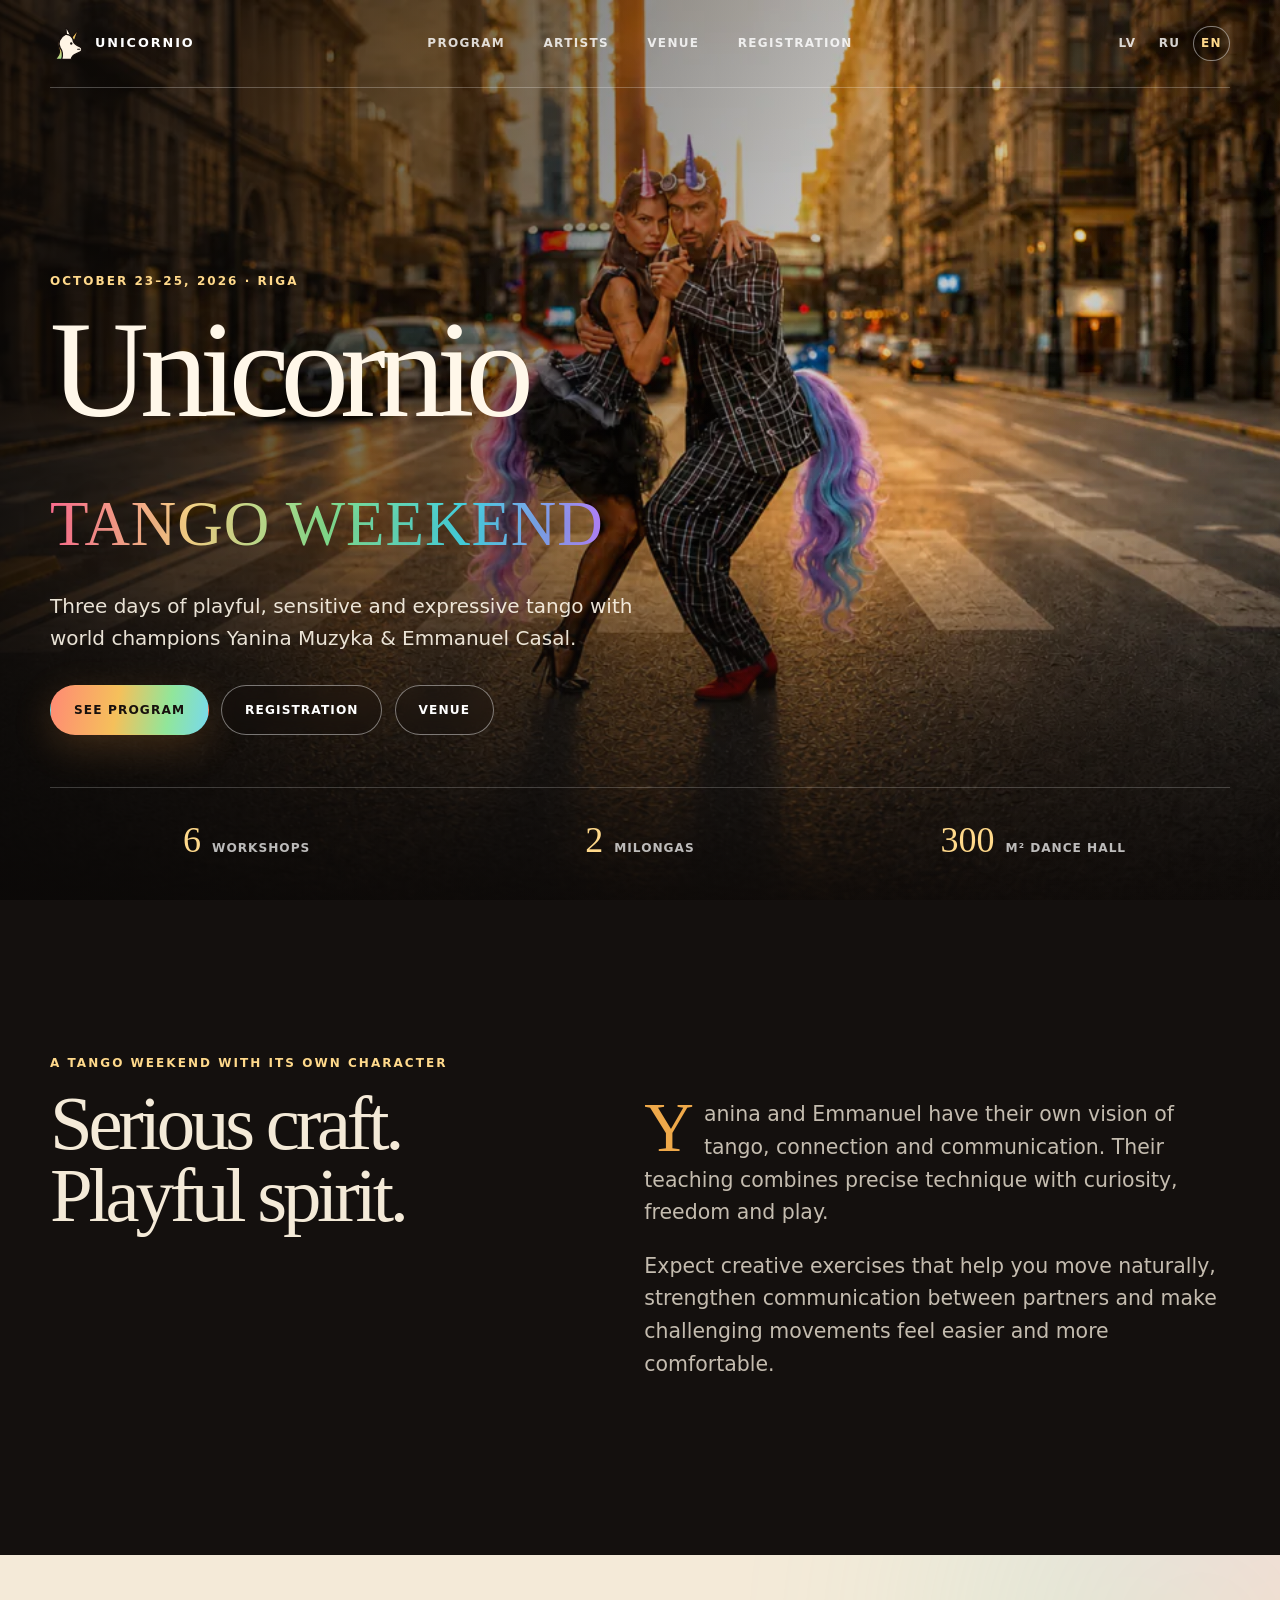
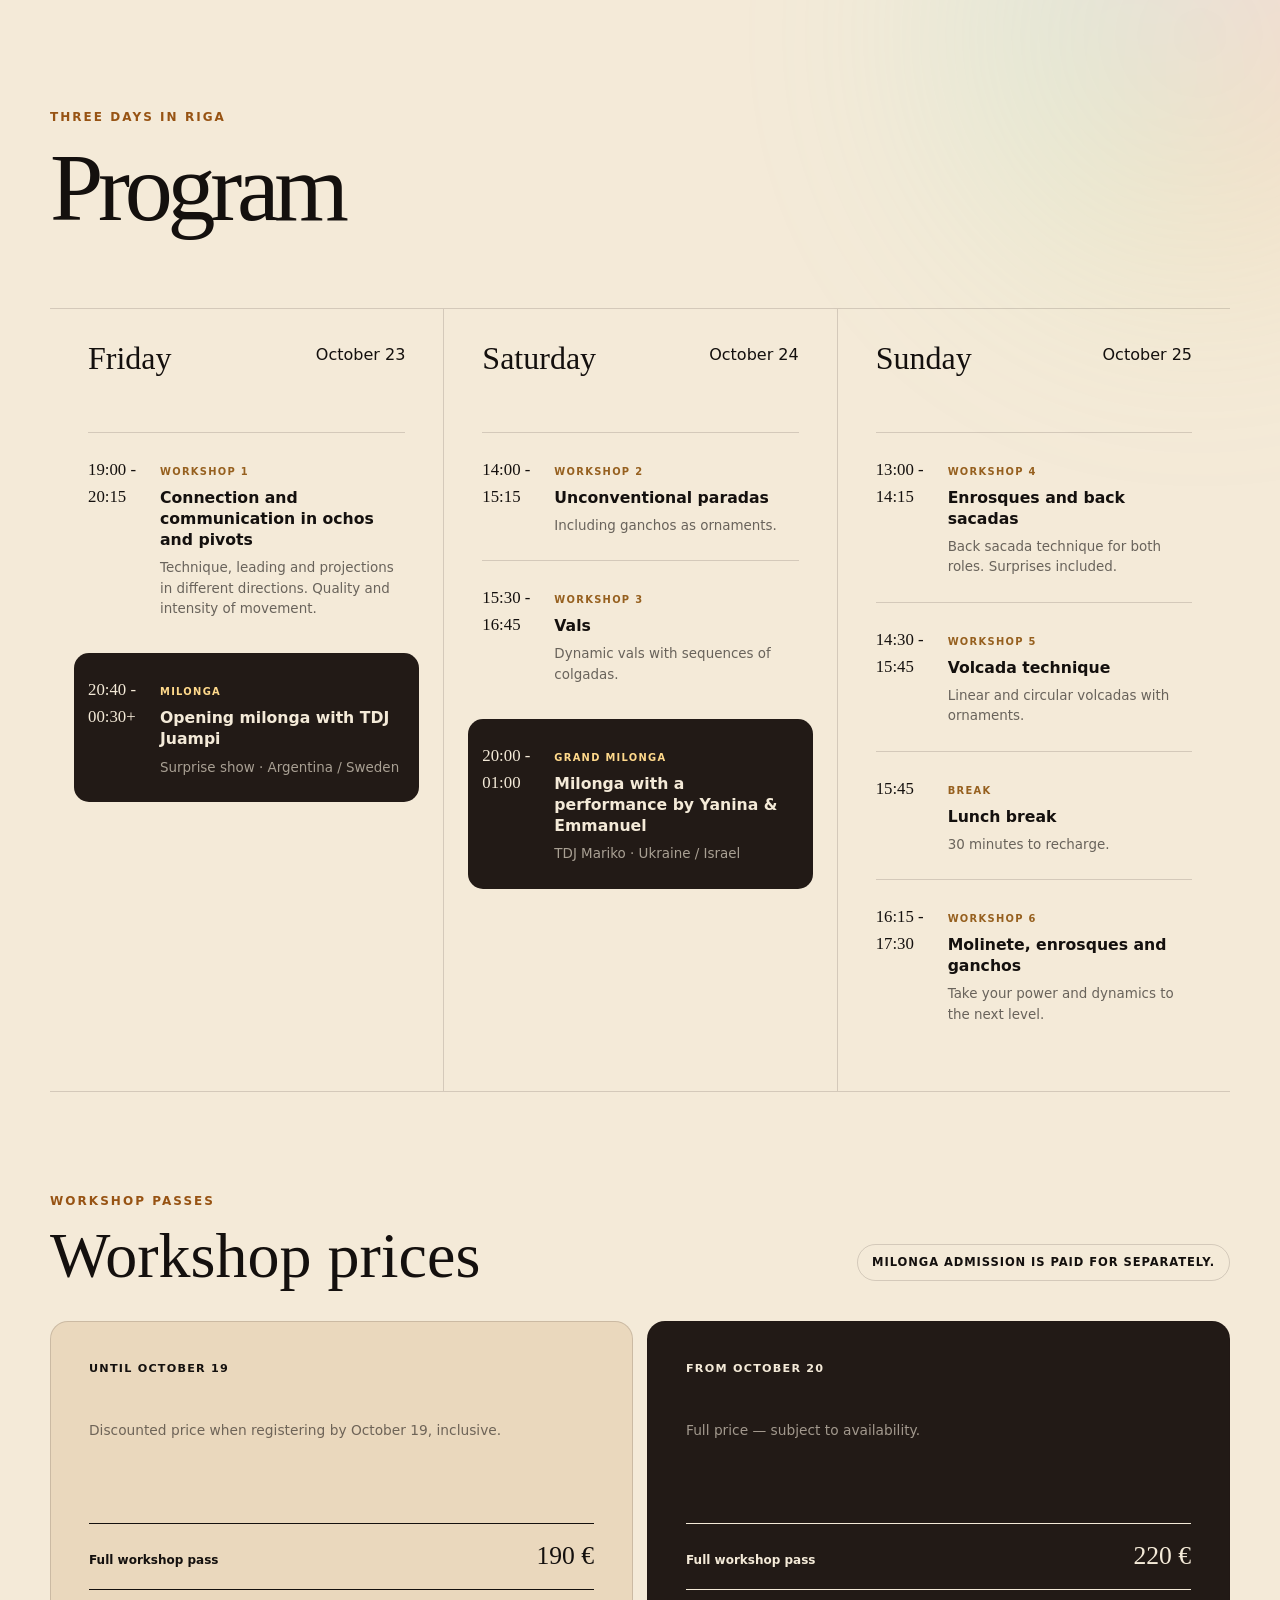
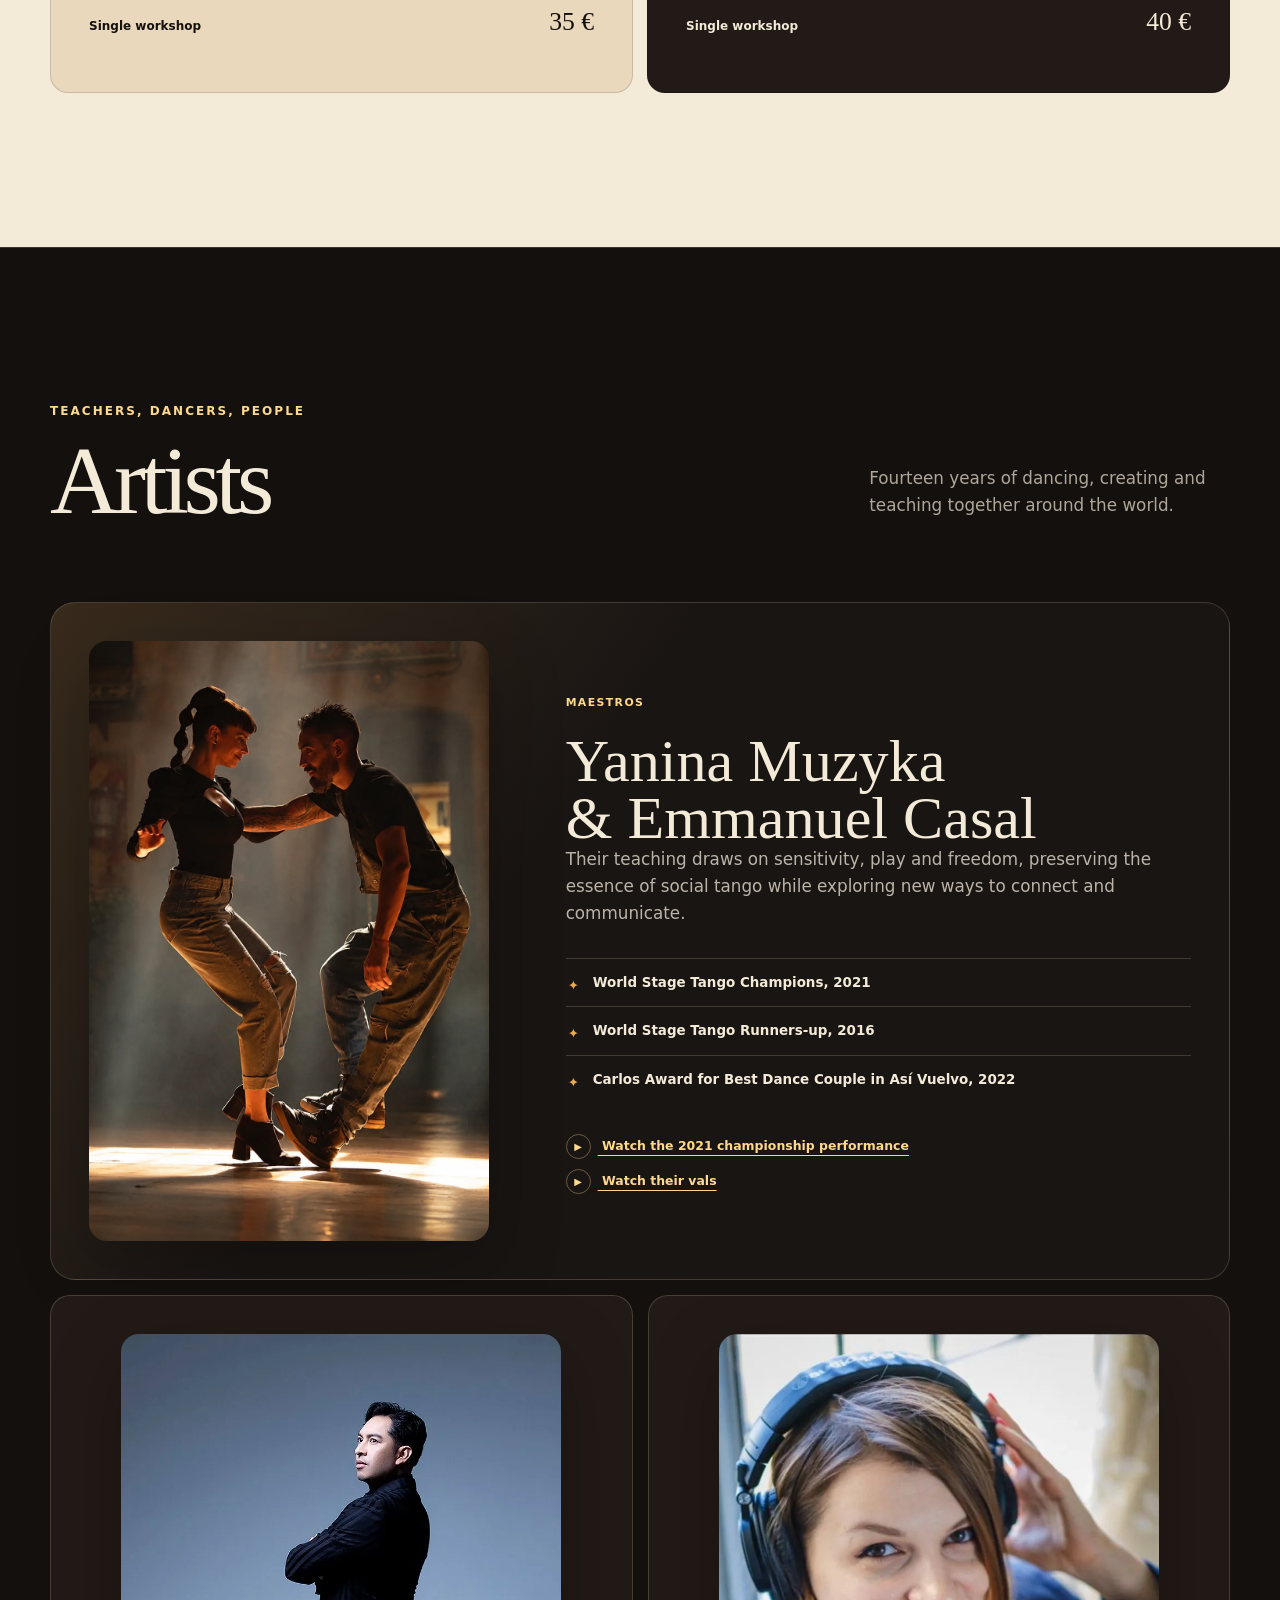
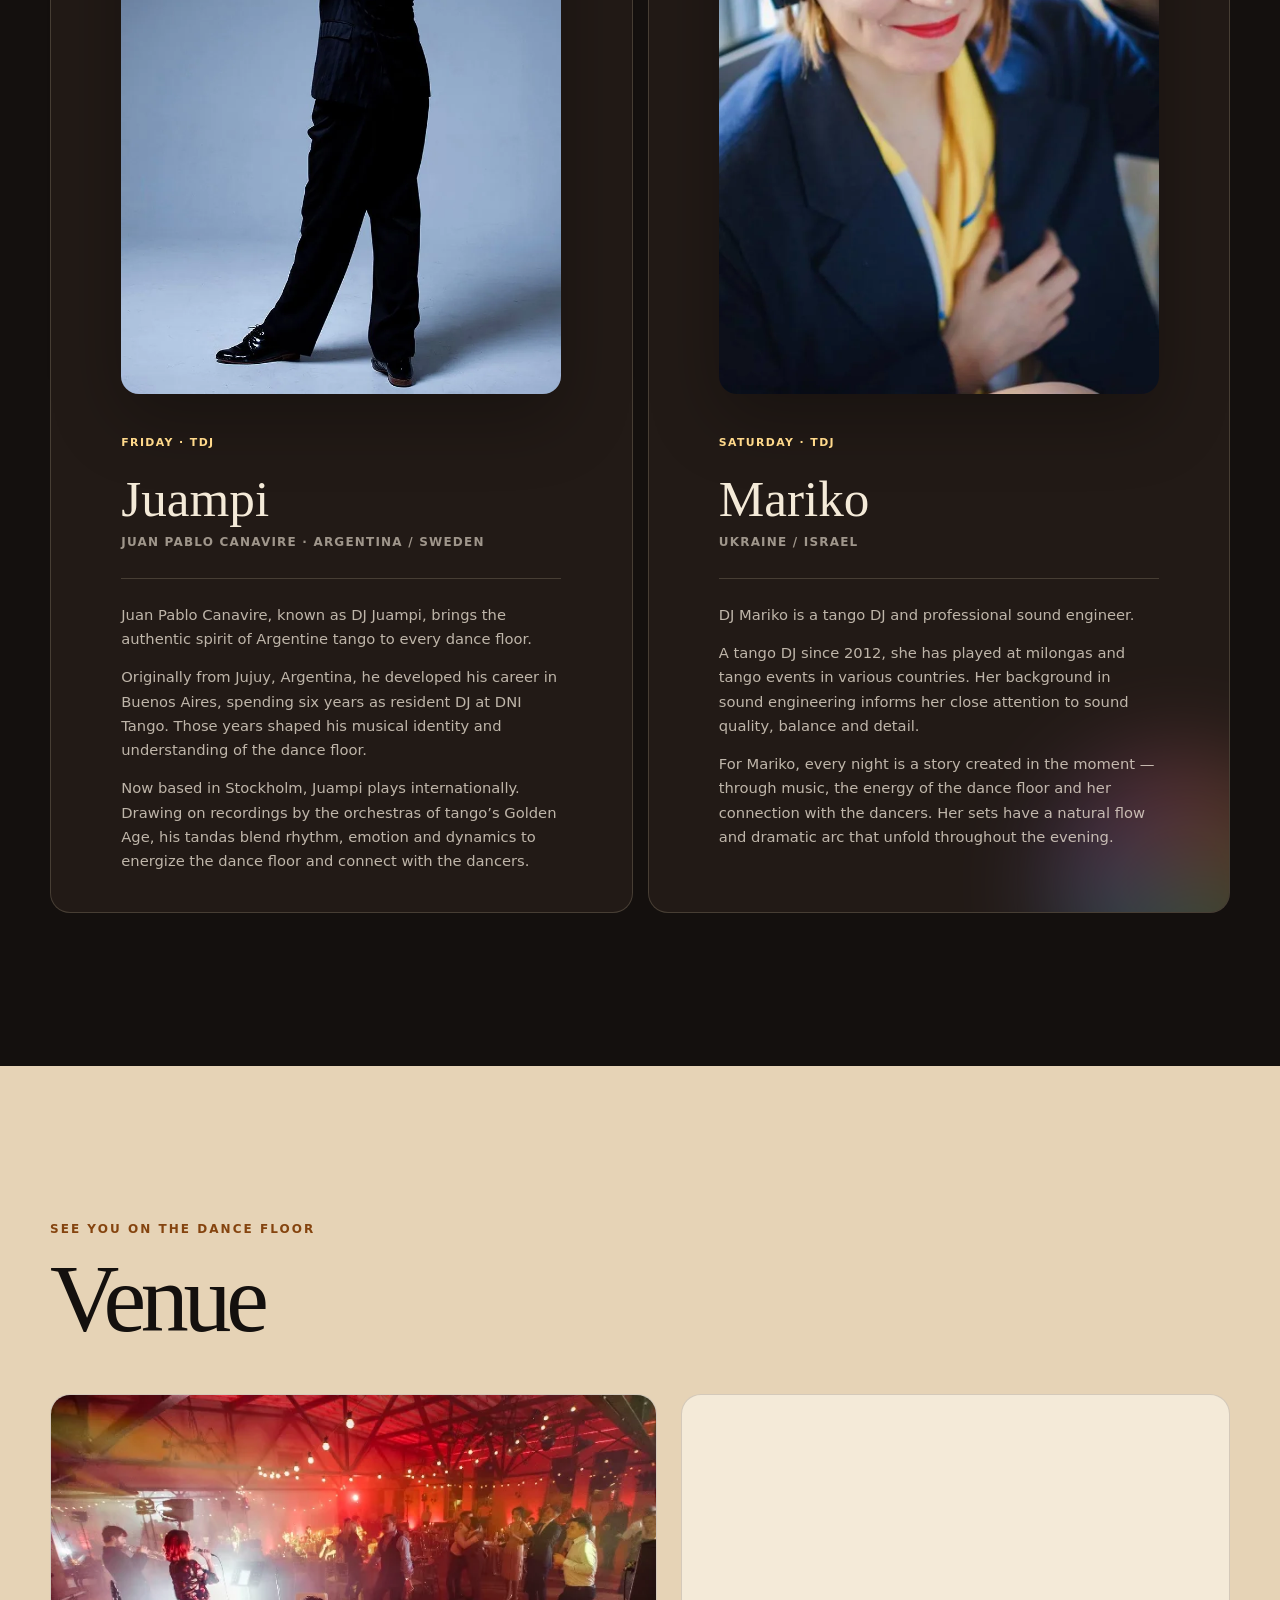
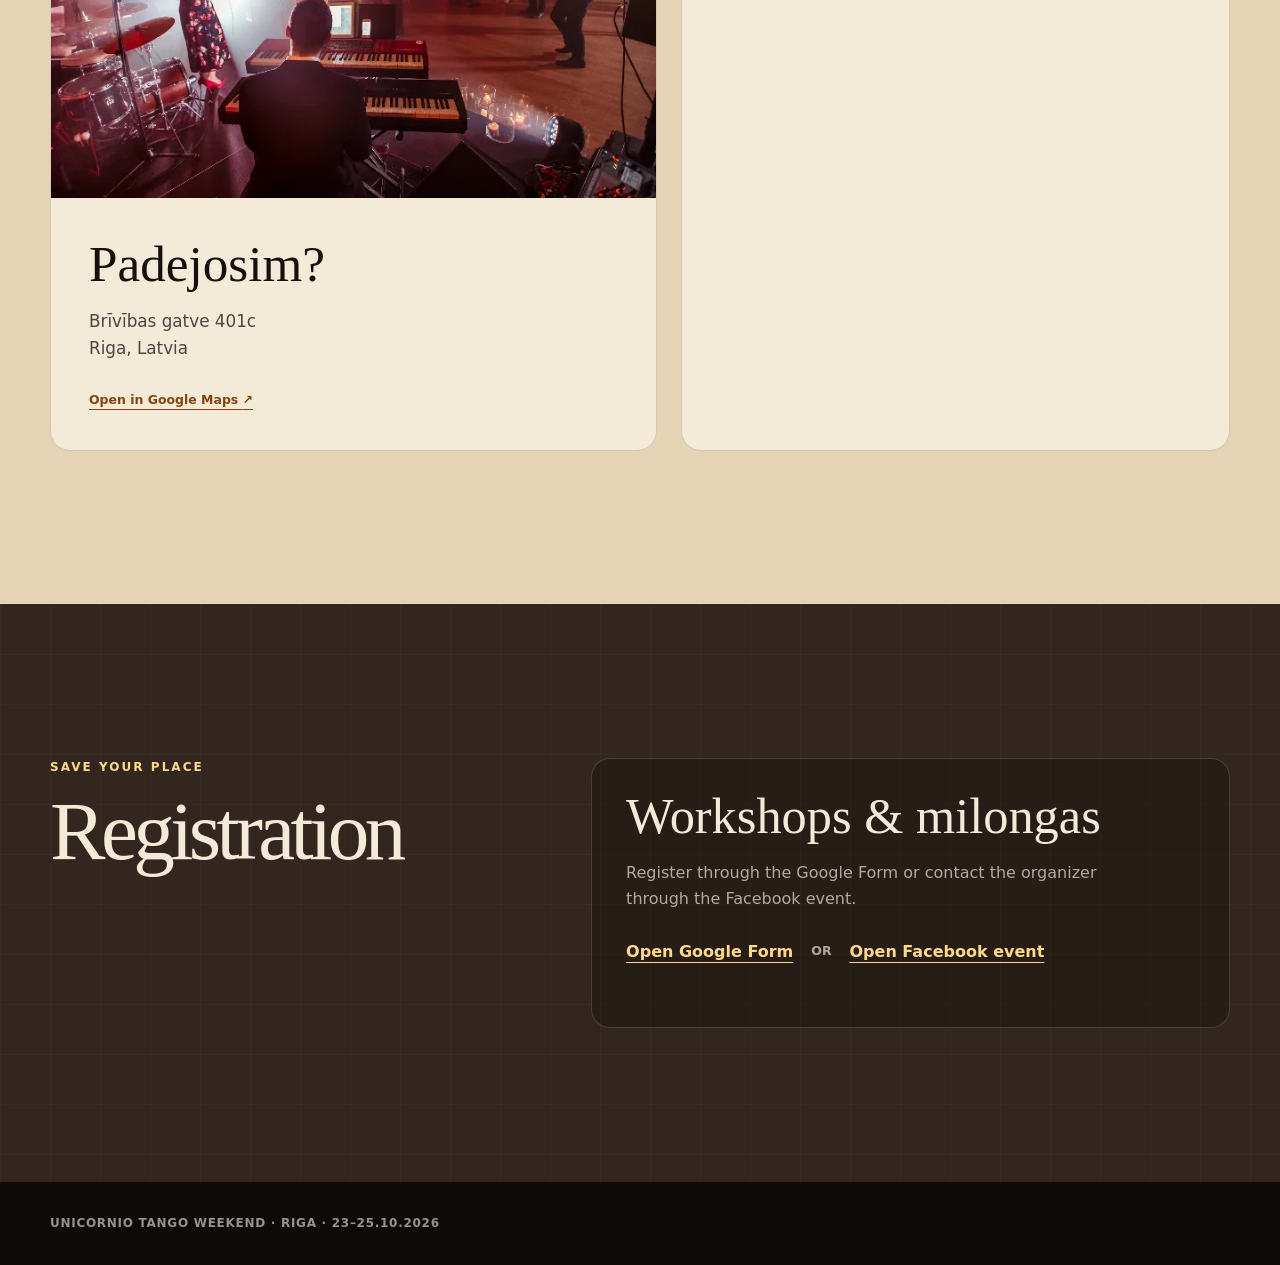
<file: index.html>
<!doctype html>
<html lang="en">
  <head>
    <meta charset="UTF-8" />
    <meta name="viewport" content="width=device-width, initial-scale=1.0" />
    <meta name="theme-color" content="#130f0d" />
    <meta name="description" content="Argentine tango workshops and milongas in Riga, October 23–25, 2026, with Yanina Muzyka and Emmanuel Casal." />
    <link rel="canonical" href="https://tangounicornio.lv/en/" />
    <link rel="alternate" hreflang="lv" href="https://tangounicornio.lv/lv/" />
    <link rel="alternate" hreflang="ru" href="https://tangounicornio.lv/ru/" />
    <link rel="alternate" hreflang="en" href="https://tangounicornio.lv/en/" />
    <link rel="alternate" hreflang="x-default" href="https://tangounicornio.lv/en/" />
    <meta property="og:type" content="website" />
    <meta property="og:title" content="Argentine Tango Weekend in Riga 2026 | Unicornio" />
    <meta property="og:description" content="Six workshops and two milongas — with a surprise show on Friday and a performance by Yanina &amp; Emmanuel on Saturday." />
    <meta property="og:image" content="/assets/unicornio-cover.png" />
    <title>Argentine Tango Weekend in Riga 2026 | Unicornio</title>
    <link rel="icon" href="/assets/favicon.svg" type="image/svg+xml" />
    <link rel="stylesheet" href="/styles.css" />
    <script type="application/ld+json">
{
  "@context": "https://schema.org",
  "@type": "Event",
  "name": "Unicornio Tango Weekend",
  "description": "Argentine tango workshops and milongas in Riga, October 23–25, 2026, with Yanina Muzyka and Emmanuel Casal.",
  "startDate": "2026-10-23T19:00:00+03:00",
  "endDate": "2026-10-25T17:30:00+02:00",
  "eventStatus": "https://schema.org/EventScheduled",
  "eventAttendanceMode": "https://schema.org/OfflineEventAttendanceMode",
  "inLanguage": "en",
  "url": "https://tangounicornio.lv/en/",
  "image": [
    "https://tangounicornio.lv/assets/unicornio-cover-1733.webp"
  ],
  "location": {
    "@type": "Place",
    "name": "Padejosim?",
    "hasMap": "https://www.google.com/maps/search/?api=1&query=Padejosim%3F%2C%20Br%C4%ABv%C4%ABbas%20gatve%20401c%2C%20R%C4%ABga%2C%20Latvia",
    "address": {
      "@type": "PostalAddress",
      "streetAddress": "Brīvības gatve 401c",
      "addressLocality": "Rīga",
      "addressCountry": "LV"
    }
  },
  "performer": [
    {
      "@type": "Person",
      "name": "Yanina Muzyka"
    },
    {
      "@type": "Person",
      "name": "Emmanuel Casal"
    }
  ],
  "offers": [
    {
      "@type": "Offer",
      "name": "Full workshop pass — Until October 19",
      "price": "190",
      "priceCurrency": "EUR",
      "availability": "https://schema.org/InStock",
      "validThrough": "2026-10-19T23:59:59+03:00",
      "url": "https://forms.gle/D3oBQXFUAZPL2CEC7"
    },
    {
      "@type": "Offer",
      "name": "Single workshop — Until October 19",
      "price": "35",
      "priceCurrency": "EUR",
      "availability": "https://schema.org/InStock",
      "validThrough": "2026-10-19T23:59:59+03:00",
      "url": "https://forms.gle/D3oBQXFUAZPL2CEC7"
    },
    {
      "@type": "Offer",
      "name": "Full workshop pass — From October 20",
      "price": "220",
      "priceCurrency": "EUR",
      "availability": "https://schema.org/InStock",
      "validFrom": "2026-10-20T00:00:00+03:00",
      "url": "https://forms.gle/D3oBQXFUAZPL2CEC7"
    },
    {
      "@type": "Offer",
      "name": "Single workshop — From October 20",
      "price": "40",
      "priceCurrency": "EUR",
      "availability": "https://schema.org/InStock",
      "validFrom": "2026-10-20T00:00:00+03:00",
      "url": "https://forms.gle/D3oBQXFUAZPL2CEC7"
    }
  ],
  "sameAs": "https://facebook.com/events/s/unicornio-tango-weekend/2858745324495593/"
}
    </script>
    <script src="/runtime.js" defer></script>
  </head>
  <body data-canonical-copy="en">
    <a class="skip-link" href="#main">Skip to content</a>

    <header class="site-header" id="top">
      <a class="brand" href="#top" aria-label="Unicornio Tango Weekend">
        <img class="brand-mark" src="/assets/favicon.svg" alt="" />
        <span>Unicornio</span>
      </a>

      <nav class="main-nav" aria-label="Main navigation">
        <a href="#program">Program</a>
        <a href="#artists">Artists</a>
        <a href="#venue">Venue</a>
        <a href="#registration">Registration</a>
      </nav>

      <nav class="language-picker" aria-label="Language">
        <a href="/lv/" lang="lv">LV</a>
        <a href="/ru/" lang="ru">RU</a>
        <a href="/en/" lang="en" class="active" aria-current="page">EN</a>
      </nav>
    </header>

    <main id="main">
      <section class="hero" aria-labelledby="hero-title">
        <div class="hero-image-wrap">
          <picture>
            <source
              type="image/webp"
              srcset="
                /assets/unicornio-cover-640.webp 640w,
                /assets/unicornio-cover-1280.webp 1280w,
                /assets/unicornio-cover-1733.webp 1733w
              "
              sizes="100vw"
            />
            <img
              class="hero-image"
              src="/assets/unicornio-cover.png"
              width="1733"
              height="907"
              fetchpriority="high"
              alt="Yanina Muzyka and Emmanuel Casal dancing tango in a Riga street surrounded by unicorn imagery"
            />
          </picture>
          <div class="hero-image-shade" aria-hidden="true"></div>
        </div>

        <div class="hero-content shell">
          <p class="eyebrow">October 23–25, 2026 · Riga</p>
          <h1 id="hero-title">Unicornio<br /><span>Tango Weekend</span></h1>
          <p class="hero-lead">Three days of playful, sensitive and expressive tango with world champions Yanina Muzyka &amp; Emmanuel Casal.</p>
          <div class="hero-actions">
            <a class="button button-primary" href="#program">See program</a>
            <a class="button button-ghost" href="#registration">Registration</a>
            <a class="button button-ghost" href="#venue">Venue</a>
          </div>
        </div>

        <div class="hero-facts shell" aria-label="Event highlights">
          <div><strong>6</strong><span>workshops</span></div>
          <div><strong>2</strong><span>milongas</span></div>
          <div><strong>300</strong><span>m² dance hall</span></div>
        </div>
      </section>

      <section class="intro section shell">
        <div class="section-heading intro-heading">
          <p class="eyebrow">A tango weekend with its own character</p>
          <h2>Serious craft. Playful spirit.</h2>
        </div>
        <div class="intro-copy">
          <p>Yanina and Emmanuel have their own vision of tango, connection and communication. Their teaching combines precise technique with curiosity, freedom and play.</p>
          <p>Expect creative exercises that help you move naturally, strengthen communication between partners and make challenging movements feel easier and more comfortable.</p>
        </div>
      </section>

      <section class="section program-section" id="program">
        <div class="shell">
          <div class="section-heading split-heading">
            <div>
              <p class="eyebrow">Three days in Riga</p>
              <h2>Program</h2>
            </div>
          </div>

          <div class="schedule">
              <article class="day">
                <header class="day-header">
                  <h3>Friday</h3>
                  <time datetime="2026-10-23">October 23</time>
                </header>

                <div class="event-item">
                  <time class="event-time" datetime="2026-10-23T19:00:00+03:00">19:00 - 20:15</time>
                  <div class="event-copy">
                    <span>Workshop 1</span>
                    <h4>Connection and communication in ochos and pivots</h4>
                    <p>Technique, leading and projections in different directions. Quality and intensity of movement.</p>
                  </div>
                </div>
                <div class="event-item milonga">
                  <time class="event-time" datetime="2026-10-23T20:40:00+03:00">20:40 - 00:30+</time>
                  <div class="event-copy">
                    <span>Milonga</span>
                    <h4>Opening milonga with TDJ Juampi</h4>
                    <p>Surprise show · Argentina / Sweden</p>
                  </div>
                </div>
              </article>
              <article class="day">
                <header class="day-header">
                  <h3>Saturday</h3>
                  <time datetime="2026-10-24">October 24</time>
                </header>

                <div class="event-item">
                  <time class="event-time" datetime="2026-10-24T14:00:00+03:00">14:00 - 15:15</time>
                  <div class="event-copy">
                    <span>Workshop 2</span>
                    <h4>Unconventional paradas</h4>
                    <p>Including ganchos as ornaments.</p>
                  </div>
                </div>
                <div class="event-item">
                  <time class="event-time" datetime="2026-10-24T15:30:00+03:00">15:30 - 16:45</time>
                  <div class="event-copy">
                    <span>Workshop 3</span>
                    <h4>Vals</h4>
                    <p>Dynamic vals with sequences of colgadas.</p>
                  </div>
                </div>
                <div class="event-item milonga">
                  <time class="event-time" datetime="2026-10-24T20:00:00+03:00">20:00 - 01:00</time>
                  <div class="event-copy">
                    <span>Grand Milonga</span>
                    <h4>Milonga with a performance by Yanina &amp; Emmanuel</h4>
                    <p>TDJ Mariko · Ukraine / Israel</p>
                  </div>
                </div>
              </article>
              <article class="day">
                <header class="day-header">
                  <h3>Sunday</h3>
                  <time datetime="2026-10-25">October 25</time>
                </header>

                <div class="event-item">
                  <time class="event-time" datetime="2026-10-25T13:00:00+02:00">13:00 - 14:15</time>
                  <div class="event-copy">
                    <span>Workshop 4</span>
                    <h4>Enrosques and back sacadas</h4>
                    <p>Back sacada technique for both roles. Surprises included.</p>
                  </div>
                </div>
                <div class="event-item">
                  <time class="event-time" datetime="2026-10-25T14:30:00+02:00">14:30 - 15:45</time>
                  <div class="event-copy">
                    <span>Workshop 5</span>
                    <h4>Volcada technique</h4>
                    <p>Linear and circular volcadas with ornaments.</p>
                  </div>
                </div>
                <div class="event-item">
                  <time class="event-time" datetime="2026-10-25T15:45:00+02:00">15:45</time>
                  <div class="event-copy">
                    <span>Break</span>
                    <h4>Lunch break</h4>
                    <p>30 minutes to recharge.</p>
                  </div>
                </div>
                <div class="event-item">
                  <time class="event-time" datetime="2026-10-25T16:15:00+02:00">16:15 - 17:30</time>
                  <div class="event-copy">
                    <span>Workshop 6</span>
                    <h4>Molinete, enrosques and ganchos</h4>
                    <p>Take your power and dynamics to the next level.</p>
                  </div>
                </div>
              </article>
          </div>

          <div class="pricing-header">
            <div>
              <p class="eyebrow">Workshop passes</p>
              <h3>Workshop prices</h3>
            </div>
            <p class="notice">Milonga admission is paid for separately.</p>
          </div>
          <div class="pricing-grid">
            <article class="price-card">
              <span class="price-period">Until October 19</span>
              <p>Discounted price when registering by October 19, inclusive.</p>
              <div class="price-row"><span>Full workshop pass</span><strong>190 €</strong></div>
              <div class="price-row"><span>Single workshop</span><strong>35 €</strong></div>
            </article>
            <article class="price-card">
              <span class="price-period">From October 20</span>
              <p>Full price — subject to availability.</p>
              <div class="price-row"><span>Full workshop pass</span><strong>220 €</strong></div>
              <div class="price-row"><span>Single workshop</span><strong>40 €</strong></div>
            </article>
          </div>
        </div>
      </section>

      <section class="section artists-section" id="artists">
        <div class="shell">
          <div class="section-heading split-heading">
            <div>
              <p class="eyebrow">Teachers, dancers, people</p>
              <h2>Artists</h2>
            </div>
            <p>Fourteen years of dancing, creating and teaching together around the world.</p>
          </div>

          <article class="maestros-card">
            <div class="maestros-photo">
              <img src="/assets/yanina-emmanuel-teachers.webp" width="1024" height="1536" loading="lazy" decoding="async" alt="Yanina Muzyka and Emmanuel Casal dancing together" />
            </div>
            <div class="maestros-content">
              <div class="maestros-title">
                <span>Maestros</span>
                <h3>Yanina Muzyka<br />&amp; Emmanuel Casal</h3>
              </div>
              <div class="maestros-copy">
                <p>Their teaching draws on sensitivity, play and freedom, preserving the essence of social tango while exploring new ways to connect and communicate.</p>
                <ul class="achievements">
                  <li>World Stage Tango Champions, 2021</li>
                  <li>World Stage Tango Runners-up, 2016</li>
                  <li>Carlos Award for Best Dance Couple in Así Vuelvo, 2022</li>
                </ul>
                <div class="video-links">
                  <a href="https://youtu.be/jiVx8VYluPM" target="_blank" rel="noreferrer">
                    <span aria-hidden="true">▶</span>
                    <span>Watch the 2021 championship performance</span>
                  </a>
                  <a href="https://www.youtube.com/watch?v=4IIaq4v3_SM" target="_blank" rel="noreferrer">
                    <span aria-hidden="true">▶</span>
                    <span>Watch their vals</span>
                  </a>
                </div>
              </div>
            </div>
          </article>

          <div class="dj-grid">
            <article class="dj-card dj-card-with-photo">
              <div class="dj-photo">
                <img src="/assets/juampi-tdj.webp" width="800" height="1200" loading="lazy" decoding="async" alt="Portrait of Juampi" />
              </div>
              <div class="dj-card-content">
                <span>Friday · TDJ</span>
                <h3>Juampi</h3>
                <p>Juan Pablo Canavire · Argentina / Sweden</p>
                <div class="dj-bio">
                  <p>Juan Pablo Canavire, known as DJ Juampi, brings the authentic spirit of Argentine tango to every dance floor.</p>
                  <p>Originally from Jujuy, Argentina, he developed his career in Buenos Aires, spending six years as resident DJ at DNI Tango. Those years shaped his musical identity and understanding of the dance floor.</p>
                  <p>Now based in Stockholm, Juampi plays internationally. Drawing on recordings by the orchestras of tango’s Golden Age, his tandas blend rhythm, emotion and dynamics to energize the dance floor and connect with the dancers.</p>
                </div>
              </div>
            </article>
            <article class="dj-card dj-card-with-photo rainbow-card">
              <div class="dj-photo">
                <img src="/assets/mariko-tdj.webp" width="800" height="1200" loading="lazy" decoding="async" alt="Portrait of Mariko" />
              </div>
              <div class="dj-card-content">
                <span>Saturday · TDJ</span>
                <h3>Mariko</h3>
                <p>Ukraine / Israel</p>
                <div class="dj-bio">
                  <p>DJ Mariko is a tango DJ and professional sound engineer.</p>
                  <p>A tango DJ since 2012, she has played at milongas and tango events in various countries. Her background in sound engineering informs her close attention to sound quality, balance and detail.</p>
                  <p>For Mariko, every night is a story created in the moment — through music, the energy of the dance floor and her connection with the dancers. Her sets have a natural flow and dramatic arc that unfold throughout the evening.</p>
                </div>
              </div>
            </article>
          </div>
        </div>
      </section>

      <section class="section venue-section" id="venue" aria-labelledby="venue-title">
        <div class="shell">
          <div class="section-heading">
            <p class="eyebrow">See you on the dance floor</p>
            <h2 id="venue-title">Venue</h2>
          </div>

          <div class="venue-grid">
            <article class="venue-card">
              <img class="venue-photo" src="/assets/padejosim-venue.webp" width="680" height="453" loading="lazy" decoding="async" alt="An evening of dancing and live music at Padejosim?" />
              <div class="venue-details">
                <h3>Padejosim?</h3>
                <p class="venue-address">Brīvības gatve 401c<br />Riga, Latvia</p>
                <a class="text-link" href="https://www.google.com/maps/search/?api=1&amp;query=Padejosim%3F%2C%20Br%C4%ABv%C4%ABbas%20gatve%20401c%2C%20R%C4%ABga%2C%20Latvia" target="_blank" rel="noreferrer">Open in Google Maps <span aria-hidden="true">↗</span></a>
              </div>
            </article>
            <div class="venue-map">
              <iframe src="https://www.google.com/maps?q=Padejosim%3F%2C%20Br%C4%ABv%C4%ABbas%20gatve%20401c%2C%20R%C4%ABga%2C%20Latvia&amp;z=16&amp;output=embed&amp;hl=en" width="600" height="450" loading="lazy" referrerpolicy="no-referrer-when-downgrade" title="Map: Padejosim?, Brīvības gatve 401c, Riga" allowfullscreen></iframe>
            </div>
          </div>
        </div>
      </section>

      <section class="section registration-section" id="registration">
        <div class="shell registration-shell">
          <div class="section-heading">
            <p class="eyebrow">Save your place</p>
            <h2>Registration</h2>
          </div>

          <div class="registration-grid">
            <article class="registration-card">
              <h3>Workshops &amp; milongas</h3>
              <p>Register through the Google Form or contact the organizer through the Facebook event.</p>
              <div class="registration-actions">
                <a class="text-link" href="https://forms.gle/D3oBQXFUAZPL2CEC7" target="_blank" rel="noreferrer">
                  <span>Open Google Form</span>
                </a>
                <span class="registration-or">or</span>
                <a class="text-link" href="https://facebook.com/events/s/unicornio-tango-weekend/2858745324495593/" target="_blank" rel="noreferrer">Open Facebook event</a>
              </div>
            </article>
          </div>
        </div>
      </section>
    </main>

    <footer class="site-footer">
      <div class="shell footer-inner">
        <p>Unicornio Tango Weekend · Riga · 23–25.10.2026</p>
      </div>
    </footer>

    <a class="back-to-top" id="back-to-top" href="#top" aria-hidden="true" tabindex="-1">Back to top ↑</a>
    <div class="scroll-unicorn" aria-hidden="true">
      <div class="scroll-unicorn-racer">
        <span class="unicorn-trail"></span>
        <svg xmlns="http://www.w3.org/2000/svg" viewBox="0 0 160 112" aria-hidden="true" focusable="false">
  <defs>
    <linearGradient id="scroll-unicorn-rainbow" x1="0%" y1="0%" x2="100%" y2="100%">
      <stop offset="0" stop-color="#ff8a74" />
      <stop offset="0.42" stop-color="#f5c05b" />
      <stop offset="0.74" stop-color="#91e69a" />
      <stop offset="1" stop-color="#78d9ee" />
    </linearGradient>
  </defs>
  <g class="unicorn-gallop" stroke="#17100d" stroke-width="2.5" stroke-linecap="round" stroke-linejoin="round">
    <g class="unicorn-tail">
      <path d="M42 54C26 43 16 52 8 45c1 14 14 17 20 15-7 10-14 13-24 12 9 11 25 11 33 1 5-7 7-13 5-19Z" fill="url(#scroll-unicorn-rainbow)" />
      <path d="M12 71c10-1 16-7 20-13" fill="none" stroke-width="1.5" />
    </g>
    <g class="unicorn-leg unicorn-leg--rear-far">
      <path d="M49 66c8 3 13 9 14 15l-4 15 3 5h-9l-3-6 5-13-13-9Z" fill="#e5d9c8" />
      <path d="m52 95 7 1 3 5h-9Z" fill="#17100d" />
    </g>
    <g class="unicorn-leg unicorn-leg--front-far">
      <path d="M100 65c7 1 12 8 11 15l-12 11-2 8h-9l4-12 10-11-7-7Z" fill="#e5d9c8" />
      <path d="m90 94 8 1-1 4h-9Z" fill="#17100d" />
    </g>
    <g class="unicorn-body">
      <path d="M107 14C96 18 91 29 96 40c3 8-2 13-7 19h23c2-8 0-16-5-22-5-8-5-15 3-21Z" fill="url(#scroll-unicorn-rainbow)" />
      <path d="m109 18-1-13c0-2 2-2 3 0l7 13Z" fill="#fff5e5" />
      <path d="m118 21 13-17-7 22Z" fill="url(#scroll-unicorn-rainbow)" />
      <path d="M108 14c8-1 13 5 14 13 1 4 5 7 12 10 5 2 5 7 1 10l-9 4c-6 2-9 6-11 12-2 8-6 15-15 16-14 1-29-3-44 0-14 4-24-5-21-18 2-11 13-16 26-14l28 3c3-7 6-10 8-12-5-8-1-19 11-24Z" fill="#fff5e5" />
      <path d="M45 54c7-4 15-4 23-2M106 52c-3 5-4 9-3 14" fill="none" stroke="#dcc9ad" stroke-width="2" />
      <circle cx="118" cy="30" r="2.2" fill="#17100d" stroke="none" />
      <path d="M130 41h4" fill="none" stroke-width="2" />
      <path d="m119 19 7-9" fill="none" stroke="#fff5e5" stroke-width="1.5" />
      <path d="m110 10 3 7" fill="none" stroke="#e3b3a9" stroke-width="1.5" />
    </g>
    <g class="unicorn-leg unicorn-leg--rear-near">
      <path d="M48 67c1 7-3 11-9 15l-11 8h-9l3-6 13-10 4-9Z" fill="#fff5e5" />
      <path d="m21 85 8 1-1 4h-9Z" fill="#17100d" />
      <path d="M40 74c2-1 4-1 6-1" fill="none" stroke="#dcc9ad" stroke-width="1.5" />
    </g>
    <g class="unicorn-leg unicorn-leg--front-near">
      <path d="M106 65c5 3 6 9 11 14l12 6 4 6h-10l-12-7c-7-4-10-9-11-16Z" fill="#fff5e5" />
      <path d="m125 85 4 0 4 6h-10Z" fill="#17100d" />
      <path d="M106 72c1 3 3 6 5 8" fill="none" stroke="#dcc9ad" stroke-width="1.5" />
    </g>
  </g>
</svg>
      </div>
    </div>
  </body>
</html>
</file>
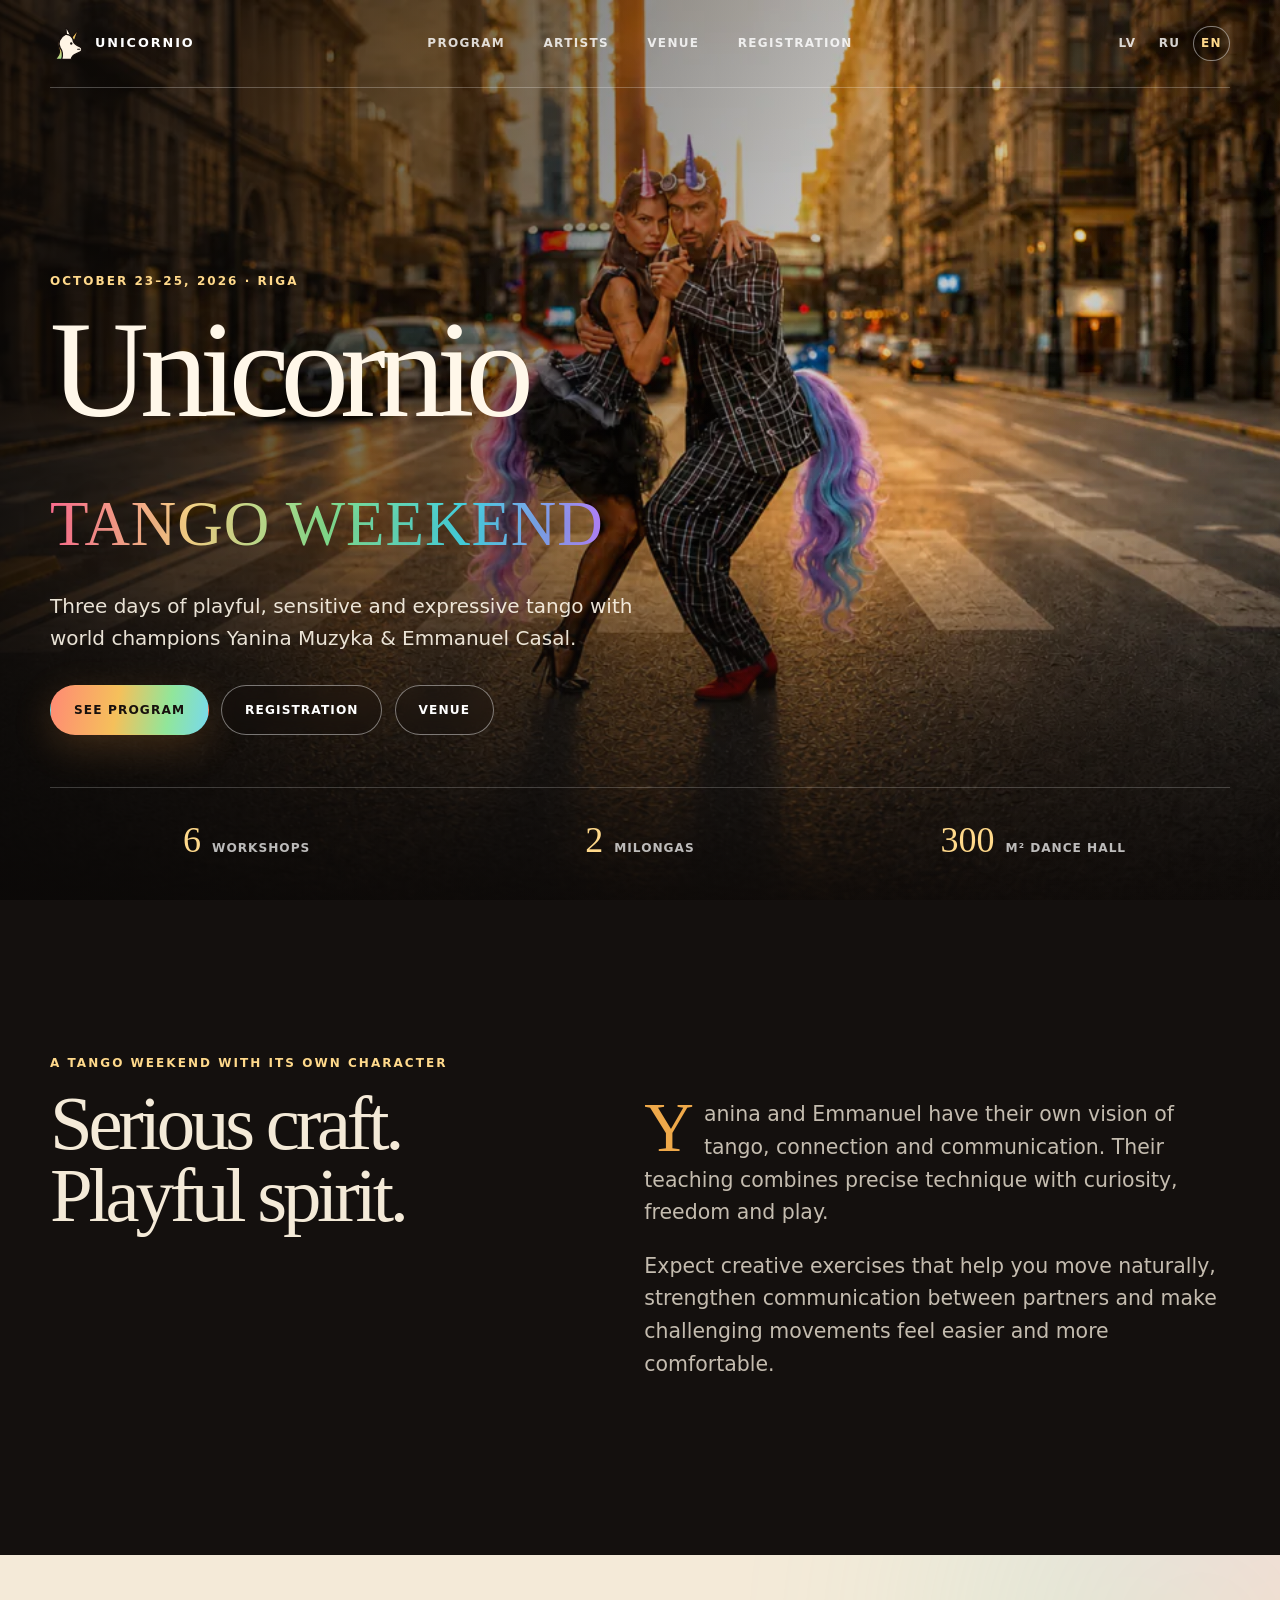
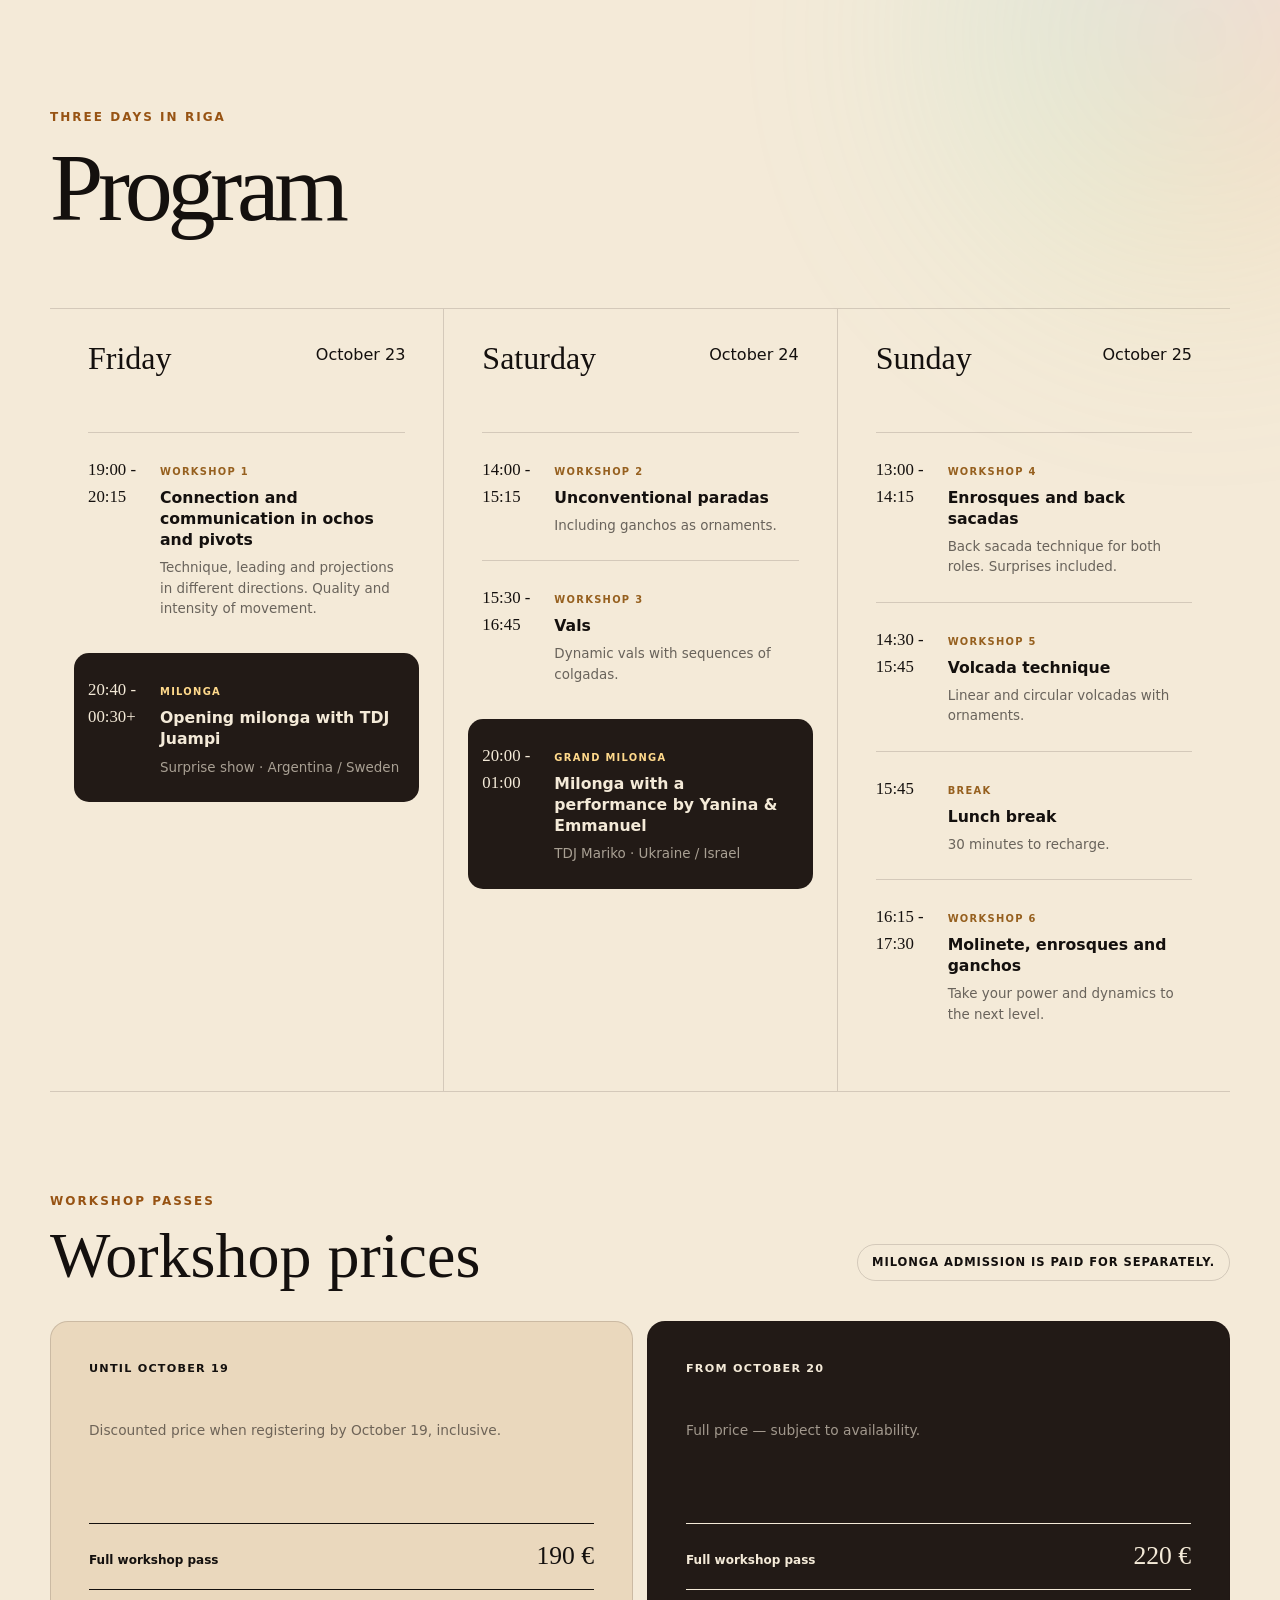
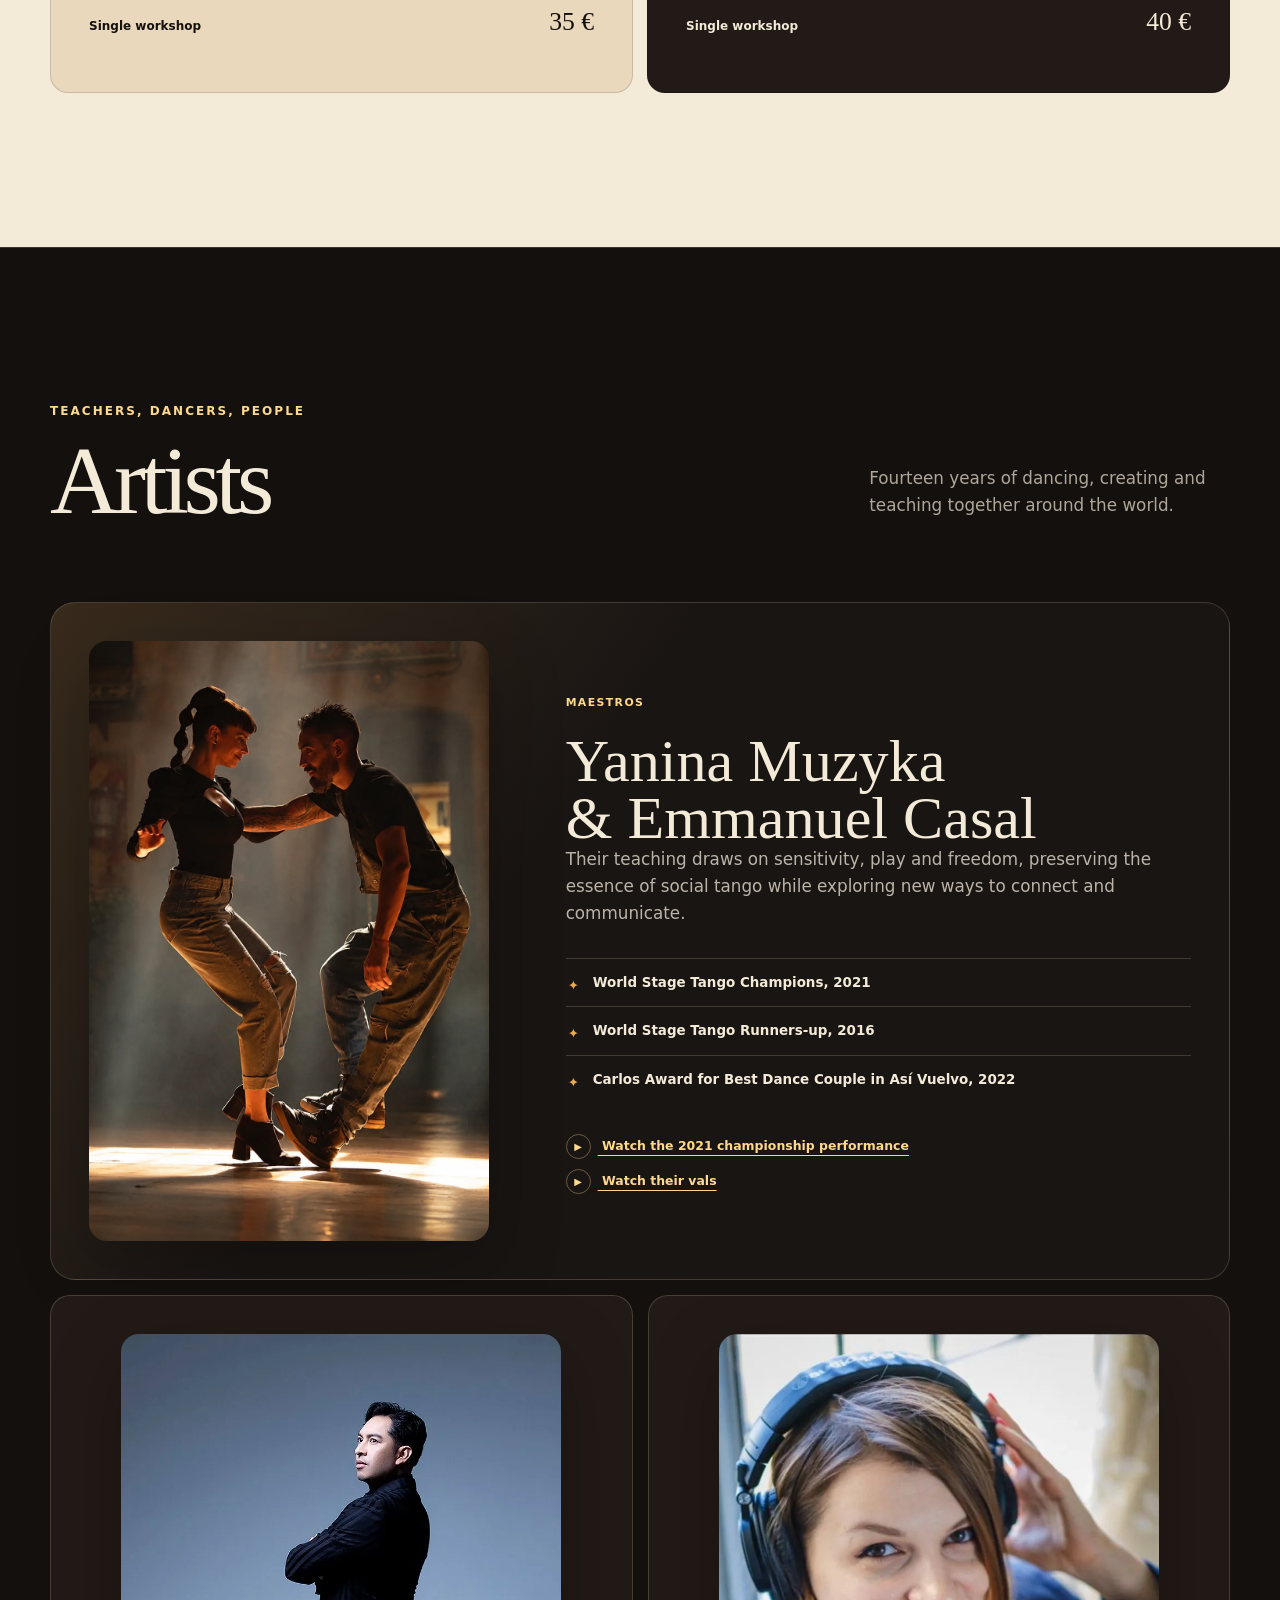
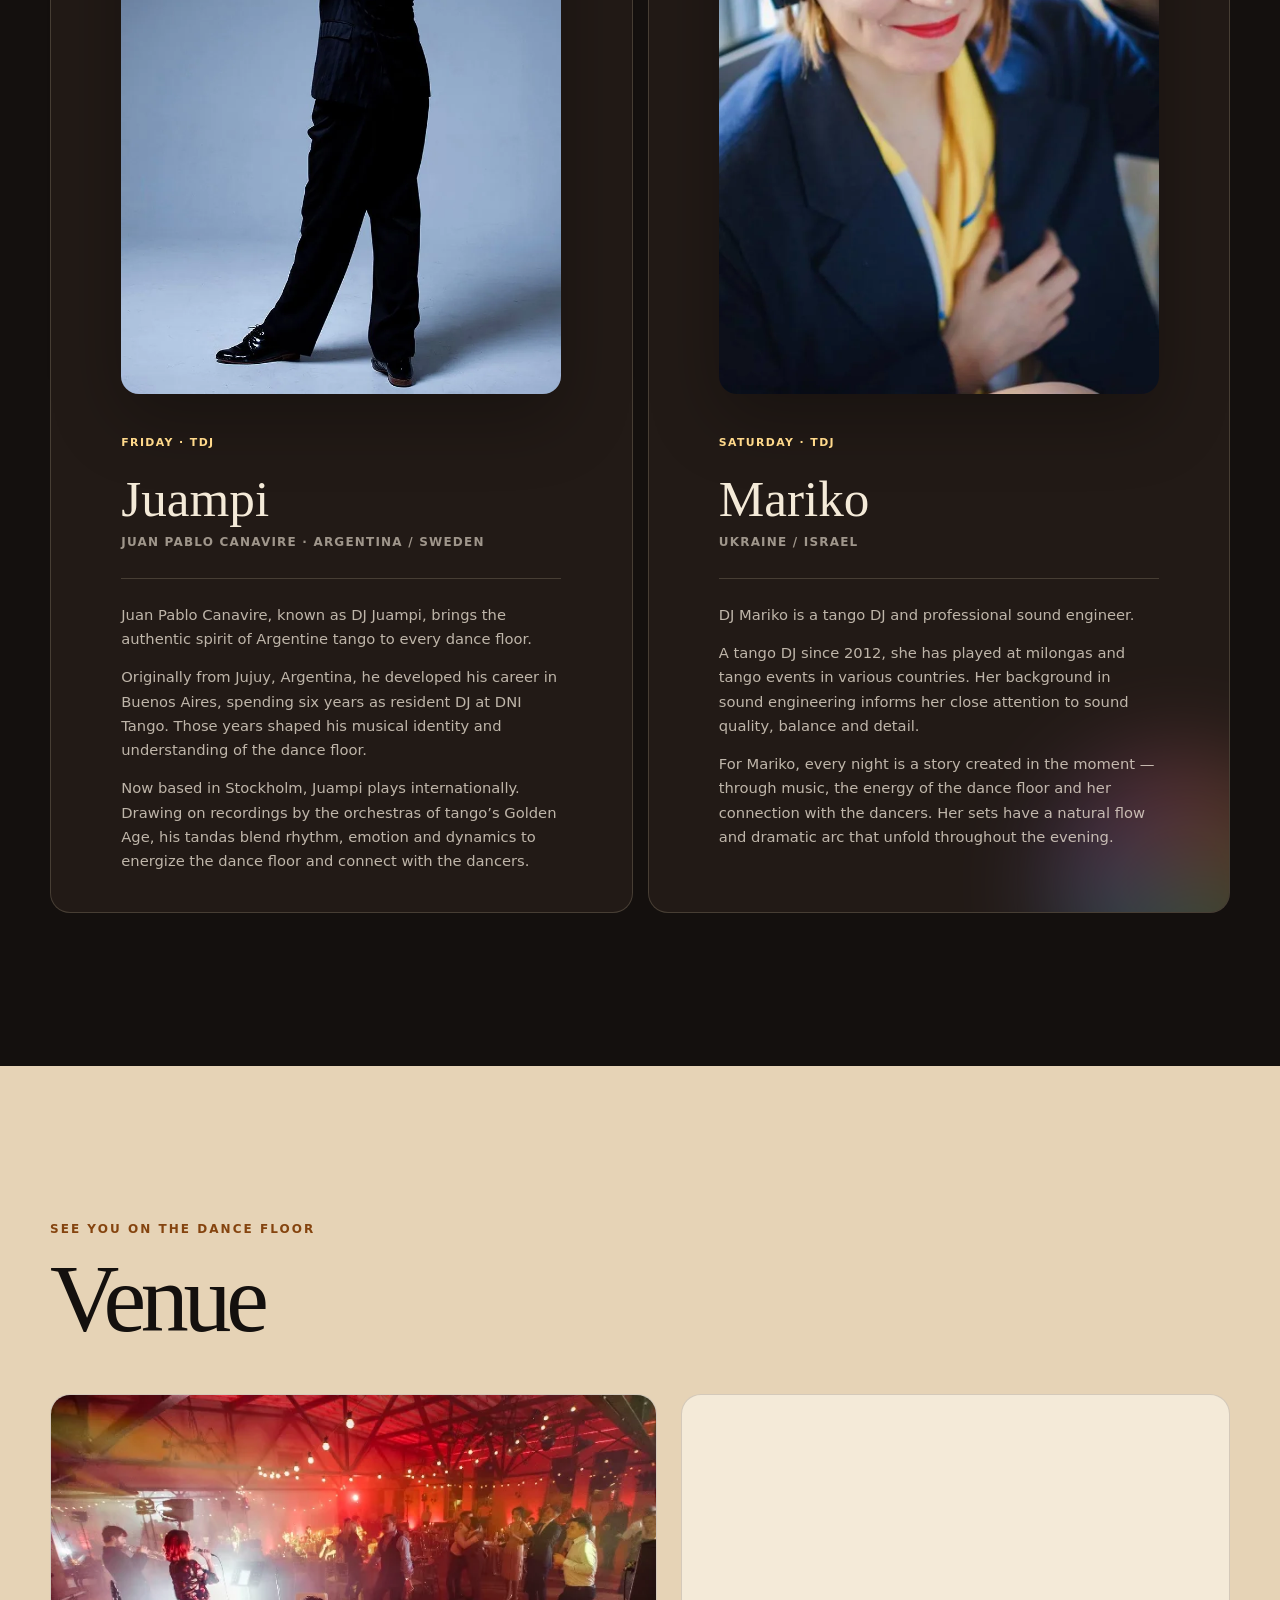
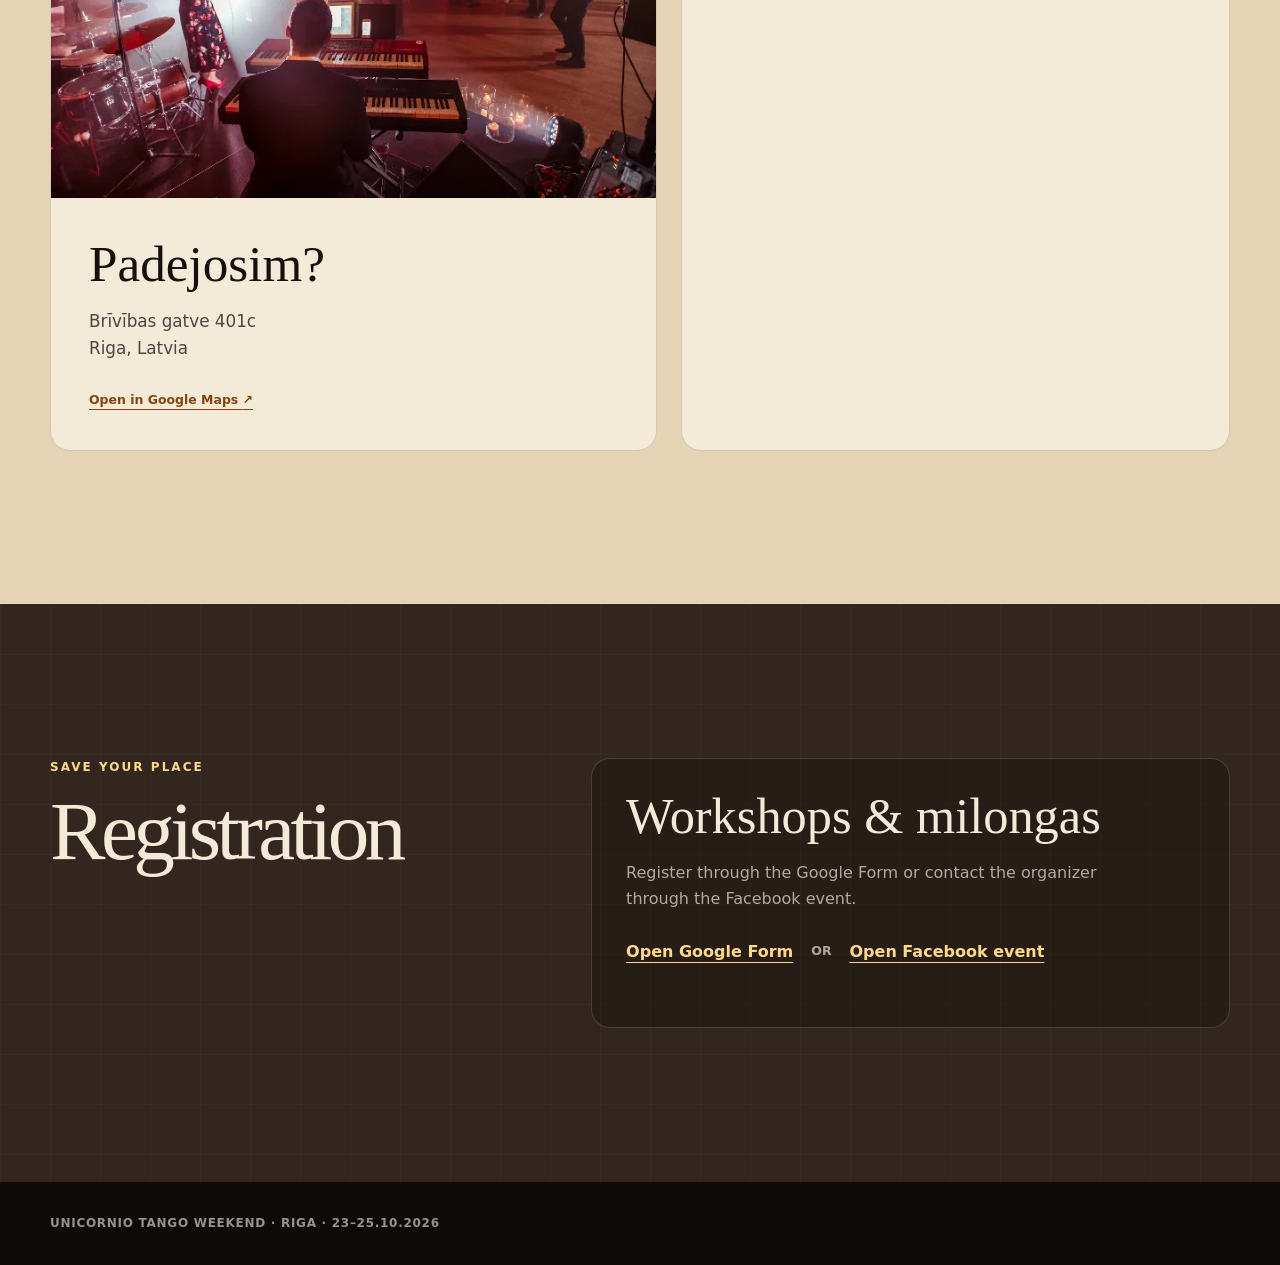
<file: en/index.html>
<!doctype html>
<html lang="en">
  <head>
    <meta charset="UTF-8" />
    <meta name="viewport" content="width=device-width, initial-scale=1.0" />
    <meta name="theme-color" content="#130f0d" />
    <meta name="description" content="Argentine tango workshops and milongas in Riga, October 23–25, 2026, with Yanina Muzyka and Emmanuel Casal." />
    <link rel="canonical" href="https://tangounicornio.lv/en/" />
    <link rel="alternate" hreflang="lv" href="https://tangounicornio.lv/lv/" />
    <link rel="alternate" hreflang="ru" href="https://tangounicornio.lv/ru/" />
    <link rel="alternate" hreflang="en" href="https://tangounicornio.lv/en/" />
    <link rel="alternate" hreflang="x-default" href="https://tangounicornio.lv/en/" />
    <meta property="og:type" content="website" />
    <meta property="og:title" content="Argentine Tango Weekend in Riga 2026 | Unicornio" />
    <meta property="og:description" content="Six workshops and two milongas — with a surprise show on Friday and a performance by Yanina &amp; Emmanuel on Saturday." />
    <meta property="og:image" content="/assets/unicornio-cover.png" />
    <title>Argentine Tango Weekend in Riga 2026 | Unicornio</title>
    <link rel="icon" href="/assets/favicon.svg" type="image/svg+xml" />
    <link rel="stylesheet" href="/styles.css" />
    <script type="application/ld+json">
{
  "@context": "https://schema.org",
  "@type": "Event",
  "name": "Unicornio Tango Weekend",
  "description": "Argentine tango workshops and milongas in Riga, October 23–25, 2026, with Yanina Muzyka and Emmanuel Casal.",
  "startDate": "2026-10-23T19:00:00+03:00",
  "endDate": "2026-10-25T17:30:00+02:00",
  "eventStatus": "https://schema.org/EventScheduled",
  "eventAttendanceMode": "https://schema.org/OfflineEventAttendanceMode",
  "inLanguage": "en",
  "url": "https://tangounicornio.lv/en/",
  "image": [
    "https://tangounicornio.lv/assets/unicornio-cover-1733.webp"
  ],
  "location": {
    "@type": "Place",
    "name": "Padejosim?",
    "hasMap": "https://www.google.com/maps/search/?api=1&query=Padejosim%3F%2C%20Br%C4%ABv%C4%ABbas%20gatve%20401c%2C%20R%C4%ABga%2C%20Latvia",
    "address": {
      "@type": "PostalAddress",
      "streetAddress": "Brīvības gatve 401c",
      "addressLocality": "Rīga",
      "addressCountry": "LV"
    }
  },
  "performer": [
    {
      "@type": "Person",
      "name": "Yanina Muzyka"
    },
    {
      "@type": "Person",
      "name": "Emmanuel Casal"
    }
  ],
  "offers": [
    {
      "@type": "Offer",
      "name": "Full workshop pass — Until October 19",
      "price": "190",
      "priceCurrency": "EUR",
      "availability": "https://schema.org/InStock",
      "validThrough": "2026-10-19T23:59:59+03:00",
      "url": "https://forms.gle/D3oBQXFUAZPL2CEC7"
    },
    {
      "@type": "Offer",
      "name": "Single workshop — Until October 19",
      "price": "35",
      "priceCurrency": "EUR",
      "availability": "https://schema.org/InStock",
      "validThrough": "2026-10-19T23:59:59+03:00",
      "url": "https://forms.gle/D3oBQXFUAZPL2CEC7"
    },
    {
      "@type": "Offer",
      "name": "Full workshop pass — From October 20",
      "price": "220",
      "priceCurrency": "EUR",
      "availability": "https://schema.org/InStock",
      "validFrom": "2026-10-20T00:00:00+03:00",
      "url": "https://forms.gle/D3oBQXFUAZPL2CEC7"
    },
    {
      "@type": "Offer",
      "name": "Single workshop — From October 20",
      "price": "40",
      "priceCurrency": "EUR",
      "availability": "https://schema.org/InStock",
      "validFrom": "2026-10-20T00:00:00+03:00",
      "url": "https://forms.gle/D3oBQXFUAZPL2CEC7"
    }
  ],
  "sameAs": "https://facebook.com/events/s/unicornio-tango-weekend/2858745324495593/"
}
    </script>
    <script src="/runtime.js" defer></script>
  </head>
  <body>
    <a class="skip-link" href="#main">Skip to content</a>

    <header class="site-header" id="top">
      <a class="brand" href="#top" aria-label="Unicornio Tango Weekend">
        <img class="brand-mark" src="/assets/favicon.svg" alt="" />
        <span>Unicornio</span>
      </a>

      <nav class="main-nav" aria-label="Main navigation">
        <a href="#program">Program</a>
        <a href="#artists">Artists</a>
        <a href="#venue">Venue</a>
        <a href="#registration">Registration</a>
      </nav>

      <nav class="language-picker" aria-label="Language">
        <a href="/lv/" lang="lv">LV</a>
        <a href="/ru/" lang="ru">RU</a>
        <a href="/en/" lang="en" class="active" aria-current="page">EN</a>
      </nav>
    </header>

    <main id="main">
      <section class="hero" aria-labelledby="hero-title">
        <div class="hero-image-wrap">
          <picture>
            <source
              type="image/webp"
              srcset="
                /assets/unicornio-cover-640.webp 640w,
                /assets/unicornio-cover-1280.webp 1280w,
                /assets/unicornio-cover-1733.webp 1733w
              "
              sizes="100vw"
            />
            <img
              class="hero-image"
              src="/assets/unicornio-cover.png"
              width="1733"
              height="907"
              fetchpriority="high"
              alt="Yanina Muzyka and Emmanuel Casal dancing tango in a Riga street surrounded by unicorn imagery"
            />
          </picture>
          <div class="hero-image-shade" aria-hidden="true"></div>
        </div>

        <div class="hero-content shell">
          <p class="eyebrow">October 23–25, 2026 · Riga</p>
          <h1 id="hero-title">Unicornio<br /><span>Tango Weekend</span></h1>
          <p class="hero-lead">Three days of playful, sensitive and expressive tango with world champions Yanina Muzyka &amp; Emmanuel Casal.</p>
          <div class="hero-actions">
            <a class="button button-primary" href="#program">See program</a>
            <a class="button button-ghost" href="#registration">Registration</a>
            <a class="button button-ghost" href="#venue">Venue</a>
          </div>
        </div>

        <div class="hero-facts shell" aria-label="Event highlights">
          <div><strong>6</strong><span>workshops</span></div>
          <div><strong>2</strong><span>milongas</span></div>
          <div><strong>300</strong><span>m² dance hall</span></div>
        </div>
      </section>

      <section class="intro section shell">
        <div class="section-heading intro-heading">
          <p class="eyebrow">A tango weekend with its own character</p>
          <h2>Serious craft. Playful spirit.</h2>
        </div>
        <div class="intro-copy">
          <p>Yanina and Emmanuel have their own vision of tango, connection and communication. Their teaching combines precise technique with curiosity, freedom and play.</p>
          <p>Expect creative exercises that help you move naturally, strengthen communication between partners and make challenging movements feel easier and more comfortable.</p>
        </div>
      </section>

      <section class="section program-section" id="program">
        <div class="shell">
          <div class="section-heading split-heading">
            <div>
              <p class="eyebrow">Three days in Riga</p>
              <h2>Program</h2>
            </div>
          </div>

          <div class="schedule">
              <article class="day">
                <header class="day-header">
                  <h3>Friday</h3>
                  <time datetime="2026-10-23">October 23</time>
                </header>

                <div class="event-item">
                  <time class="event-time" datetime="2026-10-23T19:00:00+03:00">19:00 - 20:15</time>
                  <div class="event-copy">
                    <span>Workshop 1</span>
                    <h4>Connection and communication in ochos and pivots</h4>
                    <p>Technique, leading and projections in different directions. Quality and intensity of movement.</p>
                  </div>
                </div>
                <div class="event-item milonga">
                  <time class="event-time" datetime="2026-10-23T20:40:00+03:00">20:40 - 00:30+</time>
                  <div class="event-copy">
                    <span>Milonga</span>
                    <h4>Opening milonga with TDJ Juampi</h4>
                    <p>Surprise show · Argentina / Sweden</p>
                  </div>
                </div>
              </article>
              <article class="day">
                <header class="day-header">
                  <h3>Saturday</h3>
                  <time datetime="2026-10-24">October 24</time>
                </header>

                <div class="event-item">
                  <time class="event-time" datetime="2026-10-24T14:00:00+03:00">14:00 - 15:15</time>
                  <div class="event-copy">
                    <span>Workshop 2</span>
                    <h4>Unconventional paradas</h4>
                    <p>Including ganchos as ornaments.</p>
                  </div>
                </div>
                <div class="event-item">
                  <time class="event-time" datetime="2026-10-24T15:30:00+03:00">15:30 - 16:45</time>
                  <div class="event-copy">
                    <span>Workshop 3</span>
                    <h4>Vals</h4>
                    <p>Dynamic vals with sequences of colgadas.</p>
                  </div>
                </div>
                <div class="event-item milonga">
                  <time class="event-time" datetime="2026-10-24T20:00:00+03:00">20:00 - 01:00</time>
                  <div class="event-copy">
                    <span>Grand Milonga</span>
                    <h4>Milonga with a performance by Yanina &amp; Emmanuel</h4>
                    <p>TDJ Mariko · Ukraine / Israel</p>
                  </div>
                </div>
              </article>
              <article class="day">
                <header class="day-header">
                  <h3>Sunday</h3>
                  <time datetime="2026-10-25">October 25</time>
                </header>

                <div class="event-item">
                  <time class="event-time" datetime="2026-10-25T13:00:00+02:00">13:00 - 14:15</time>
                  <div class="event-copy">
                    <span>Workshop 4</span>
                    <h4>Enrosques and back sacadas</h4>
                    <p>Back sacada technique for both roles. Surprises included.</p>
                  </div>
                </div>
                <div class="event-item">
                  <time class="event-time" datetime="2026-10-25T14:30:00+02:00">14:30 - 15:45</time>
                  <div class="event-copy">
                    <span>Workshop 5</span>
                    <h4>Volcada technique</h4>
                    <p>Linear and circular volcadas with ornaments.</p>
                  </div>
                </div>
                <div class="event-item">
                  <time class="event-time" datetime="2026-10-25T15:45:00+02:00">15:45</time>
                  <div class="event-copy">
                    <span>Break</span>
                    <h4>Lunch break</h4>
                    <p>30 minutes to recharge.</p>
                  </div>
                </div>
                <div class="event-item">
                  <time class="event-time" datetime="2026-10-25T16:15:00+02:00">16:15 - 17:30</time>
                  <div class="event-copy">
                    <span>Workshop 6</span>
                    <h4>Molinete, enrosques and ganchos</h4>
                    <p>Take your power and dynamics to the next level.</p>
                  </div>
                </div>
              </article>
          </div>

          <div class="pricing-header">
            <div>
              <p class="eyebrow">Workshop passes</p>
              <h3>Workshop prices</h3>
            </div>
            <p class="notice">Milonga admission is paid for separately.</p>
          </div>
          <div class="pricing-grid">
            <article class="price-card">
              <span class="price-period">Until October 19</span>
              <p>Discounted price when registering by October 19, inclusive.</p>
              <div class="price-row"><span>Full workshop pass</span><strong>190 €</strong></div>
              <div class="price-row"><span>Single workshop</span><strong>35 €</strong></div>
            </article>
            <article class="price-card">
              <span class="price-period">From October 20</span>
              <p>Full price — subject to availability.</p>
              <div class="price-row"><span>Full workshop pass</span><strong>220 €</strong></div>
              <div class="price-row"><span>Single workshop</span><strong>40 €</strong></div>
            </article>
          </div>
        </div>
      </section>

      <section class="section artists-section" id="artists">
        <div class="shell">
          <div class="section-heading split-heading">
            <div>
              <p class="eyebrow">Teachers, dancers, people</p>
              <h2>Artists</h2>
            </div>
            <p>Fourteen years of dancing, creating and teaching together around the world.</p>
          </div>

          <article class="maestros-card">
            <div class="maestros-photo">
              <img src="/assets/yanina-emmanuel-teachers.webp" width="1024" height="1536" loading="lazy" decoding="async" alt="Yanina Muzyka and Emmanuel Casal dancing together" />
            </div>
            <div class="maestros-content">
              <div class="maestros-title">
                <span>Maestros</span>
                <h3>Yanina Muzyka<br />&amp; Emmanuel Casal</h3>
              </div>
              <div class="maestros-copy">
                <p>Their teaching draws on sensitivity, play and freedom, preserving the essence of social tango while exploring new ways to connect and communicate.</p>
                <ul class="achievements">
                  <li>World Stage Tango Champions, 2021</li>
                  <li>World Stage Tango Runners-up, 2016</li>
                  <li>Carlos Award for Best Dance Couple in Así Vuelvo, 2022</li>
                </ul>
                <div class="video-links">
                  <a href="https://youtu.be/jiVx8VYluPM" target="_blank" rel="noreferrer">
                    <span aria-hidden="true">▶</span>
                    <span>Watch the 2021 championship performance</span>
                  </a>
                  <a href="https://www.youtube.com/watch?v=4IIaq4v3_SM" target="_blank" rel="noreferrer">
                    <span aria-hidden="true">▶</span>
                    <span>Watch their vals</span>
                  </a>
                </div>
              </div>
            </div>
          </article>

          <div class="dj-grid">
            <article class="dj-card dj-card-with-photo">
              <div class="dj-photo">
                <img src="/assets/juampi-tdj.webp" width="800" height="1200" loading="lazy" decoding="async" alt="Portrait of Juampi" />
              </div>
              <div class="dj-card-content">
                <span>Friday · TDJ</span>
                <h3>Juampi</h3>
                <p>Juan Pablo Canavire · Argentina / Sweden</p>
                <div class="dj-bio">
                  <p>Juan Pablo Canavire, known as DJ Juampi, brings the authentic spirit of Argentine tango to every dance floor.</p>
                  <p>Originally from Jujuy, Argentina, he developed his career in Buenos Aires, spending six years as resident DJ at DNI Tango. Those years shaped his musical identity and understanding of the dance floor.</p>
                  <p>Now based in Stockholm, Juampi plays internationally. Drawing on recordings by the orchestras of tango’s Golden Age, his tandas blend rhythm, emotion and dynamics to energize the dance floor and connect with the dancers.</p>
                </div>
              </div>
            </article>
            <article class="dj-card dj-card-with-photo rainbow-card">
              <div class="dj-photo">
                <img src="/assets/mariko-tdj.webp" width="800" height="1200" loading="lazy" decoding="async" alt="Portrait of Mariko" />
              </div>
              <div class="dj-card-content">
                <span>Saturday · TDJ</span>
                <h3>Mariko</h3>
                <p>Ukraine / Israel</p>
                <div class="dj-bio">
                  <p>DJ Mariko is a tango DJ and professional sound engineer.</p>
                  <p>A tango DJ since 2012, she has played at milongas and tango events in various countries. Her background in sound engineering informs her close attention to sound quality, balance and detail.</p>
                  <p>For Mariko, every night is a story created in the moment — through music, the energy of the dance floor and her connection with the dancers. Her sets have a natural flow and dramatic arc that unfold throughout the evening.</p>
                </div>
              </div>
            </article>
          </div>
        </div>
      </section>

      <section class="section venue-section" id="venue" aria-labelledby="venue-title">
        <div class="shell">
          <div class="section-heading">
            <p class="eyebrow">See you on the dance floor</p>
            <h2 id="venue-title">Venue</h2>
          </div>

          <div class="venue-grid">
            <article class="venue-card">
              <img class="venue-photo" src="/assets/padejosim-venue.webp" width="680" height="453" loading="lazy" decoding="async" alt="An evening of dancing and live music at Padejosim?" />
              <div class="venue-details">
                <h3>Padejosim?</h3>
                <p class="venue-address">Brīvības gatve 401c<br />Riga, Latvia</p>
                <a class="text-link" href="https://www.google.com/maps/search/?api=1&amp;query=Padejosim%3F%2C%20Br%C4%ABv%C4%ABbas%20gatve%20401c%2C%20R%C4%ABga%2C%20Latvia" target="_blank" rel="noreferrer">Open in Google Maps <span aria-hidden="true">↗</span></a>
              </div>
            </article>
            <div class="venue-map">
              <iframe src="https://www.google.com/maps?q=Padejosim%3F%2C%20Br%C4%ABv%C4%ABbas%20gatve%20401c%2C%20R%C4%ABga%2C%20Latvia&amp;z=16&amp;output=embed&amp;hl=en" width="600" height="450" loading="lazy" referrerpolicy="no-referrer-when-downgrade" title="Map: Padejosim?, Brīvības gatve 401c, Riga" allowfullscreen></iframe>
            </div>
          </div>
        </div>
      </section>

      <section class="section registration-section" id="registration">
        <div class="shell registration-shell">
          <div class="section-heading">
            <p class="eyebrow">Save your place</p>
            <h2>Registration</h2>
          </div>

          <div class="registration-grid">
            <article class="registration-card">
              <h3>Workshops &amp; milongas</h3>
              <p>Register through the Google Form or contact the organizer through the Facebook event.</p>
              <div class="registration-actions">
                <a class="text-link" href="https://forms.gle/D3oBQXFUAZPL2CEC7" target="_blank" rel="noreferrer">
                  <span>Open Google Form</span>
                </a>
                <span class="registration-or">or</span>
                <a class="text-link" href="https://facebook.com/events/s/unicornio-tango-weekend/2858745324495593/" target="_blank" rel="noreferrer">Open Facebook event</a>
              </div>
            </article>
          </div>
        </div>
      </section>
    </main>

    <footer class="site-footer">
      <div class="shell footer-inner">
        <p>Unicornio Tango Weekend · Riga · 23–25.10.2026</p>
      </div>
    </footer>

    <a class="back-to-top" id="back-to-top" href="#top" aria-hidden="true" tabindex="-1">Back to top ↑</a>
    <div class="scroll-unicorn" aria-hidden="true">
      <div class="scroll-unicorn-racer">
        <span class="unicorn-trail"></span>
        <svg xmlns="http://www.w3.org/2000/svg" viewBox="0 0 160 112" aria-hidden="true" focusable="false">
  <defs>
    <linearGradient id="scroll-unicorn-rainbow" x1="0%" y1="0%" x2="100%" y2="100%">
      <stop offset="0" stop-color="#ff8a74" />
      <stop offset="0.42" stop-color="#f5c05b" />
      <stop offset="0.74" stop-color="#91e69a" />
      <stop offset="1" stop-color="#78d9ee" />
    </linearGradient>
  </defs>
  <g class="unicorn-gallop" stroke="#17100d" stroke-width="2.5" stroke-linecap="round" stroke-linejoin="round">
    <g class="unicorn-tail">
      <path d="M42 54C26 43 16 52 8 45c1 14 14 17 20 15-7 10-14 13-24 12 9 11 25 11 33 1 5-7 7-13 5-19Z" fill="url(#scroll-unicorn-rainbow)" />
      <path d="M12 71c10-1 16-7 20-13" fill="none" stroke-width="1.5" />
    </g>
    <g class="unicorn-leg unicorn-leg--rear-far">
      <path d="M49 66c8 3 13 9 14 15l-4 15 3 5h-9l-3-6 5-13-13-9Z" fill="#e5d9c8" />
      <path d="m52 95 7 1 3 5h-9Z" fill="#17100d" />
    </g>
    <g class="unicorn-leg unicorn-leg--front-far">
      <path d="M100 65c7 1 12 8 11 15l-12 11-2 8h-9l4-12 10-11-7-7Z" fill="#e5d9c8" />
      <path d="m90 94 8 1-1 4h-9Z" fill="#17100d" />
    </g>
    <g class="unicorn-body">
      <path d="M107 14C96 18 91 29 96 40c3 8-2 13-7 19h23c2-8 0-16-5-22-5-8-5-15 3-21Z" fill="url(#scroll-unicorn-rainbow)" />
      <path d="m109 18-1-13c0-2 2-2 3 0l7 13Z" fill="#fff5e5" />
      <path d="m118 21 13-17-7 22Z" fill="url(#scroll-unicorn-rainbow)" />
      <path d="M108 14c8-1 13 5 14 13 1 4 5 7 12 10 5 2 5 7 1 10l-9 4c-6 2-9 6-11 12-2 8-6 15-15 16-14 1-29-3-44 0-14 4-24-5-21-18 2-11 13-16 26-14l28 3c3-7 6-10 8-12-5-8-1-19 11-24Z" fill="#fff5e5" />
      <path d="M45 54c7-4 15-4 23-2M106 52c-3 5-4 9-3 14" fill="none" stroke="#dcc9ad" stroke-width="2" />
      <circle cx="118" cy="30" r="2.2" fill="#17100d" stroke="none" />
      <path d="M130 41h4" fill="none" stroke-width="2" />
      <path d="m119 19 7-9" fill="none" stroke="#fff5e5" stroke-width="1.5" />
      <path d="m110 10 3 7" fill="none" stroke="#e3b3a9" stroke-width="1.5" />
    </g>
    <g class="unicorn-leg unicorn-leg--rear-near">
      <path d="M48 67c1 7-3 11-9 15l-11 8h-9l3-6 13-10 4-9Z" fill="#fff5e5" />
      <path d="m21 85 8 1-1 4h-9Z" fill="#17100d" />
      <path d="M40 74c2-1 4-1 6-1" fill="none" stroke="#dcc9ad" stroke-width="1.5" />
    </g>
    <g class="unicorn-leg unicorn-leg--front-near">
      <path d="M106 65c5 3 6 9 11 14l12 6 4 6h-10l-12-7c-7-4-10-9-11-16Z" fill="#fff5e5" />
      <path d="m125 85 4 0 4 6h-10Z" fill="#17100d" />
      <path d="M106 72c1 3 3 6 5 8" fill="none" stroke="#dcc9ad" stroke-width="1.5" />
    </g>
  </g>
</svg>
      </div>
    </div>
  </body>
</html>
</file>
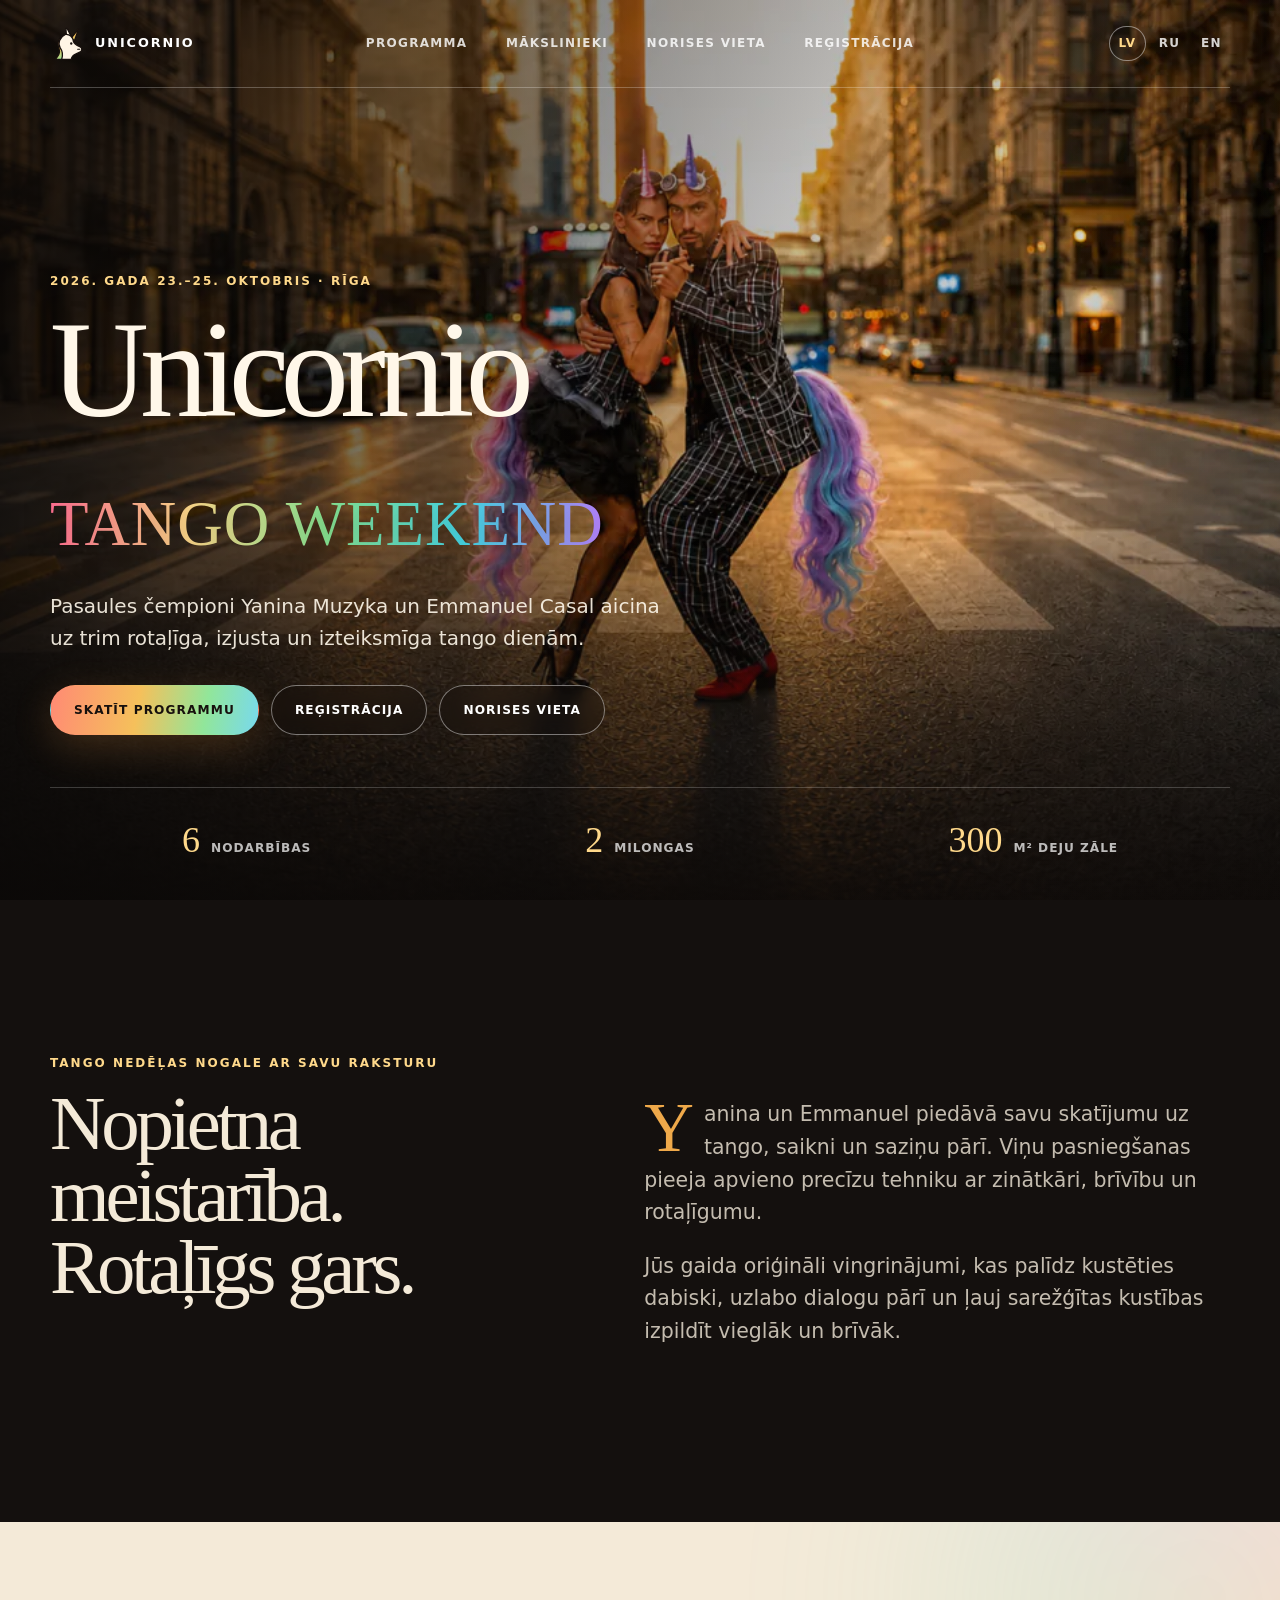
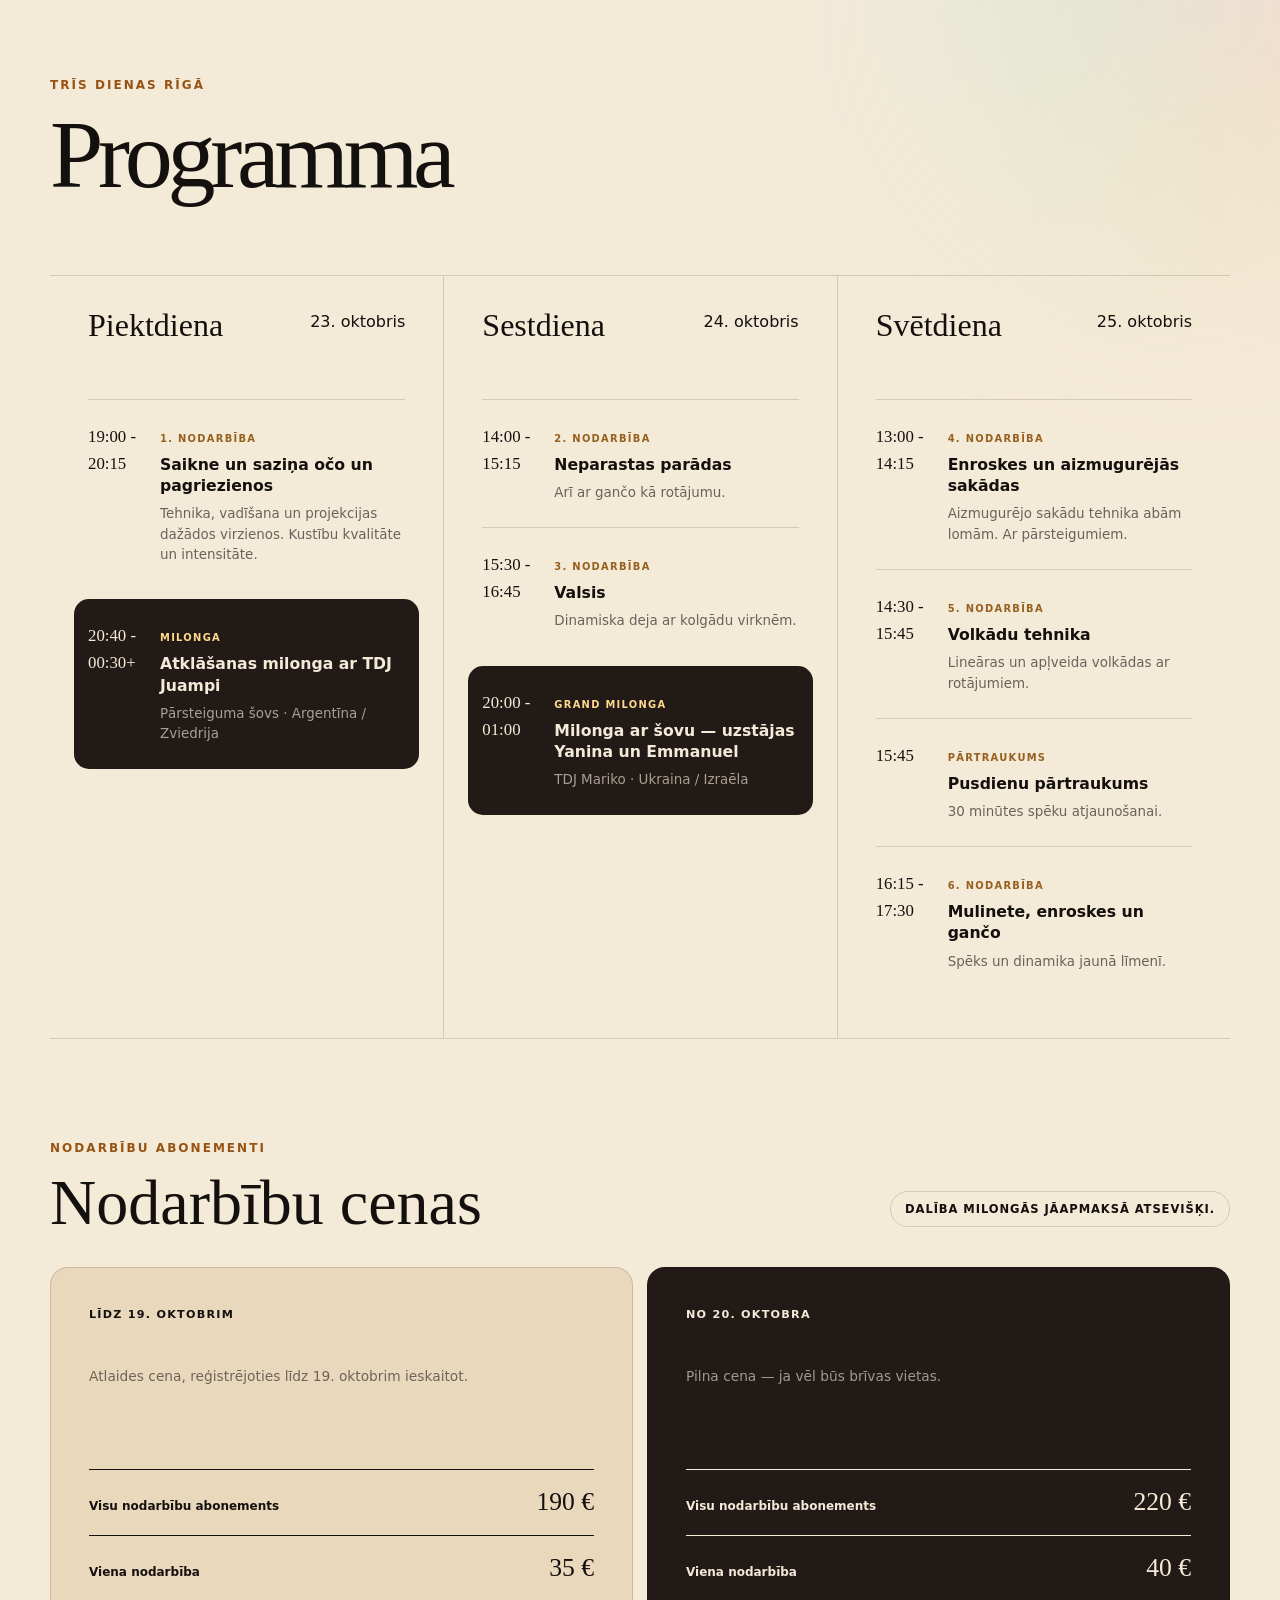
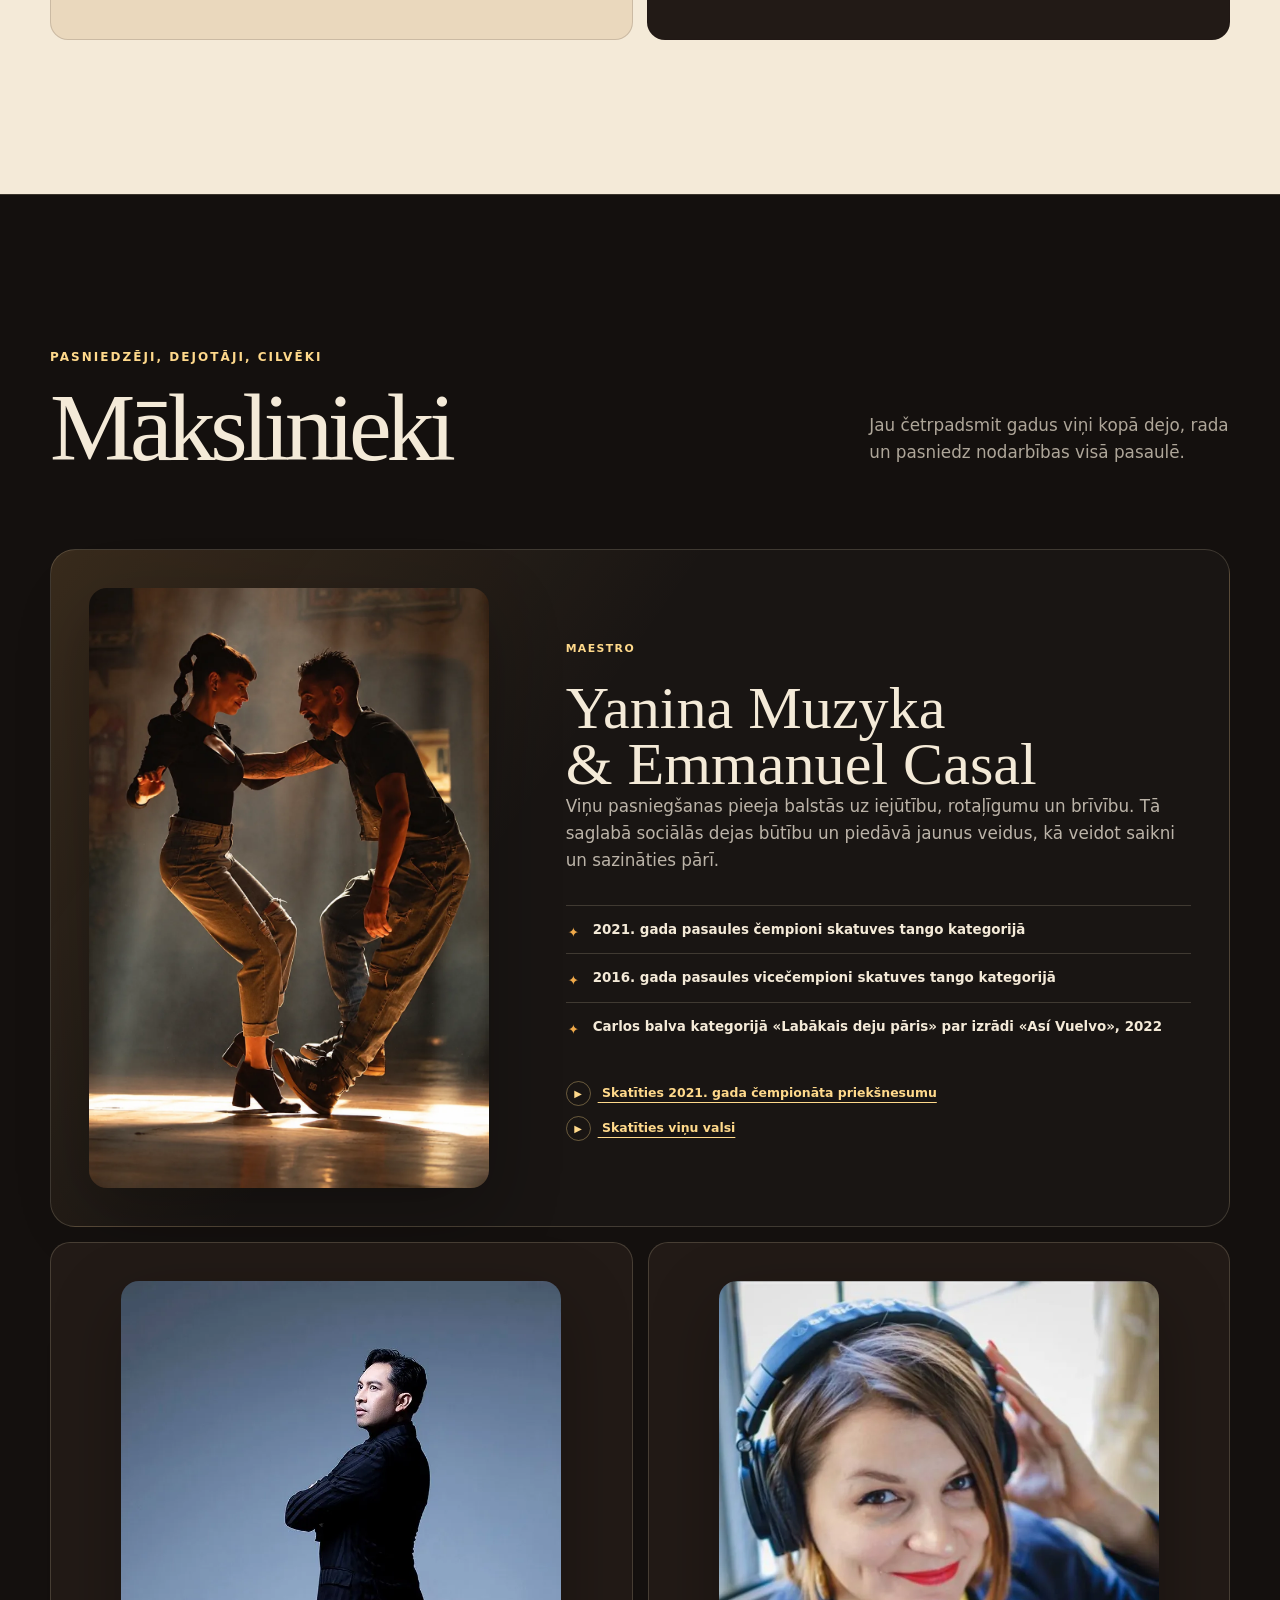
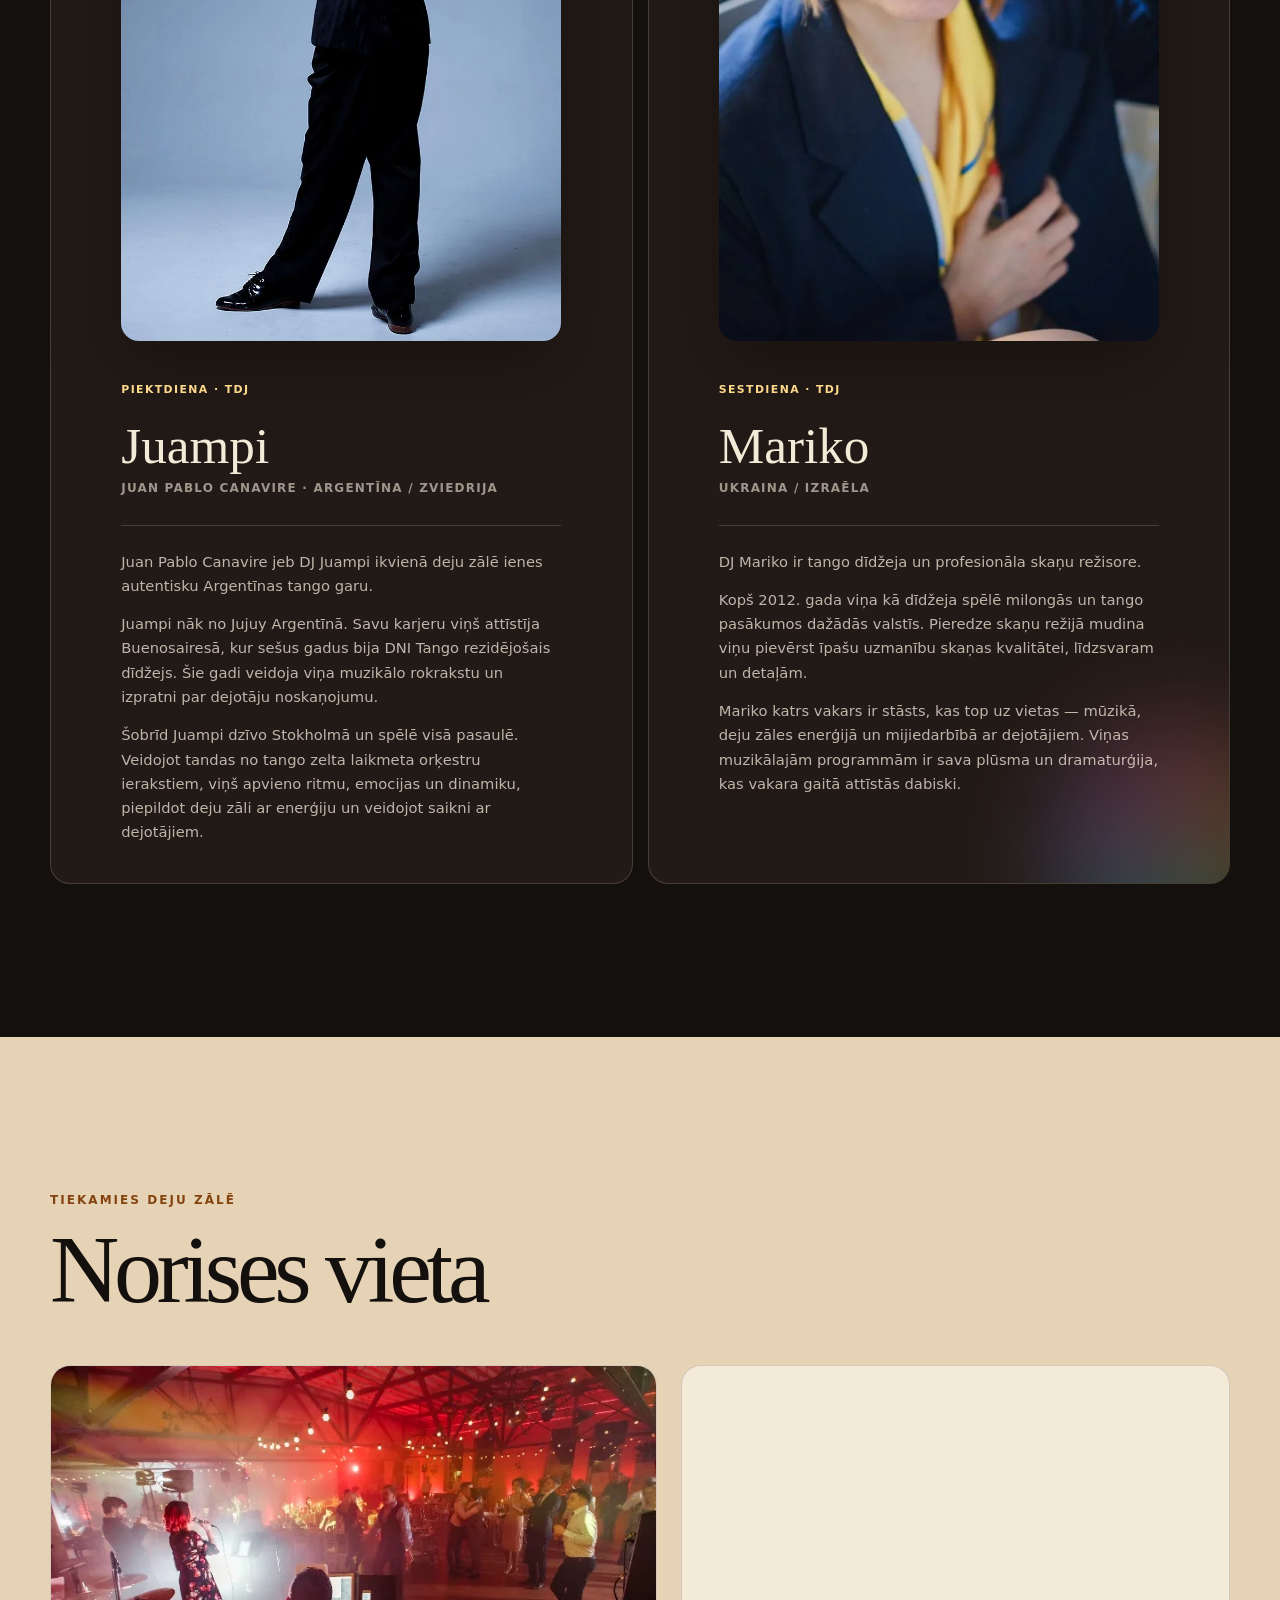
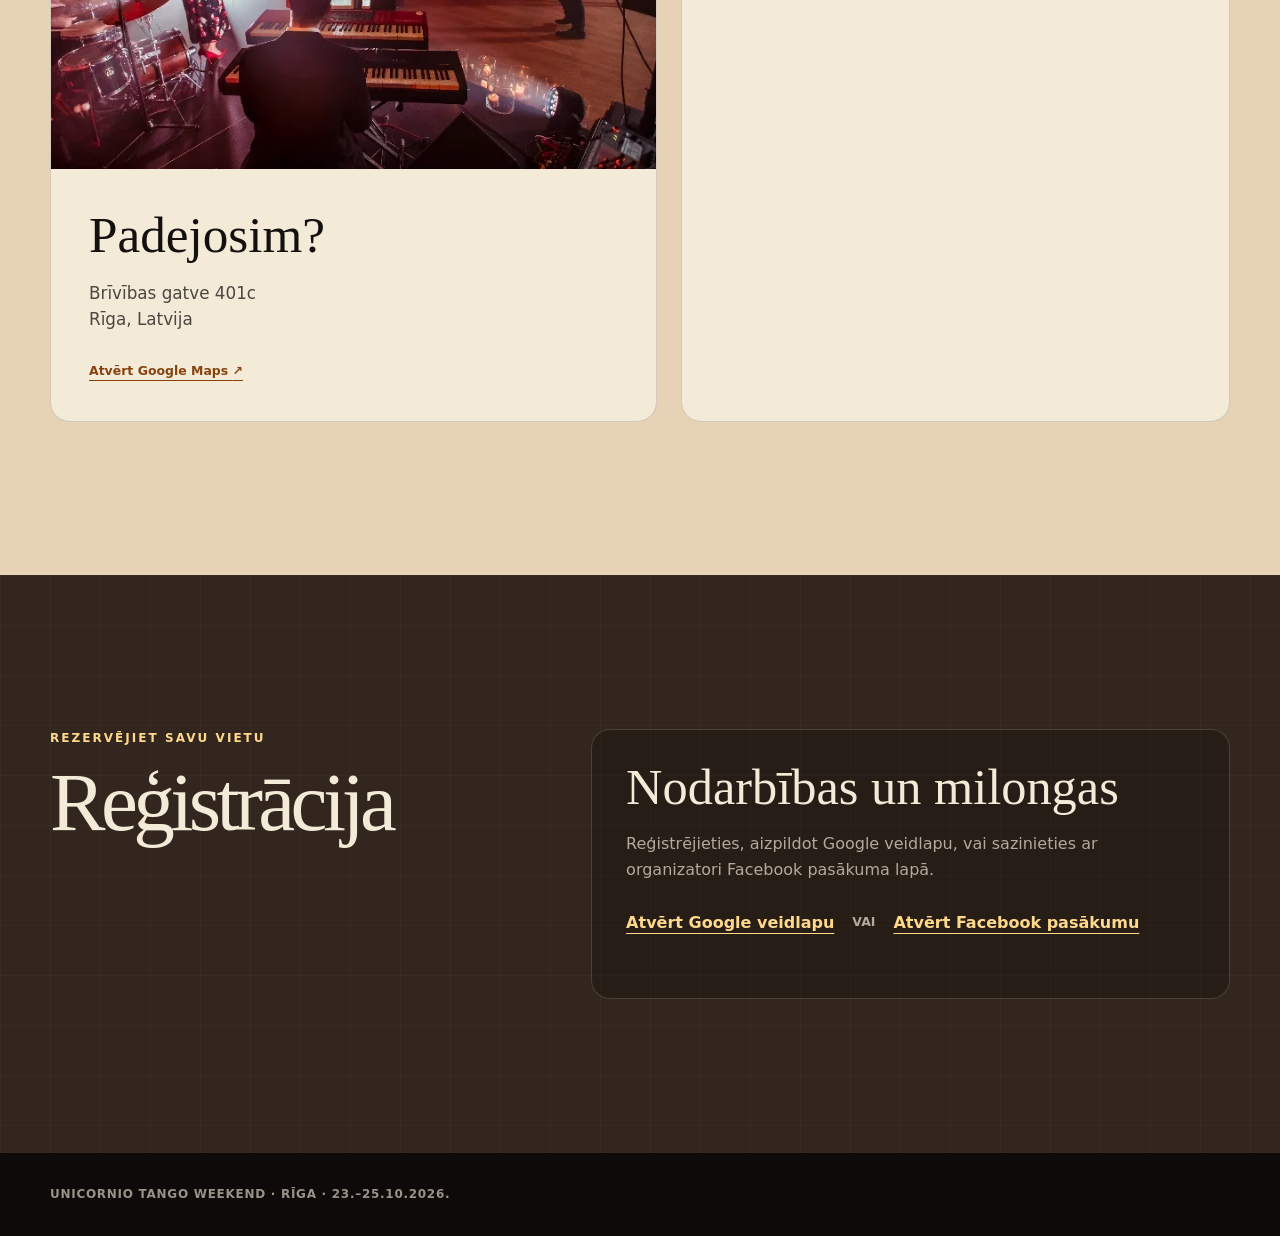
<file: lv/index.html>
<!doctype html>
<html lang="lv">
  <head>
    <meta charset="UTF-8" />
    <meta name="viewport" content="width=device-width, initial-scale=1.0" />
    <meta name="theme-color" content="#130f0d" />
    <meta name="description" content="Argentīnas tango nodarbības un milongas Rīgā 2026. gada 23.–25. oktobrī ar Yanina Muzyka un Emmanuel Casal." />
    <link rel="canonical" href="https://tangounicornio.lv/lv/" />
    <link rel="alternate" hreflang="lv" href="https://tangounicornio.lv/lv/" />
    <link rel="alternate" hreflang="ru" href="https://tangounicornio.lv/ru/" />
    <link rel="alternate" hreflang="en" href="https://tangounicornio.lv/en/" />
    <link rel="alternate" hreflang="x-default" href="https://tangounicornio.lv/en/" />
    <meta property="og:type" content="website" />
    <meta property="og:title" content="Argentīnas tango nedēļas nogale Rīgā 2026 | Unicornio" />
    <meta property="og:description" content="Sešas nodarbības un divas milongas. Piektdien — pārsteiguma šovs, sestdien — uzstājas Yanina un Emmanuel." />
    <meta property="og:image" content="/assets/unicornio-cover.png" />
    <title>Argentīnas tango nedēļas nogale Rīgā 2026 | Unicornio</title>
    <link rel="icon" href="/assets/favicon.svg" type="image/svg+xml" />
    <link rel="stylesheet" href="/styles.css" />
    <script type="application/ld+json">
{
  "@context": "https://schema.org",
  "@type": "Event",
  "name": "Unicornio Tango Weekend",
  "description": "Argentīnas tango nodarbības un milongas Rīgā 2026. gada 23.–25. oktobrī ar Yanina Muzyka un Emmanuel Casal.",
  "startDate": "2026-10-23T19:00:00+03:00",
  "endDate": "2026-10-25T17:30:00+02:00",
  "eventStatus": "https://schema.org/EventScheduled",
  "eventAttendanceMode": "https://schema.org/OfflineEventAttendanceMode",
  "inLanguage": "lv",
  "url": "https://tangounicornio.lv/lv/",
  "image": [
    "https://tangounicornio.lv/assets/unicornio-cover-1733.webp"
  ],
  "location": {
    "@type": "Place",
    "name": "Padejosim?",
    "hasMap": "https://www.google.com/maps/search/?api=1&query=Padejosim%3F%2C%20Br%C4%ABv%C4%ABbas%20gatve%20401c%2C%20R%C4%ABga%2C%20Latvia",
    "address": {
      "@type": "PostalAddress",
      "streetAddress": "Brīvības gatve 401c",
      "addressLocality": "Rīga",
      "addressCountry": "LV"
    }
  },
  "performer": [
    {
      "@type": "Person",
      "name": "Yanina Muzyka"
    },
    {
      "@type": "Person",
      "name": "Emmanuel Casal"
    }
  ],
  "offers": [
    {
      "@type": "Offer",
      "name": "Visu nodarbību abonements — Līdz 19. oktobrim",
      "price": "190",
      "priceCurrency": "EUR",
      "availability": "https://schema.org/InStock",
      "validThrough": "2026-10-19T23:59:59+03:00",
      "url": "https://forms.gle/D3oBQXFUAZPL2CEC7"
    },
    {
      "@type": "Offer",
      "name": "Viena nodarbība — Līdz 19. oktobrim",
      "price": "35",
      "priceCurrency": "EUR",
      "availability": "https://schema.org/InStock",
      "validThrough": "2026-10-19T23:59:59+03:00",
      "url": "https://forms.gle/D3oBQXFUAZPL2CEC7"
    },
    {
      "@type": "Offer",
      "name": "Visu nodarbību abonements — No 20. oktobra",
      "price": "220",
      "priceCurrency": "EUR",
      "availability": "https://schema.org/InStock",
      "validFrom": "2026-10-20T00:00:00+03:00",
      "url": "https://forms.gle/D3oBQXFUAZPL2CEC7"
    },
    {
      "@type": "Offer",
      "name": "Viena nodarbība — No 20. oktobra",
      "price": "40",
      "priceCurrency": "EUR",
      "availability": "https://schema.org/InStock",
      "validFrom": "2026-10-20T00:00:00+03:00",
      "url": "https://forms.gle/D3oBQXFUAZPL2CEC7"
    }
  ],
  "sameAs": "https://facebook.com/events/s/unicornio-tango-weekend/2858745324495593/"
}
    </script>
    <script src="/runtime.js" defer></script>
  </head>
  <body>
    <a class="skip-link" href="#main">Pāriet uz saturu</a>

    <header class="site-header" id="top">
      <a class="brand" href="#top" aria-label="Unicornio Tango Weekend">
        <img class="brand-mark" src="/assets/favicon.svg" alt="" />
        <span>Unicornio</span>
      </a>

      <nav class="main-nav" aria-label="Galvenā navigācija">
        <a href="#program">Programma</a>
        <a href="#artists">Mākslinieki</a>
        <a href="#venue">Norises vieta</a>
        <a href="#registration">Reģistrācija</a>
      </nav>

      <nav class="language-picker" aria-label="Valoda">
        <a href="/lv/" lang="lv" class="active" aria-current="page">LV</a>
        <a href="/ru/" lang="ru">RU</a>
        <a href="/en/" lang="en">EN</a>
      </nav>
    </header>

    <main id="main">
      <section class="hero" aria-labelledby="hero-title">
        <div class="hero-image-wrap">
          <picture>
            <source
              type="image/webp"
              srcset="
                /assets/unicornio-cover-640.webp 640w,
                /assets/unicornio-cover-1280.webp 1280w,
                /assets/unicornio-cover-1733.webp 1733w
              "
              sizes="100vw"
            />
            <img
              class="hero-image"
              src="/assets/unicornio-cover.png"
              width="1733"
              height="907"
              fetchpriority="high"
              alt="Yanina Muzyka un Emmanuel Casal dejo tango Rīgas ielā vienradžu motīvu ieskauti"
            />
          </picture>
          <div class="hero-image-shade" aria-hidden="true"></div>
        </div>

        <div class="hero-content shell">
          <p class="eyebrow">2026. gada 23.–25. oktobris · Rīga</p>
          <h1 id="hero-title">Unicornio<br /><span>Tango Weekend</span></h1>
          <p class="hero-lead">Pasaules čempioni Yanina Muzyka un Emmanuel Casal aicina uz trim rotaļīga, izjusta un izteiksmīga tango dienām.</p>
          <div class="hero-actions">
            <a class="button button-primary" href="#program">Skatīt programmu</a>
            <a class="button button-ghost" href="#registration">Reģistrācija</a>
            <a class="button button-ghost" href="#venue">Norises vieta</a>
          </div>
        </div>

        <div class="hero-facts shell" aria-label="Pasākuma svarīgākais">
          <div><strong>6</strong><span>nodarbības</span></div>
          <div><strong>2</strong><span>milongas</span></div>
          <div><strong>300</strong><span>m² deju zāle</span></div>
        </div>
      </section>

      <section class="intro section shell">
        <div class="section-heading intro-heading">
          <p class="eyebrow">Tango nedēļas nogale ar savu raksturu</p>
          <h2>Nopietna meistarība. Rotaļīgs gars.</h2>
        </div>
        <div class="intro-copy">
          <p>Yanina un Emmanuel piedāvā savu skatījumu uz tango, saikni un saziņu pārī. Viņu pasniegšanas pieeja apvieno precīzu tehniku ar zinātkāri, brīvību un rotaļīgumu.</p>
          <p>Jūs gaida oriģināli vingrinājumi, kas palīdz kustēties dabiski, uzlabo dialogu pārī un ļauj sarežģītas kustības izpildīt vieglāk un brīvāk.</p>
        </div>
      </section>

      <section class="section program-section" id="program">
        <div class="shell">
          <div class="section-heading split-heading">
            <div>
              <p class="eyebrow">Trīs dienas Rīgā</p>
              <h2>Programma</h2>
            </div>
          </div>

          <div class="schedule">
              <article class="day">
                <header class="day-header">
                  <h3>Piektdiena</h3>
                  <time datetime="2026-10-23">23. oktobris</time>
                </header>

                <div class="event-item">
                  <time class="event-time" datetime="2026-10-23T19:00:00+03:00">19:00 - 20:15</time>
                  <div class="event-copy">
                    <span>1. nodarbība</span>
                    <h4>Saikne un saziņa očo un pagriezienos</h4>
                    <p>Tehnika, vadīšana un projekcijas dažādos virzienos. Kustību kvalitāte un intensitāte.</p>
                  </div>
                </div>
                <div class="event-item milonga">
                  <time class="event-time" datetime="2026-10-23T20:40:00+03:00">20:40 - 00:30+</time>
                  <div class="event-copy">
                    <span>Milonga</span>
                    <h4>Atklāšanas milonga ar TDJ Juampi</h4>
                    <p>Pārsteiguma šovs · Argentīna / Zviedrija</p>
                  </div>
                </div>
              </article>
              <article class="day">
                <header class="day-header">
                  <h3>Sestdiena</h3>
                  <time datetime="2026-10-24">24. oktobris</time>
                </header>

                <div class="event-item">
                  <time class="event-time" datetime="2026-10-24T14:00:00+03:00">14:00 - 15:15</time>
                  <div class="event-copy">
                    <span>2. nodarbība</span>
                    <h4>Neparastas parādas</h4>
                    <p>Arī ar gančo kā rotājumu.</p>
                  </div>
                </div>
                <div class="event-item">
                  <time class="event-time" datetime="2026-10-24T15:30:00+03:00">15:30 - 16:45</time>
                  <div class="event-copy">
                    <span>3. nodarbība</span>
                    <h4>Valsis</h4>
                    <p>Dinamiska deja ar kolgādu virknēm.</p>
                  </div>
                </div>
                <div class="event-item milonga">
                  <time class="event-time" datetime="2026-10-24T20:00:00+03:00">20:00 - 01:00</time>
                  <div class="event-copy">
                    <span>Grand Milonga</span>
                    <h4>Milonga ar šovu — uzstājas Yanina un Emmanuel</h4>
                    <p>TDJ Mariko · Ukraina / Izraēla</p>
                  </div>
                </div>
              </article>
              <article class="day">
                <header class="day-header">
                  <h3>Svētdiena</h3>
                  <time datetime="2026-10-25">25. oktobris</time>
                </header>

                <div class="event-item">
                  <time class="event-time" datetime="2026-10-25T13:00:00+02:00">13:00 - 14:15</time>
                  <div class="event-copy">
                    <span>4. nodarbība</span>
                    <h4>Enroskes un aizmugurējās sakādas</h4>
                    <p>Aizmugurējo sakādu tehnika abām lomām. Ar pārsteigumiem.</p>
                  </div>
                </div>
                <div class="event-item">
                  <time class="event-time" datetime="2026-10-25T14:30:00+02:00">14:30 - 15:45</time>
                  <div class="event-copy">
                    <span>5. nodarbība</span>
                    <h4>Volkādu tehnika</h4>
                    <p>Lineāras un apļveida volkādas ar rotājumiem.</p>
                  </div>
                </div>
                <div class="event-item">
                  <time class="event-time" datetime="2026-10-25T15:45:00+02:00">15:45</time>
                  <div class="event-copy">
                    <span>Pārtraukums</span>
                    <h4>Pusdienu pārtraukums</h4>
                    <p>30 minūtes spēku atjaunošanai.</p>
                  </div>
                </div>
                <div class="event-item">
                  <time class="event-time" datetime="2026-10-25T16:15:00+02:00">16:15 - 17:30</time>
                  <div class="event-copy">
                    <span>6. nodarbība</span>
                    <h4>Mulinete, enroskes un gančo</h4>
                    <p>Spēks un dinamika jaunā līmenī.</p>
                  </div>
                </div>
              </article>
          </div>

          <div class="pricing-header">
            <div>
              <p class="eyebrow">Nodarbību abonementi</p>
              <h3>Nodarbību cenas</h3>
            </div>
            <p class="notice">Dalība milongās jāapmaksā atsevišķi.</p>
          </div>
          <div class="pricing-grid">
            <article class="price-card">
              <span class="price-period">Līdz 19. oktobrim</span>
              <p>Atlaides cena, reģistrējoties līdz 19. oktobrim ieskaitot.</p>
              <div class="price-row"><span>Visu nodarbību abonements</span><strong>190 €</strong></div>
              <div class="price-row"><span>Viena nodarbība</span><strong>35 €</strong></div>
            </article>
            <article class="price-card">
              <span class="price-period">No 20. oktobra</span>
              <p>Pilna cena — ja vēl būs brīvas vietas.</p>
              <div class="price-row"><span>Visu nodarbību abonements</span><strong>220 €</strong></div>
              <div class="price-row"><span>Viena nodarbība</span><strong>40 €</strong></div>
            </article>
          </div>
        </div>
      </section>

      <section class="section artists-section" id="artists">
        <div class="shell">
          <div class="section-heading split-heading">
            <div>
              <p class="eyebrow">Pasniedzēji, dejotāji, cilvēki</p>
              <h2>Mākslinieki</h2>
            </div>
            <p>Jau četrpadsmit gadus viņi kopā dejo, rada un pasniedz nodarbības visā pasaulē.</p>
          </div>

          <article class="maestros-card">
            <div class="maestros-photo">
              <img src="/assets/yanina-emmanuel-teachers.webp" width="1024" height="1536" loading="lazy" decoding="async" alt="Yanina Muzyka un Emmanuel Casal dejo kopā" />
            </div>
            <div class="maestros-content">
              <div class="maestros-title">
                <span>Maestro</span>
                <h3>Yanina Muzyka<br />&amp; Emmanuel Casal</h3>
              </div>
              <div class="maestros-copy">
                <p>Viņu pasniegšanas pieeja balstās uz iejūtību, rotaļīgumu un brīvību. Tā saglabā sociālās dejas būtību un piedāvā jaunus veidus, kā veidot saikni un sazināties pārī.</p>
                <ul class="achievements">
                  <li>2021. gada pasaules čempioni skatuves tango kategorijā</li>
                  <li>2016. gada pasaules vicečempioni skatuves tango kategorijā</li>
                  <li>Carlos balva kategorijā «Labākais deju pāris» par izrādi «Así Vuelvo», 2022</li>
                </ul>
                <div class="video-links">
                  <a href="https://youtu.be/jiVx8VYluPM" target="_blank" rel="noreferrer">
                    <span aria-hidden="true">▶</span>
                    <span>Skatīties 2021. gada čempionāta priekšnesumu</span>
                  </a>
                  <a href="https://www.youtube.com/watch?v=4IIaq4v3_SM" target="_blank" rel="noreferrer">
                    <span aria-hidden="true">▶</span>
                    <span>Skatīties viņu valsi</span>
                  </a>
                </div>
              </div>
            </div>
          </article>

          <div class="dj-grid">
            <article class="dj-card dj-card-with-photo">
              <div class="dj-photo">
                <img src="/assets/juampi-tdj.webp" width="800" height="1200" loading="lazy" decoding="async" alt="Juampi portrets" />
              </div>
              <div class="dj-card-content">
                <span>Piektdiena · TDJ</span>
                <h3>Juampi</h3>
                <p>Juan Pablo Canavire · Argentīna / Zviedrija</p>
                <div class="dj-bio">
                  <p>Juan Pablo Canavire jeb DJ Juampi ikvienā deju zālē ienes autentisku Argentīnas tango garu.</p>
                  <p>Juampi nāk no Jujuy Argentīnā. Savu karjeru viņš attīstīja Buenosairesā, kur sešus gadus bija DNI Tango rezidējošais dīdžejs. Šie gadi veidoja viņa muzikālo rokrakstu un izpratni par dejotāju noskaņojumu.</p>
                  <p>Šobrīd Juampi dzīvo Stokholmā un spēlē visā pasaulē. Veidojot tandas no tango zelta laikmeta orķestru ierakstiem, viņš apvieno ritmu, emocijas un dinamiku, piepildot deju zāli ar enerģiju un veidojot saikni ar dejotājiem.</p>
                </div>
              </div>
            </article>
            <article class="dj-card dj-card-with-photo rainbow-card">
              <div class="dj-photo">
                <img src="/assets/mariko-tdj.webp" width="800" height="1200" loading="lazy" decoding="async" alt="Mariko portrets" />
              </div>
              <div class="dj-card-content">
                <span>Sestdiena · TDJ</span>
                <h3>Mariko</h3>
                <p>Ukraina / Izraēla</p>
                <div class="dj-bio">
                  <p>DJ Mariko ir tango dīdžeja un profesionāla skaņu režisore.</p>
                  <p>Kopš 2012. gada viņa kā dīdžeja spēlē milongās un tango pasākumos dažādās valstīs. Pieredze skaņu režijā mudina viņu pievērst īpašu uzmanību skaņas kvalitātei, līdzsvaram un detaļām.</p>
                  <p>Mariko katrs vakars ir stāsts, kas top uz vietas — mūzikā, deju zāles enerģijā un mijiedarbībā ar dejotājiem. Viņas muzikālajām programmām ir sava plūsma un dramaturģija, kas vakara gaitā attīstās dabiski.</p>
                </div>
              </div>
            </article>
          </div>
        </div>
      </section>

      <section class="section venue-section" id="venue" aria-labelledby="venue-title">
        <div class="shell">
          <div class="section-heading">
            <p class="eyebrow">Tiekamies deju zālē</p>
            <h2 id="venue-title">Norises vieta</h2>
          </div>

          <div class="venue-grid">
            <article class="venue-card">
              <img class="venue-photo" src="/assets/padejosim-venue.webp" width="680" height="453" loading="lazy" decoding="async" alt="Deju vakars ar dzīvo mūziku pasākumu vietā Padejosim?" />
              <div class="venue-details">
                <h3>Padejosim?</h3>
                <p class="venue-address">Brīvības gatve 401c<br />Rīga, Latvija</p>
                <a class="text-link" href="https://www.google.com/maps/search/?api=1&amp;query=Padejosim%3F%2C%20Br%C4%ABv%C4%ABbas%20gatve%20401c%2C%20R%C4%ABga%2C%20Latvia" target="_blank" rel="noreferrer">Atvērt Google Maps <span aria-hidden="true">↗</span></a>
              </div>
            </article>
            <div class="venue-map">
              <iframe src="https://www.google.com/maps?q=Padejosim%3F%2C%20Br%C4%ABv%C4%ABbas%20gatve%20401c%2C%20R%C4%ABga%2C%20Latvia&amp;z=16&amp;output=embed&amp;hl=lv" width="600" height="450" loading="lazy" referrerpolicy="no-referrer-when-downgrade" title="Karte: Padejosim?, Brīvības gatve 401c, Rīga" allowfullscreen></iframe>
            </div>
          </div>
        </div>
      </section>

      <section class="section registration-section" id="registration">
        <div class="shell registration-shell">
          <div class="section-heading">
            <p class="eyebrow">Rezervējiet savu vietu</p>
            <h2>Reģistrācija</h2>
          </div>

          <div class="registration-grid">
            <article class="registration-card">
              <h3>Nodarbības un milongas</h3>
              <p>Reģistrējieties, aizpildot Google veidlapu, vai sazinieties ar organizatori Facebook pasākuma lapā.</p>
              <div class="registration-actions">
                <a class="text-link" href="https://forms.gle/D3oBQXFUAZPL2CEC7" target="_blank" rel="noreferrer">
                  <span>Atvērt Google veidlapu</span>
                </a>
                <span class="registration-or">vai</span>
                <a class="text-link" href="https://facebook.com/events/s/unicornio-tango-weekend/2858745324495593/" target="_blank" rel="noreferrer">Atvērt Facebook pasākumu</a>
              </div>
            </article>
          </div>
        </div>
      </section>
    </main>

    <footer class="site-footer">
      <div class="shell footer-inner">
        <p>Unicornio Tango Weekend · Rīga · 23.–25.10.2026.</p>
      </div>
    </footer>

    <a class="back-to-top" id="back-to-top" href="#top" aria-hidden="true" tabindex="-1">Uz augšu ↑</a>
    <div class="scroll-unicorn" aria-hidden="true">
      <div class="scroll-unicorn-racer">
        <span class="unicorn-trail"></span>
        <svg xmlns="http://www.w3.org/2000/svg" viewBox="0 0 160 112" aria-hidden="true" focusable="false">
  <defs>
    <linearGradient id="scroll-unicorn-rainbow" x1="0%" y1="0%" x2="100%" y2="100%">
      <stop offset="0" stop-color="#ff8a74" />
      <stop offset="0.42" stop-color="#f5c05b" />
      <stop offset="0.74" stop-color="#91e69a" />
      <stop offset="1" stop-color="#78d9ee" />
    </linearGradient>
  </defs>
  <g class="unicorn-gallop" stroke="#17100d" stroke-width="2.5" stroke-linecap="round" stroke-linejoin="round">
    <g class="unicorn-tail">
      <path d="M42 54C26 43 16 52 8 45c1 14 14 17 20 15-7 10-14 13-24 12 9 11 25 11 33 1 5-7 7-13 5-19Z" fill="url(#scroll-unicorn-rainbow)" />
      <path d="M12 71c10-1 16-7 20-13" fill="none" stroke-width="1.5" />
    </g>
    <g class="unicorn-leg unicorn-leg--rear-far">
      <path d="M49 66c8 3 13 9 14 15l-4 15 3 5h-9l-3-6 5-13-13-9Z" fill="#e5d9c8" />
      <path d="m52 95 7 1 3 5h-9Z" fill="#17100d" />
    </g>
    <g class="unicorn-leg unicorn-leg--front-far">
      <path d="M100 65c7 1 12 8 11 15l-12 11-2 8h-9l4-12 10-11-7-7Z" fill="#e5d9c8" />
      <path d="m90 94 8 1-1 4h-9Z" fill="#17100d" />
    </g>
    <g class="unicorn-body">
      <path d="M107 14C96 18 91 29 96 40c3 8-2 13-7 19h23c2-8 0-16-5-22-5-8-5-15 3-21Z" fill="url(#scroll-unicorn-rainbow)" />
      <path d="m109 18-1-13c0-2 2-2 3 0l7 13Z" fill="#fff5e5" />
      <path d="m118 21 13-17-7 22Z" fill="url(#scroll-unicorn-rainbow)" />
      <path d="M108 14c8-1 13 5 14 13 1 4 5 7 12 10 5 2 5 7 1 10l-9 4c-6 2-9 6-11 12-2 8-6 15-15 16-14 1-29-3-44 0-14 4-24-5-21-18 2-11 13-16 26-14l28 3c3-7 6-10 8-12-5-8-1-19 11-24Z" fill="#fff5e5" />
      <path d="M45 54c7-4 15-4 23-2M106 52c-3 5-4 9-3 14" fill="none" stroke="#dcc9ad" stroke-width="2" />
      <circle cx="118" cy="30" r="2.2" fill="#17100d" stroke="none" />
      <path d="M130 41h4" fill="none" stroke-width="2" />
      <path d="m119 19 7-9" fill="none" stroke="#fff5e5" stroke-width="1.5" />
      <path d="m110 10 3 7" fill="none" stroke="#e3b3a9" stroke-width="1.5" />
    </g>
    <g class="unicorn-leg unicorn-leg--rear-near">
      <path d="M48 67c1 7-3 11-9 15l-11 8h-9l3-6 13-10 4-9Z" fill="#fff5e5" />
      <path d="m21 85 8 1-1 4h-9Z" fill="#17100d" />
      <path d="M40 74c2-1 4-1 6-1" fill="none" stroke="#dcc9ad" stroke-width="1.5" />
    </g>
    <g class="unicorn-leg unicorn-leg--front-near">
      <path d="M106 65c5 3 6 9 11 14l12 6 4 6h-10l-12-7c-7-4-10-9-11-16Z" fill="#fff5e5" />
      <path d="m125 85 4 0 4 6h-10Z" fill="#17100d" />
      <path d="M106 72c1 3 3 6 5 8" fill="none" stroke="#dcc9ad" stroke-width="1.5" />
    </g>
  </g>
</svg>
      </div>
    </div>
  </body>
</html>
</file>
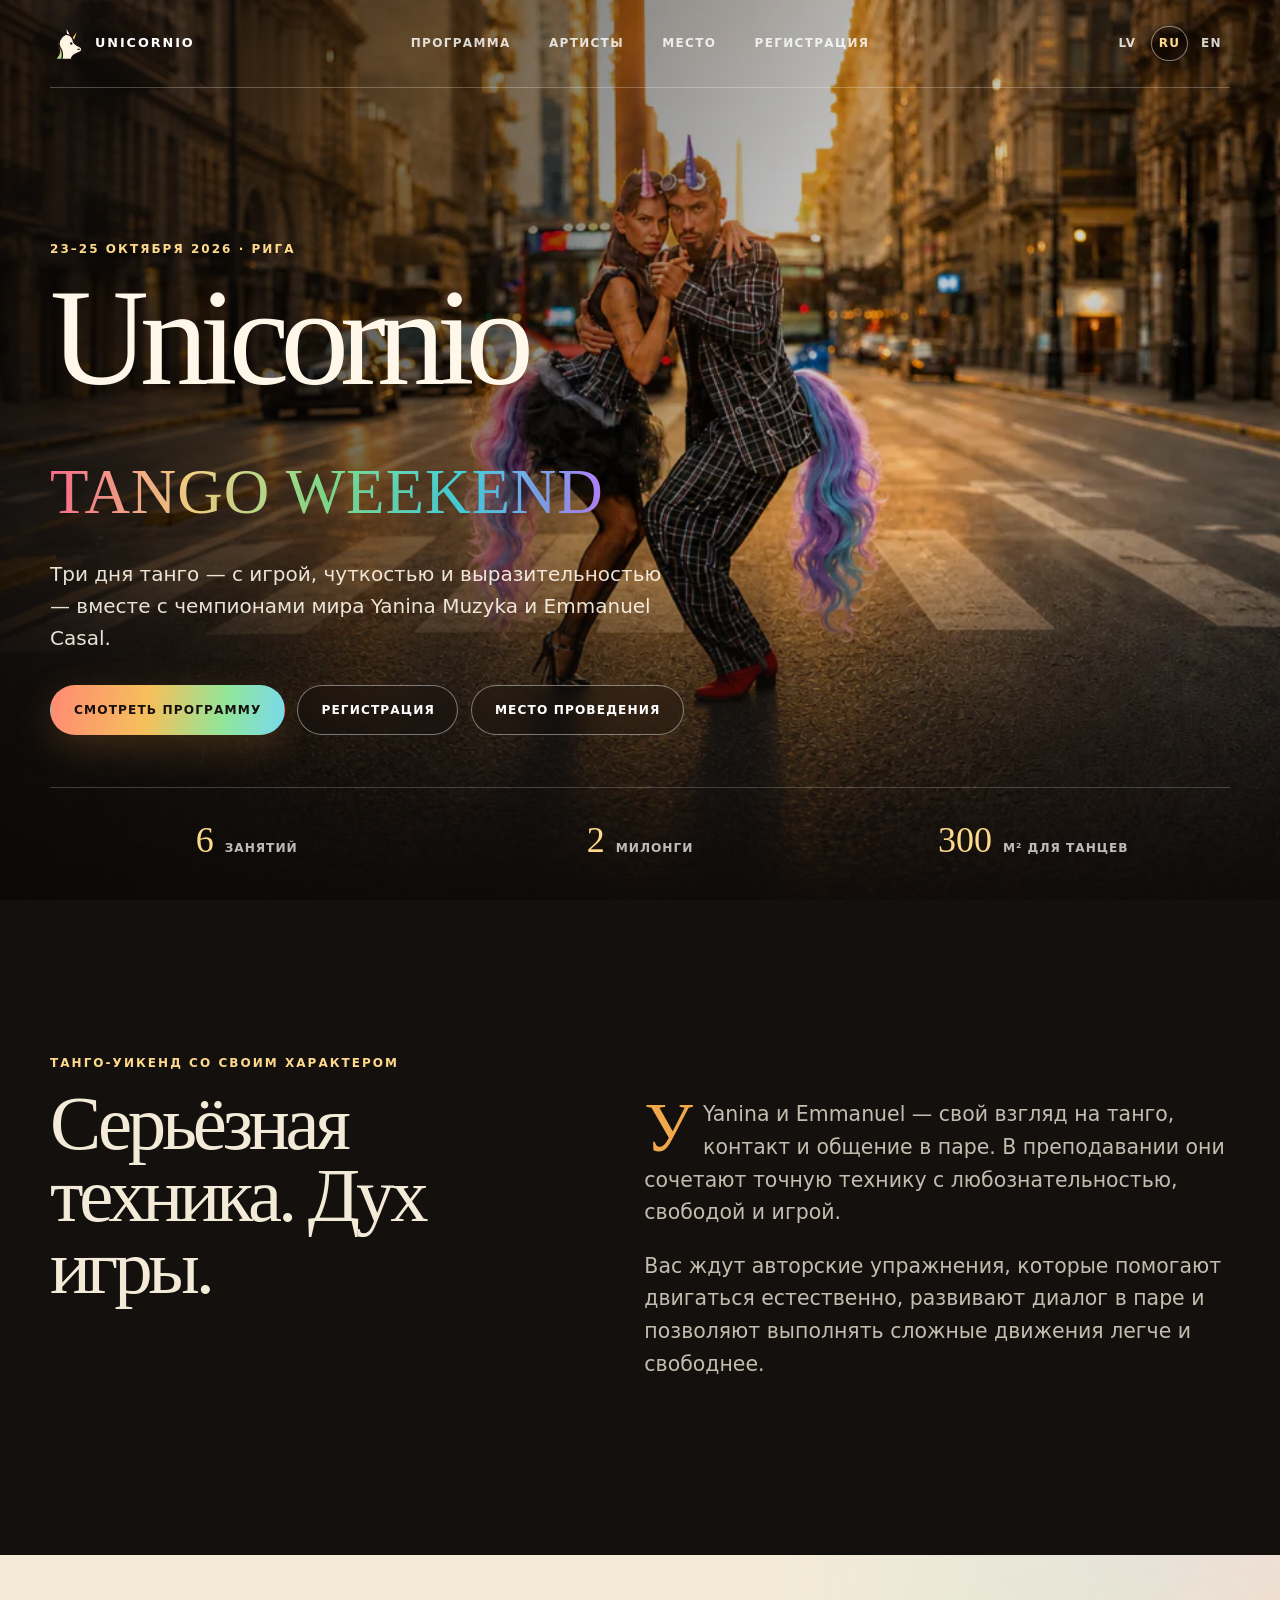
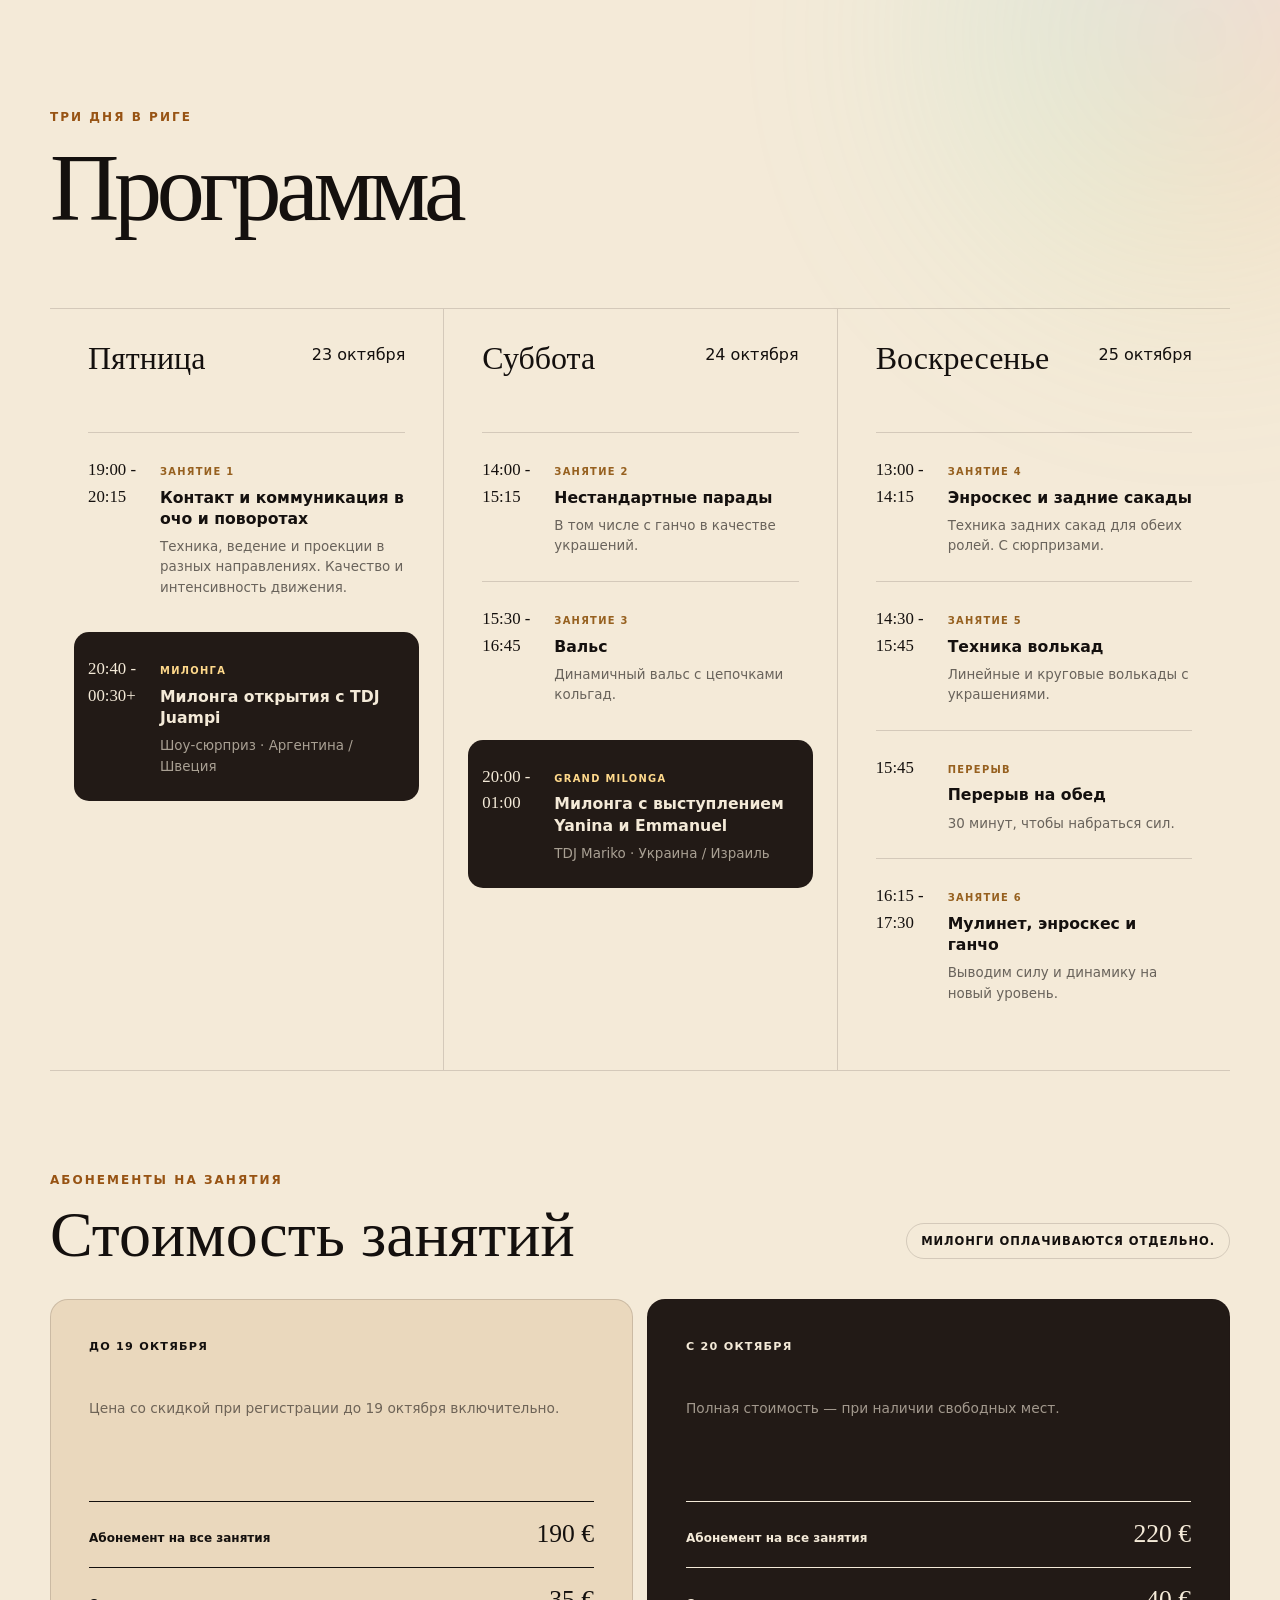
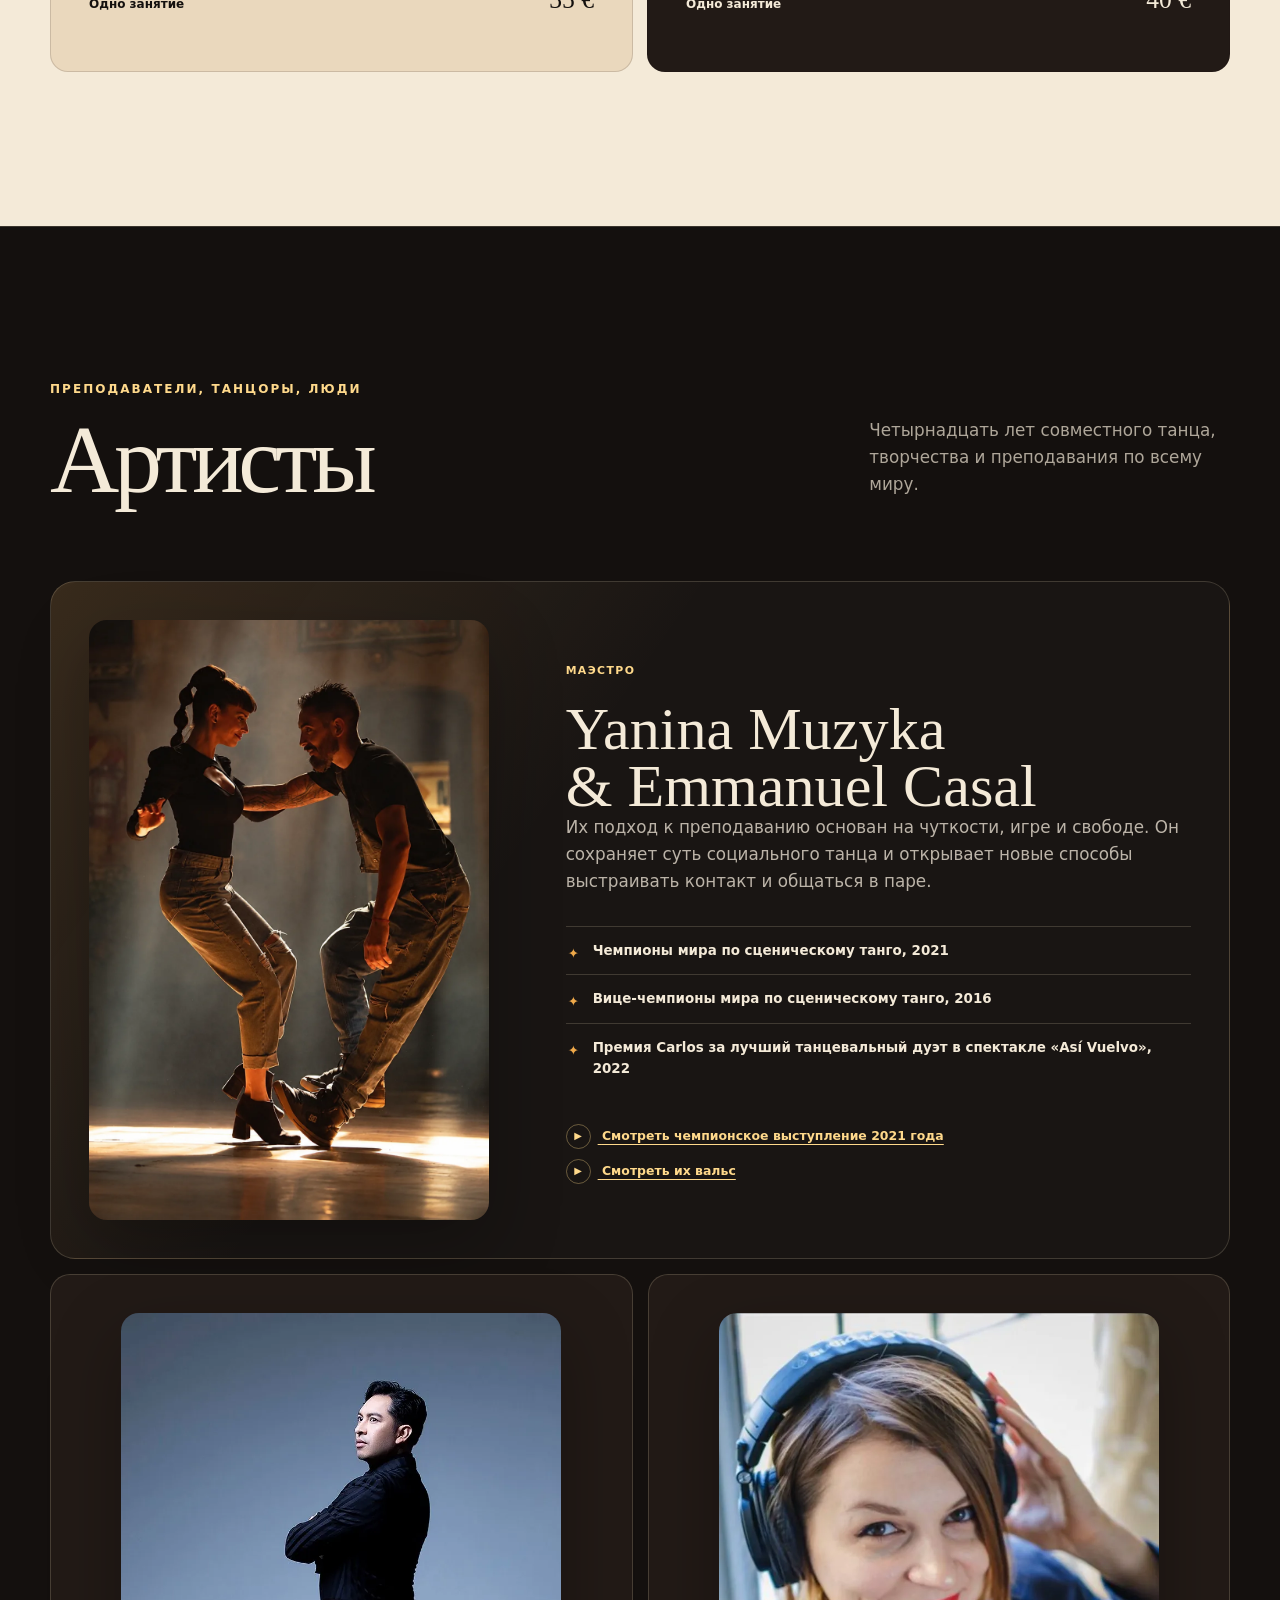
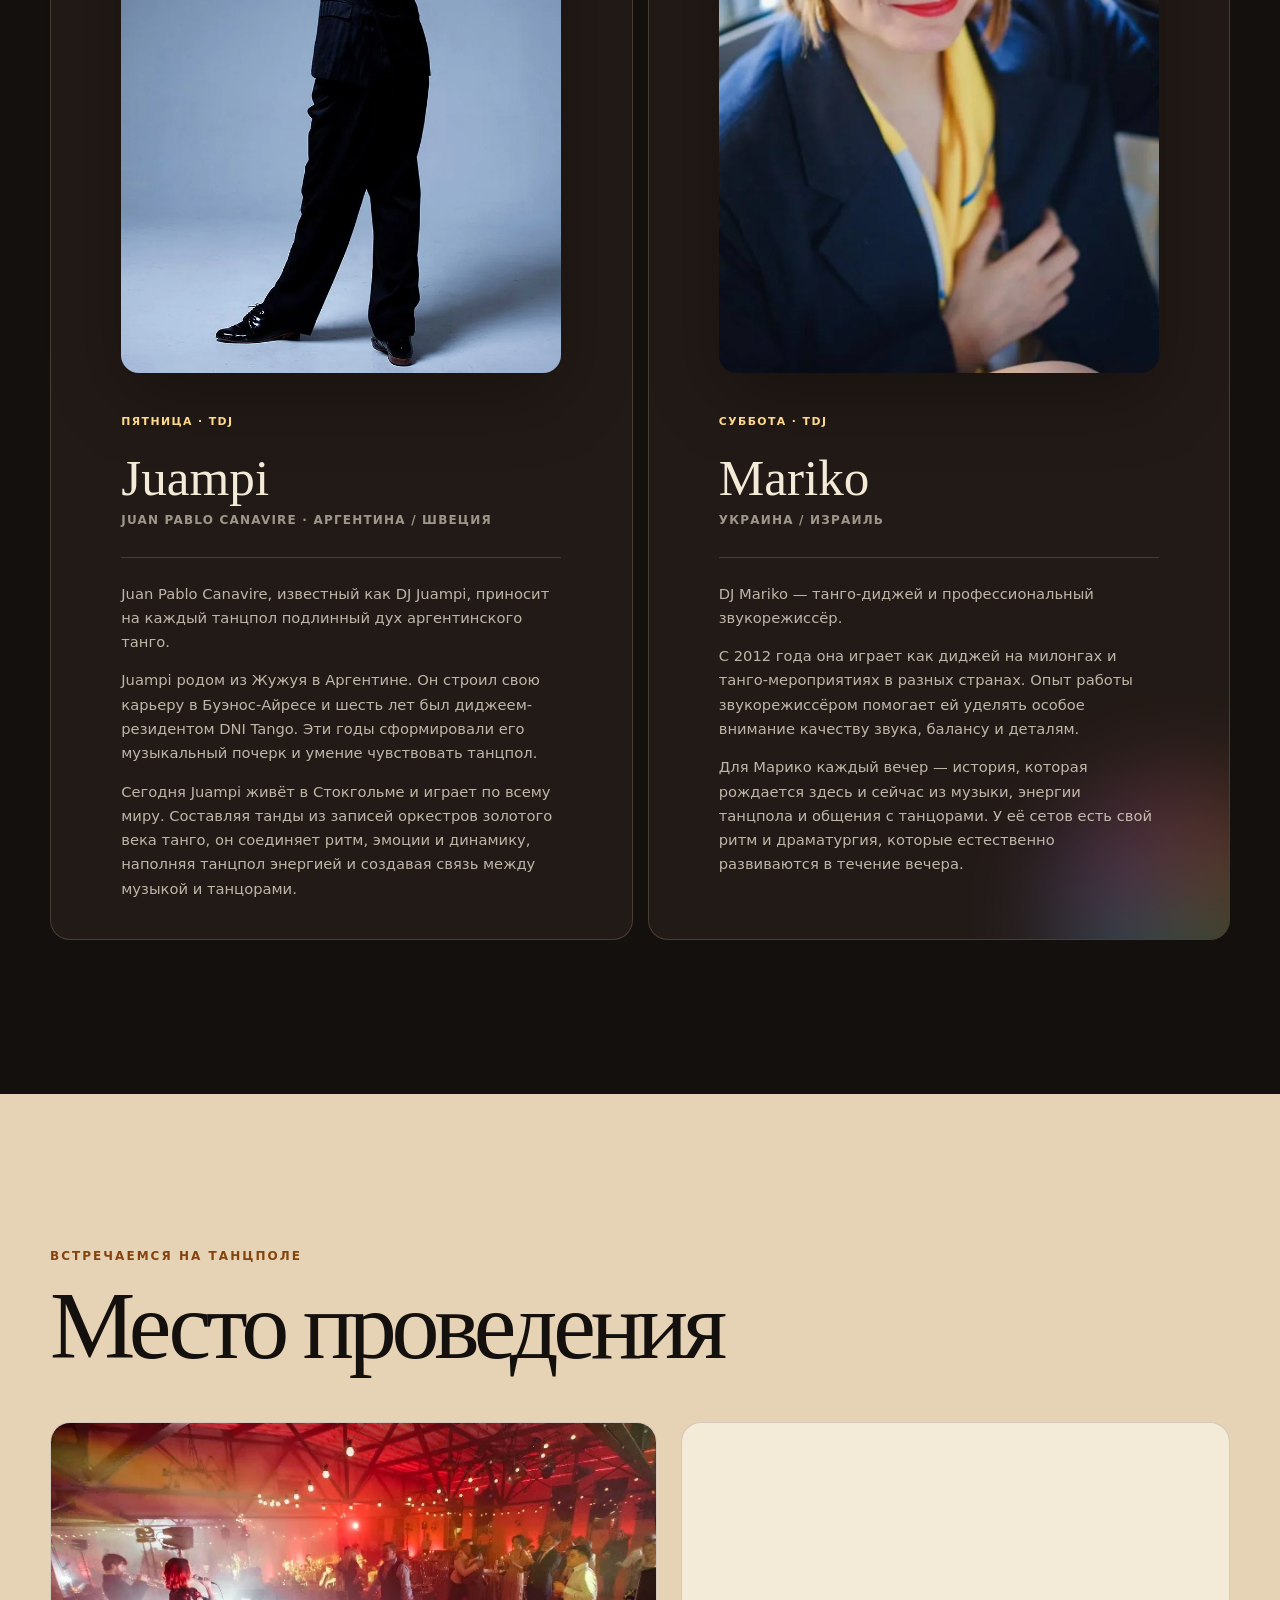
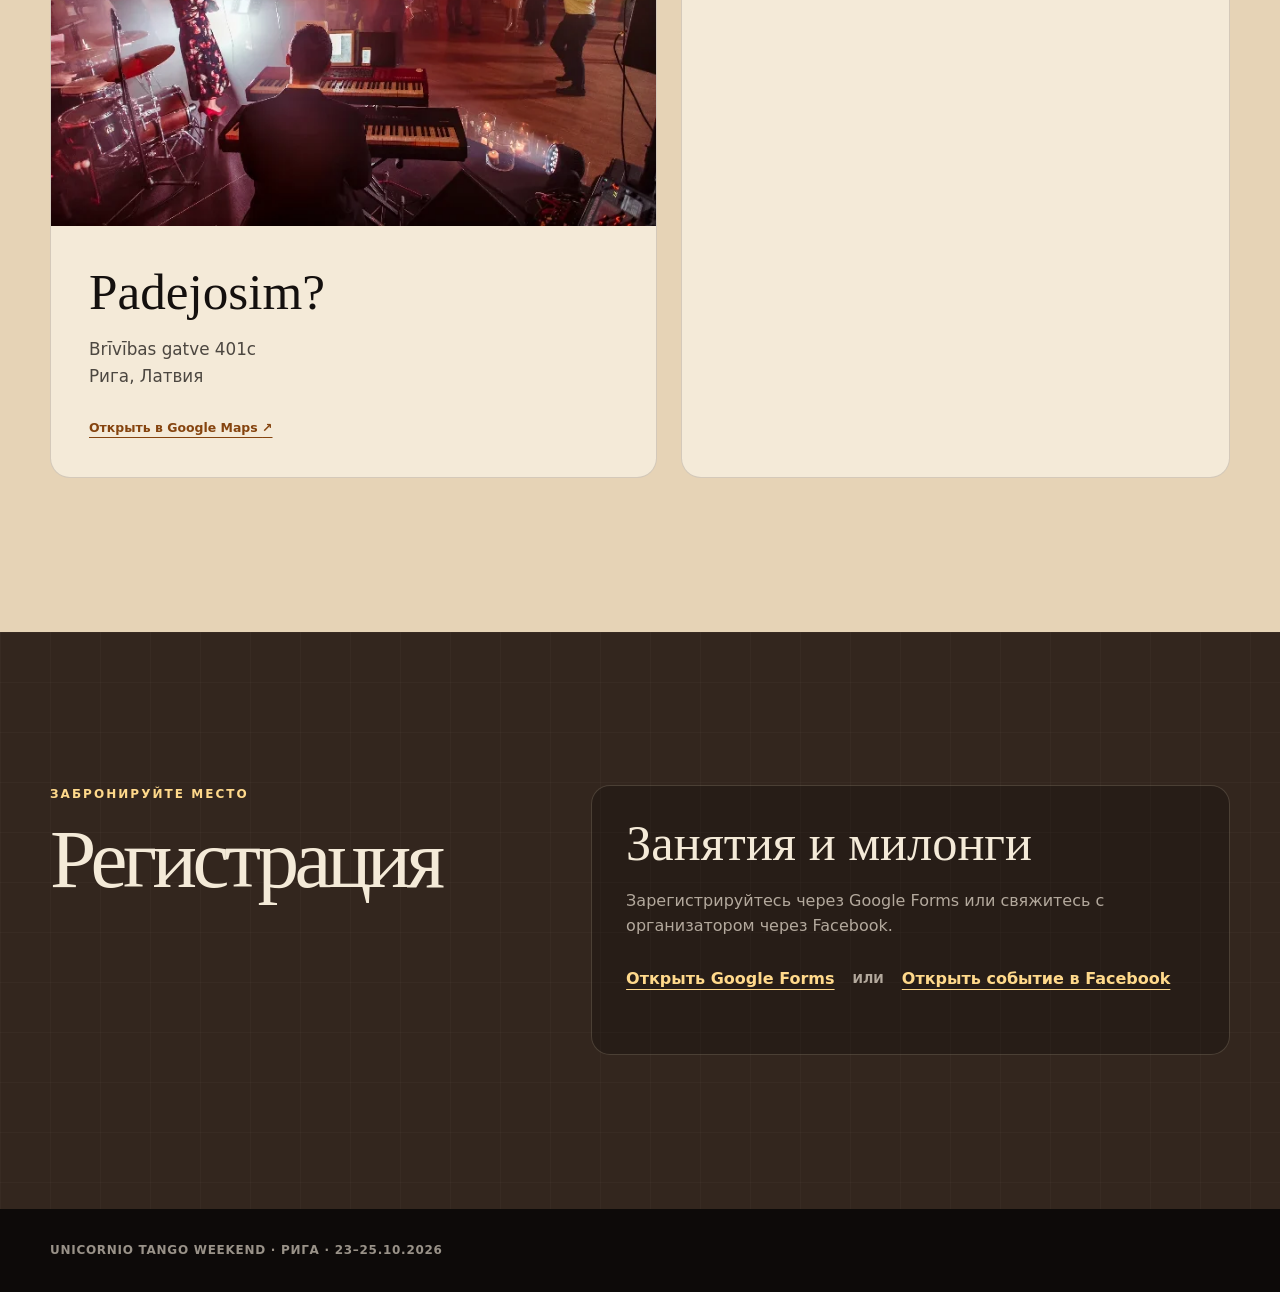
<file: ru/index.html>
<!doctype html>
<html lang="ru">
  <head>
    <meta charset="UTF-8" />
    <meta name="viewport" content="width=device-width, initial-scale=1.0" />
    <meta name="theme-color" content="#130f0d" />
    <meta name="description" content="Занятия и милонги аргентинского танго в Риге 23–25 октября 2026 года с Yanina Muzyka и Emmanuel Casal." />
    <link rel="canonical" href="https://tangounicornio.lv/ru/" />
    <link rel="alternate" hreflang="lv" href="https://tangounicornio.lv/lv/" />
    <link rel="alternate" hreflang="ru" href="https://tangounicornio.lv/ru/" />
    <link rel="alternate" hreflang="en" href="https://tangounicornio.lv/en/" />
    <link rel="alternate" hreflang="x-default" href="https://tangounicornio.lv/en/" />
    <meta property="og:type" content="website" />
    <meta property="og:title" content="Уикенд аргентинского танго в Риге 2026 | Unicornio" />
    <meta property="og:description" content="Шесть занятий и две милонги — с шоу-сюрпризом в пятницу и выступлением Yanina и Emmanuel в субботу." />
    <meta property="og:image" content="/assets/unicornio-cover.png" />
    <title>Уикенд аргентинского танго в Риге 2026 | Unicornio</title>
    <link rel="icon" href="/assets/favicon.svg" type="image/svg+xml" />
    <link rel="stylesheet" href="/styles.css" />
    <script type="application/ld+json">
{
  "@context": "https://schema.org",
  "@type": "Event",
  "name": "Unicornio Tango Weekend",
  "description": "Занятия и милонги аргентинского танго в Риге 23–25 октября 2026 года с Yanina Muzyka и Emmanuel Casal.",
  "startDate": "2026-10-23T19:00:00+03:00",
  "endDate": "2026-10-25T17:30:00+02:00",
  "eventStatus": "https://schema.org/EventScheduled",
  "eventAttendanceMode": "https://schema.org/OfflineEventAttendanceMode",
  "inLanguage": "ru",
  "url": "https://tangounicornio.lv/ru/",
  "image": [
    "https://tangounicornio.lv/assets/unicornio-cover-1733.webp"
  ],
  "location": {
    "@type": "Place",
    "name": "Padejosim?",
    "hasMap": "https://www.google.com/maps/search/?api=1&query=Padejosim%3F%2C%20Br%C4%ABv%C4%ABbas%20gatve%20401c%2C%20R%C4%ABga%2C%20Latvia",
    "address": {
      "@type": "PostalAddress",
      "streetAddress": "Brīvības gatve 401c",
      "addressLocality": "Rīga",
      "addressCountry": "LV"
    }
  },
  "performer": [
    {
      "@type": "Person",
      "name": "Yanina Muzyka"
    },
    {
      "@type": "Person",
      "name": "Emmanuel Casal"
    }
  ],
  "offers": [
    {
      "@type": "Offer",
      "name": "Абонемент на все занятия — До 19 октября",
      "price": "190",
      "priceCurrency": "EUR",
      "availability": "https://schema.org/InStock",
      "validThrough": "2026-10-19T23:59:59+03:00",
      "url": "https://forms.gle/D3oBQXFUAZPL2CEC7"
    },
    {
      "@type": "Offer",
      "name": "Одно занятие — До 19 октября",
      "price": "35",
      "priceCurrency": "EUR",
      "availability": "https://schema.org/InStock",
      "validThrough": "2026-10-19T23:59:59+03:00",
      "url": "https://forms.gle/D3oBQXFUAZPL2CEC7"
    },
    {
      "@type": "Offer",
      "name": "Абонемент на все занятия — С 20 октября",
      "price": "220",
      "priceCurrency": "EUR",
      "availability": "https://schema.org/InStock",
      "validFrom": "2026-10-20T00:00:00+03:00",
      "url": "https://forms.gle/D3oBQXFUAZPL2CEC7"
    },
    {
      "@type": "Offer",
      "name": "Одно занятие — С 20 октября",
      "price": "40",
      "priceCurrency": "EUR",
      "availability": "https://schema.org/InStock",
      "validFrom": "2026-10-20T00:00:00+03:00",
      "url": "https://forms.gle/D3oBQXFUAZPL2CEC7"
    }
  ],
  "sameAs": "https://facebook.com/events/s/unicornio-tango-weekend/2858745324495593/"
}
    </script>
    <script src="/runtime.js" defer></script>
  </head>
  <body>
    <a class="skip-link" href="#main">Перейти к содержанию</a>

    <header class="site-header" id="top">
      <a class="brand" href="#top" aria-label="Unicornio Tango Weekend">
        <img class="brand-mark" src="/assets/favicon.svg" alt="" />
        <span>Unicornio</span>
      </a>

      <nav class="main-nav" aria-label="Основная навигация">
        <a href="#program">Программа</a>
        <a href="#artists">Артисты</a>
        <a href="#venue">Место</a>
        <a href="#registration">Регистрация</a>
      </nav>

      <nav class="language-picker" aria-label="Язык">
        <a href="/lv/" lang="lv">LV</a>
        <a href="/ru/" lang="ru" class="active" aria-current="page">RU</a>
        <a href="/en/" lang="en">EN</a>
      </nav>
    </header>

    <main id="main">
      <section class="hero" aria-labelledby="hero-title">
        <div class="hero-image-wrap">
          <picture>
            <source
              type="image/webp"
              srcset="
                /assets/unicornio-cover-640.webp 640w,
                /assets/unicornio-cover-1280.webp 1280w,
                /assets/unicornio-cover-1733.webp 1733w
              "
              sizes="100vw"
            />
            <img
              class="hero-image"
              src="/assets/unicornio-cover.png"
              width="1733"
              height="907"
              fetchpriority="high"
              alt="Yanina Muzyka и Emmanuel Casal танцуют танго на рижской улице в окружении изображений единорогов"
            />
          </picture>
          <div class="hero-image-shade" aria-hidden="true"></div>
        </div>

        <div class="hero-content shell">
          <p class="eyebrow">23–25 октября 2026 · Рига</p>
          <h1 id="hero-title">Unicornio<br /><span>Tango Weekend</span></h1>
          <p class="hero-lead">Три дня танго — с игрой, чуткостью и выразительностью — вместе с чемпионами мира Yanina Muzyka и Emmanuel Casal.</p>
          <div class="hero-actions">
            <a class="button button-primary" href="#program">Смотреть программу</a>
            <a class="button button-ghost" href="#registration">Регистрация</a>
            <a class="button button-ghost" href="#venue">Место проведения</a>
          </div>
        </div>

        <div class="hero-facts shell" aria-label="О событии в цифрах">
          <div><strong>6</strong><span>занятий</span></div>
          <div><strong>2</strong><span>милонги</span></div>
          <div><strong>300</strong><span>м² для танцев</span></div>
        </div>
      </section>

      <section class="intro section shell">
        <div class="section-heading intro-heading">
          <p class="eyebrow">Танго-уикенд со своим характером</p>
          <h2>Серьёзная техника. Дух игры.</h2>
        </div>
        <div class="intro-copy">
          <p>У Yanina и Emmanuel — свой взгляд на танго, контакт и общение в паре. В преподавании они сочетают точную технику с любознательностью, свободой и игрой.</p>
          <p>Вас ждут авторские упражнения, которые помогают двигаться естественно, развивают диалог в паре и позволяют выполнять сложные движения легче и свободнее.</p>
        </div>
      </section>

      <section class="section program-section" id="program">
        <div class="shell">
          <div class="section-heading split-heading">
            <div>
              <p class="eyebrow">Три дня в Риге</p>
              <h2>Программа</h2>
            </div>
          </div>

          <div class="schedule">
              <article class="day">
                <header class="day-header">
                  <h3>Пятница</h3>
                  <time datetime="2026-10-23">23 октября</time>
                </header>

                <div class="event-item">
                  <time class="event-time" datetime="2026-10-23T19:00:00+03:00">19:00 - 20:15</time>
                  <div class="event-copy">
                    <span>Занятие 1</span>
                    <h4>Контакт и коммуникация в очо и поворотах</h4>
                    <p>Техника, ведение и проекции в разных направлениях. Качество и интенсивность движения.</p>
                  </div>
                </div>
                <div class="event-item milonga">
                  <time class="event-time" datetime="2026-10-23T20:40:00+03:00">20:40 - 00:30+</time>
                  <div class="event-copy">
                    <span>Милонга</span>
                    <h4>Милонга открытия с TDJ Juampi</h4>
                    <p>Шоу-сюрприз · Аргентина / Швеция</p>
                  </div>
                </div>
              </article>
              <article class="day">
                <header class="day-header">
                  <h3>Суббота</h3>
                  <time datetime="2026-10-24">24 октября</time>
                </header>

                <div class="event-item">
                  <time class="event-time" datetime="2026-10-24T14:00:00+03:00">14:00 - 15:15</time>
                  <div class="event-copy">
                    <span>Занятие 2</span>
                    <h4>Нестандартные парады</h4>
                    <p>В том числе с ганчо в качестве украшений.</p>
                  </div>
                </div>
                <div class="event-item">
                  <time class="event-time" datetime="2026-10-24T15:30:00+03:00">15:30 - 16:45</time>
                  <div class="event-copy">
                    <span>Занятие 3</span>
                    <h4>Вальс</h4>
                    <p>Динамичный вальс с цепочками кольгад.</p>
                  </div>
                </div>
                <div class="event-item milonga">
                  <time class="event-time" datetime="2026-10-24T20:00:00+03:00">20:00 - 01:00</time>
                  <div class="event-copy">
                    <span>Grand Milonga</span>
                    <h4>Милонга с выступлением Yanina и Emmanuel</h4>
                    <p>TDJ Mariko · Украина / Израиль</p>
                  </div>
                </div>
              </article>
              <article class="day">
                <header class="day-header">
                  <h3>Воскресенье</h3>
                  <time datetime="2026-10-25">25 октября</time>
                </header>

                <div class="event-item">
                  <time class="event-time" datetime="2026-10-25T13:00:00+02:00">13:00 - 14:15</time>
                  <div class="event-copy">
                    <span>Занятие 4</span>
                    <h4>Энроскес и задние сакады</h4>
                    <p>Техника задних сакад для обеих ролей. С сюрпризами.</p>
                  </div>
                </div>
                <div class="event-item">
                  <time class="event-time" datetime="2026-10-25T14:30:00+02:00">14:30 - 15:45</time>
                  <div class="event-copy">
                    <span>Занятие 5</span>
                    <h4>Техника волькад</h4>
                    <p>Линейные и круговые волькады с украшениями.</p>
                  </div>
                </div>
                <div class="event-item">
                  <time class="event-time" datetime="2026-10-25T15:45:00+02:00">15:45</time>
                  <div class="event-copy">
                    <span>Перерыв</span>
                    <h4>Перерыв на обед</h4>
                    <p>30 минут, чтобы набраться сил.</p>
                  </div>
                </div>
                <div class="event-item">
                  <time class="event-time" datetime="2026-10-25T16:15:00+02:00">16:15 - 17:30</time>
                  <div class="event-copy">
                    <span>Занятие 6</span>
                    <h4>Мулинет, энроскес и ганчо</h4>
                    <p>Выводим силу и динамику на новый уровень.</p>
                  </div>
                </div>
              </article>
          </div>

          <div class="pricing-header">
            <div>
              <p class="eyebrow">Абонементы на занятия</p>
              <h3>Стоимость занятий</h3>
            </div>
            <p class="notice">Милонги оплачиваются отдельно.</p>
          </div>
          <div class="pricing-grid">
            <article class="price-card">
              <span class="price-period">До 19 октября</span>
              <p>Цена со скидкой при регистрации до 19 октября включительно.</p>
              <div class="price-row"><span>Абонемент на все занятия</span><strong>190 €</strong></div>
              <div class="price-row"><span>Одно занятие</span><strong>35 €</strong></div>
            </article>
            <article class="price-card">
              <span class="price-period">С 20 октября</span>
              <p>Полная стоимость — при наличии свободных мест.</p>
              <div class="price-row"><span>Абонемент на все занятия</span><strong>220 €</strong></div>
              <div class="price-row"><span>Одно занятие</span><strong>40 €</strong></div>
            </article>
          </div>
        </div>
      </section>

      <section class="section artists-section" id="artists">
        <div class="shell">
          <div class="section-heading split-heading">
            <div>
              <p class="eyebrow">Преподаватели, танцоры, люди</p>
              <h2>Артисты</h2>
            </div>
            <p>Четырнадцать лет совместного танца, творчества и преподавания по всему миру.</p>
          </div>

          <article class="maestros-card">
            <div class="maestros-photo">
              <img src="/assets/yanina-emmanuel-teachers.webp" width="1024" height="1536" loading="lazy" decoding="async" alt="Yanina Muzyka и Emmanuel Casal танцуют вместе" />
            </div>
            <div class="maestros-content">
              <div class="maestros-title">
                <span>Маэстро</span>
                <h3>Yanina Muzyka<br />&amp; Emmanuel Casal</h3>
              </div>
              <div class="maestros-copy">
                <p>Их подход к преподаванию основан на чуткости, игре и свободе. Он сохраняет суть социального танца и открывает новые способы выстраивать контакт и общаться в паре.</p>
                <ul class="achievements">
                  <li>Чемпионы мира по сценическому танго, 2021</li>
                  <li>Вице-чемпионы мира по сценическому танго, 2016</li>
                  <li>Премия Carlos за лучший танцевальный дуэт в спектакле «Así Vuelvo», 2022</li>
                </ul>
                <div class="video-links">
                  <a href="https://youtu.be/jiVx8VYluPM" target="_blank" rel="noreferrer">
                    <span aria-hidden="true">▶</span>
                    <span>Смотреть чемпионское выступление 2021 года</span>
                  </a>
                  <a href="https://www.youtube.com/watch?v=4IIaq4v3_SM" target="_blank" rel="noreferrer">
                    <span aria-hidden="true">▶</span>
                    <span>Смотреть их вальс</span>
                  </a>
                </div>
              </div>
            </div>
          </article>

          <div class="dj-grid">
            <article class="dj-card dj-card-with-photo">
              <div class="dj-photo">
                <img src="/assets/juampi-tdj.webp" width="800" height="1200" loading="lazy" decoding="async" alt="Портрет Juampi" />
              </div>
              <div class="dj-card-content">
                <span>Пятница · TDJ</span>
                <h3>Juampi</h3>
                <p>Juan Pablo Canavire · Аргентина / Швеция</p>
                <div class="dj-bio">
                  <p>Juan Pablo Canavire, известный как DJ Juampi, приносит на каждый танцпол подлинный дух аргентинского танго.</p>
                  <p>Juampi родом из Жужуя в Аргентине. Он строил свою карьеру в Буэнос-Айресе и шесть лет был диджеем-резидентом DNI Tango. Эти годы сформировали его музыкальный почерк и умение чувствовать танцпол.</p>
                  <p>Сегодня Juampi живёт в Стокгольме и играет по всему миру. Составляя танды из записей оркестров золотого века танго, он соединяет ритм, эмоции и динамику, наполняя танцпол энергией и создавая связь между музыкой и танцорами.</p>
                </div>
              </div>
            </article>
            <article class="dj-card dj-card-with-photo rainbow-card">
              <div class="dj-photo">
                <img src="/assets/mariko-tdj.webp" width="800" height="1200" loading="lazy" decoding="async" alt="Портрет Mariko" />
              </div>
              <div class="dj-card-content">
                <span>Суббота · TDJ</span>
                <h3>Mariko</h3>
                <p>Украина / Израиль</p>
                <div class="dj-bio">
                  <p>DJ Mariko — танго-диджей и профессиональный звукорежиссёр.</p>
                  <p>С 2012 года она играет как диджей на милонгах и танго-мероприятиях в разных странах. Опыт работы звукорежиссёром помогает ей уделять особое внимание качеству звука, балансу и деталям.</p>
                  <p>Для Марико каждый вечер — история, которая рождается здесь и сейчас из музыки, энергии танцпола и общения с танцорами. У её сетов есть свой ритм и драматургия, которые естественно развиваются в течение вечера.</p>
                </div>
              </div>
            </article>
          </div>
        </div>
      </section>

      <section class="section venue-section" id="venue" aria-labelledby="venue-title">
        <div class="shell">
          <div class="section-heading">
            <p class="eyebrow">Встречаемся на танцполе</p>
            <h2 id="venue-title">Место проведения</h2>
          </div>

          <div class="venue-grid">
            <article class="venue-card">
              <img class="venue-photo" src="/assets/padejosim-venue.webp" width="680" height="453" loading="lazy" decoding="async" alt="Танцевальный вечер с живой музыкой в Padejosim?" />
              <div class="venue-details">
                <h3>Padejosim?</h3>
                <p class="venue-address">Brīvības gatve 401c<br />Рига, Латвия</p>
                <a class="text-link" href="https://www.google.com/maps/search/?api=1&amp;query=Padejosim%3F%2C%20Br%C4%ABv%C4%ABbas%20gatve%20401c%2C%20R%C4%ABga%2C%20Latvia" target="_blank" rel="noreferrer">Открыть в Google Maps <span aria-hidden="true">↗</span></a>
              </div>
            </article>
            <div class="venue-map">
              <iframe src="https://www.google.com/maps?q=Padejosim%3F%2C%20Br%C4%ABv%C4%ABbas%20gatve%20401c%2C%20R%C4%ABga%2C%20Latvia&amp;z=16&amp;output=embed&amp;hl=ru" width="600" height="450" loading="lazy" referrerpolicy="no-referrer-when-downgrade" title="Карта: Padejosim?, Brīvības gatve 401c, Рига" allowfullscreen></iframe>
            </div>
          </div>
        </div>
      </section>

      <section class="section registration-section" id="registration">
        <div class="shell registration-shell">
          <div class="section-heading">
            <p class="eyebrow">Забронируйте место</p>
            <h2>Регистрация</h2>
          </div>

          <div class="registration-grid">
            <article class="registration-card">
              <h3>Занятия и милонги</h3>
              <p>Зарегистрируйтесь через Google Forms или свяжитесь с организатором через Facebook.</p>
              <div class="registration-actions">
                <a class="text-link" href="https://forms.gle/D3oBQXFUAZPL2CEC7" target="_blank" rel="noreferrer">
                  <span>Открыть Google Forms</span>
                </a>
                <span class="registration-or">или</span>
                <a class="text-link" href="https://facebook.com/events/s/unicornio-tango-weekend/2858745324495593/" target="_blank" rel="noreferrer">Открыть событие в Facebook</a>
              </div>
            </article>
          </div>
        </div>
      </section>
    </main>

    <footer class="site-footer">
      <div class="shell footer-inner">
        <p>Unicornio Tango Weekend · Рига · 23–25.10.2026</p>
      </div>
    </footer>

    <a class="back-to-top" id="back-to-top" href="#top" aria-hidden="true" tabindex="-1">Наверх ↑</a>
    <div class="scroll-unicorn" aria-hidden="true">
      <div class="scroll-unicorn-racer">
        <span class="unicorn-trail"></span>
        <svg xmlns="http://www.w3.org/2000/svg" viewBox="0 0 160 112" aria-hidden="true" focusable="false">
  <defs>
    <linearGradient id="scroll-unicorn-rainbow" x1="0%" y1="0%" x2="100%" y2="100%">
      <stop offset="0" stop-color="#ff8a74" />
      <stop offset="0.42" stop-color="#f5c05b" />
      <stop offset="0.74" stop-color="#91e69a" />
      <stop offset="1" stop-color="#78d9ee" />
    </linearGradient>
  </defs>
  <g class="unicorn-gallop" stroke="#17100d" stroke-width="2.5" stroke-linecap="round" stroke-linejoin="round">
    <g class="unicorn-tail">
      <path d="M42 54C26 43 16 52 8 45c1 14 14 17 20 15-7 10-14 13-24 12 9 11 25 11 33 1 5-7 7-13 5-19Z" fill="url(#scroll-unicorn-rainbow)" />
      <path d="M12 71c10-1 16-7 20-13" fill="none" stroke-width="1.5" />
    </g>
    <g class="unicorn-leg unicorn-leg--rear-far">
      <path d="M49 66c8 3 13 9 14 15l-4 15 3 5h-9l-3-6 5-13-13-9Z" fill="#e5d9c8" />
      <path d="m52 95 7 1 3 5h-9Z" fill="#17100d" />
    </g>
    <g class="unicorn-leg unicorn-leg--front-far">
      <path d="M100 65c7 1 12 8 11 15l-12 11-2 8h-9l4-12 10-11-7-7Z" fill="#e5d9c8" />
      <path d="m90 94 8 1-1 4h-9Z" fill="#17100d" />
    </g>
    <g class="unicorn-body">
      <path d="M107 14C96 18 91 29 96 40c3 8-2 13-7 19h23c2-8 0-16-5-22-5-8-5-15 3-21Z" fill="url(#scroll-unicorn-rainbow)" />
      <path d="m109 18-1-13c0-2 2-2 3 0l7 13Z" fill="#fff5e5" />
      <path d="m118 21 13-17-7 22Z" fill="url(#scroll-unicorn-rainbow)" />
      <path d="M108 14c8-1 13 5 14 13 1 4 5 7 12 10 5 2 5 7 1 10l-9 4c-6 2-9 6-11 12-2 8-6 15-15 16-14 1-29-3-44 0-14 4-24-5-21-18 2-11 13-16 26-14l28 3c3-7 6-10 8-12-5-8-1-19 11-24Z" fill="#fff5e5" />
      <path d="M45 54c7-4 15-4 23-2M106 52c-3 5-4 9-3 14" fill="none" stroke="#dcc9ad" stroke-width="2" />
      <circle cx="118" cy="30" r="2.2" fill="#17100d" stroke="none" />
      <path d="M130 41h4" fill="none" stroke-width="2" />
      <path d="m119 19 7-9" fill="none" stroke="#fff5e5" stroke-width="1.5" />
      <path d="m110 10 3 7" fill="none" stroke="#e3b3a9" stroke-width="1.5" />
    </g>
    <g class="unicorn-leg unicorn-leg--rear-near">
      <path d="M48 67c1 7-3 11-9 15l-11 8h-9l3-6 13-10 4-9Z" fill="#fff5e5" />
      <path d="m21 85 8 1-1 4h-9Z" fill="#17100d" />
      <path d="M40 74c2-1 4-1 6-1" fill="none" stroke="#dcc9ad" stroke-width="1.5" />
    </g>
    <g class="unicorn-leg unicorn-leg--front-near">
      <path d="M106 65c5 3 6 9 11 14l12 6 4 6h-10l-12-7c-7-4-10-9-11-16Z" fill="#fff5e5" />
      <path d="m125 85 4 0 4 6h-10Z" fill="#17100d" />
      <path d="M106 72c1 3 3 6 5 8" fill="none" stroke="#dcc9ad" stroke-width="1.5" />
    </g>
  </g>
</svg>
      </div>
    </div>
  </body>
</html>
</file>
<file: styles.css>
:root {
  --ink: #14100e;
  --ink-soft: #221a16;
  --paper: #f4ead8;
  --paper-deep: #e6d3b6;
  --gold: #efa94a;
  --gold-bright: #ffd98b;
  --rose: #ff6f91;
  --violet: #b883ff;
  --cyan: #47d9e9;
  --green: #88e693;
  --line-dark: rgba(255, 234, 198, 0.17);
  --line-light: rgba(28, 19, 14, 0.15);
  --shell: min(1180px, calc(100vw - 40px));
  --display: Georgia, "Times New Roman", serif;
  --sans: Inter, ui-sans-serif, system-ui, -apple-system, BlinkMacSystemFont, "Segoe UI", sans-serif;
}

* {
  box-sizing: border-box;
}

html {
  scroll-behavior: smooth;
}

body {
  margin: 0;
  background: var(--ink);
  color: var(--paper);
  font-family: var(--sans);
  font-size: 16px;
  line-height: 1.6;
}

body::before {
  position: fixed;
  inset: 0;
  z-index: -1;
  background:
    radial-gradient(circle at 12% 8%, rgba(255, 181, 83, 0.12), transparent 31%),
    radial-gradient(circle at 90% 32%, rgba(184, 131, 255, 0.08), transparent 28%),
    var(--ink);
  content: "";
}

a {
  color: inherit;
}

button,
a {
  -webkit-tap-highlight-color: transparent;
}

button,
.button {
  font: inherit;
}

.shell {
  width: var(--shell);
  margin-inline: auto;
}

.skip-link {
  position: fixed;
  top: 10px;
  left: 10px;
  z-index: 100;
  padding: 10px 16px;
  background: var(--paper);
  color: var(--ink);
  transform: translateY(-160%);
}

.skip-link:focus {
  transform: translateY(0);
}

.site-header {
  position: absolute;
  top: 0;
  left: 50%;
  z-index: 20;
  display: grid;
  grid-template-columns: 1fr auto 1fr;
  align-items: center;
  width: var(--shell);
  min-height: 88px;
  border-bottom: 1px solid rgba(255, 255, 255, 0.25);
  transform: translateX(-50%);
}

.brand {
  display: inline-flex;
  align-items: center;
  gap: 11px;
  width: fit-content;
  color: #fff;
  font-size: 0.8rem;
  font-weight: 800;
  letter-spacing: 0.15em;
  text-decoration: none;
  text-transform: uppercase;
}

.brand-mark {
  display: block;
  width: 34px;
  height: 34px;
  object-fit: contain;
}

.main-nav {
  display: flex;
  gap: clamp(22px, 3vw, 42px);
}

.main-nav a,
.language-picker a {
  border: 0;
  background: transparent;
  color: rgba(255, 255, 255, 0.82);
  cursor: pointer;
  font-size: 0.75rem;
  font-weight: 750;
  letter-spacing: 0.11em;
  text-decoration: none;
  text-transform: uppercase;
}

.main-nav a:hover,
.main-nav a:focus-visible,
.language-picker a:hover,
.language-picker a:focus-visible,
.language-picker a.active {
  color: var(--gold-bright);
}

.language-picker {
  display: flex;
  justify-content: flex-end;
  gap: 5px;
}

.language-picker a {
  min-width: 37px;
  padding: 7px 6px;
  border: 1px solid transparent;
  border-radius: 100px;
  text-align: center;
}

.language-picker a.active {
  border-color: rgba(255, 255, 255, 0.45);
  background: rgba(0, 0, 0, 0.2);
}

.hero {
  position: relative;
  display: flex;
  min-height: min(940px, 100svh);
  flex-direction: column;
  justify-content: flex-end;
  overflow: hidden;
  isolation: isolate;
}

.hero-image-wrap,
.hero-image-shade {
  position: absolute;
  inset: 0;
}

.hero-image-wrap picture {
  display: block;
  width: 100%;
  height: 100%;
}

.hero-image {
  width: 100%;
  height: 100%;
  object-fit: cover;
  object-position: 50% 50%;
}

.hero-image-shade {
  background:
    linear-gradient(90deg, rgba(10, 8, 7, 0.83) 0%, rgba(10, 8, 7, 0.38) 42%, rgba(10, 8, 7, 0.06) 70%),
    linear-gradient(0deg, rgba(15, 11, 9, 0.96) 0%, transparent 42%, rgba(9, 7, 6, 0.22) 100%);
}

.hero-content {
  position: relative;
  z-index: 2;
  padding-top: 155px;
  padding-bottom: 52px;
}

.eyebrow {
  margin: 0 0 15px;
  color: var(--gold-bright);
  font-size: 0.75rem;
  font-weight: 800;
  letter-spacing: 0.17em;
  text-transform: uppercase;
}

.hero h1,
.section-heading h2,
.pricing-header h3,
.maestros-card h3,
.registration-card h3 {
  margin: 0;
  font-family: var(--display);
  font-weight: 500;
  line-height: 0.94;
}

.hero h1 {
  max-width: 800px;
  color: #fff7e9;
  font-size: clamp(4.1rem, 10.7vw, 9.4rem);
  letter-spacing: -0.065em;
  text-shadow: 0 5px 35px rgba(0, 0, 0, 0.35);
}

.hero h1 span {
  display: inline-block;
  background: linear-gradient(90deg, var(--rose), var(--gold-bright), var(--green), var(--cyan), var(--violet));
  -webkit-background-clip: text;
  background-clip: text;
  color: transparent;
  font-size: 0.46em;
  letter-spacing: 0.015em;
  text-transform: uppercase;
}

.hero-lead {
  max-width: 620px;
  margin: 27px 0 0;
  color: rgba(255, 248, 235, 0.9);
  font-size: clamp(1rem, 1.8vw, 1.25rem);
}

.hero-actions {
  display: flex;
  flex-wrap: wrap;
  gap: 12px;
  margin-top: 31px;
}

.button {
  display: inline-flex;
  min-height: 50px;
  align-items: center;
  justify-content: center;
  padding: 12px 23px;
  border: 1px solid transparent;
  border-radius: 100px;
  font-size: 0.76rem;
  font-weight: 850;
  letter-spacing: 0.09em;
  text-decoration: none;
  text-transform: uppercase;
  transition: transform 160ms ease, background 160ms ease, border-color 160ms ease;
}

.button:hover,
.button:focus-visible {
  transform: translateY(-2px);
}

.button-primary {
  background: linear-gradient(100deg, #ff8a74, #f5c05b 42%, #91e69a 74%, #78d9ee);
  color: #17100d;
  box-shadow: 0 12px 38px rgba(228, 147, 65, 0.22);
}

.button-ghost {
  border-color: rgba(255, 255, 255, 0.43);
  background: rgba(16, 12, 10, 0.23);
  color: #fff;
  backdrop-filter: blur(8px);
}

.hero-facts {
  position: relative;
  z-index: 2;
  display: grid;
  grid-template-columns: repeat(3, 1fr);
  padding: 24px 0 30px;
  border-top: 1px solid rgba(255, 255, 255, 0.2);
}

.hero-facts div {
  display: flex;
  align-items: baseline;
  justify-content: center;
  gap: 11px;
}

.hero-facts strong {
  color: var(--gold-bright);
  font-family: var(--display);
  font-size: 2.25rem;
  font-weight: 500;
}

.hero-facts span {
  color: rgba(255, 255, 255, 0.72);
  font-size: 0.76rem;
  font-weight: 700;
  letter-spacing: 0.08em;
  text-transform: uppercase;
}

.section {
  padding: clamp(86px, 12vw, 155px) 0;
}

.section-heading h2 {
  font-size: clamp(3.2rem, 7.5vw, 7.2rem);
  letter-spacing: -0.055em;
}

.split-heading {
  display: grid;
  grid-template-columns: minmax(0, 1.35fr) minmax(260px, 0.65fr);
  align-items: end;
  gap: 70px;
}

.split-heading > p {
  max-width: 490px;
  margin: 0 0 7px;
  color: rgba(255, 244, 226, 0.66);
  font-size: 1.05rem;
}

.intro {
  display: grid;
  grid-template-columns: 0.9fr 1.1fr;
  gap: clamp(50px, 9vw, 130px);
  align-items: start;
}

.intro-heading h2 {
  max-width: 520px;
  font-size: clamp(3.2rem, 6vw, 6rem);
}

.intro-copy {
  max-width: 650px;
  padding-top: 24px;
  color: rgba(255, 245, 229, 0.75);
  font-size: clamp(1.05rem, 1.8vw, 1.28rem);
}

.intro-copy p:first-child::first-letter {
  float: left;
  margin: 8px 10px 0 0;
  color: var(--gold);
  font-family: var(--display);
  font-size: 4.3rem;
  line-height: 0.65;
}

.program-section {
  position: relative;
  overflow: hidden;
  background: var(--paper);
  color: var(--ink);
}

.program-section::before {
  position: absolute;
  top: -180px;
  right: -180px;
  width: 520px;
  height: 520px;
  border-radius: 50%;
  background: conic-gradient(from 80deg, var(--rose), var(--gold), var(--green), var(--cyan), var(--violet), var(--rose));
  content: "";
  filter: blur(115px);
  opacity: 0.14;
}

.program-section .eyebrow {
  color: #975313;
}

.program-section .split-heading > p {
  color: rgba(20, 16, 14, 0.66);
}

.schedule {
  position: relative;
  display: grid;
  grid-template-columns: repeat(3, 1fr);
  margin-top: 75px;
  border-top: 1px solid var(--line-light);
  border-bottom: 1px solid var(--line-light);
}

.day {
  padding: 33px clamp(20px, 3vw, 38px) 42px;
}

.day + .day {
  border-left: 1px solid var(--line-light);
}

.day-header {
  display: flex;
  align-items: flex-start;
  justify-content: space-between;
  gap: 20px;
  min-height: 90px;
}

.day-header h3 {
  margin: 0;
  font-family: var(--display);
  font-size: 2rem;
  font-weight: 500;
  line-height: 1;
}

.day-header span {
  color: rgba(20, 16, 14, 0.48);
  font-size: 0.7rem;
  font-weight: 800;
  letter-spacing: 0.11em;
  text-transform: uppercase;
}

.event-item {
  position: relative;
  display: grid;
  grid-template-columns: 58px 1fr;
  gap: 14px;
  padding: 24px 0;
  border-top: 1px solid var(--line-light);
}

.event-time {
  font-family: var(--display);
  font-size: 1.05rem;
  font-variant-numeric: tabular-nums;
}

.event-copy span {
  display: inline-block;
  margin-bottom: 7px;
  color: #96601f;
  font-size: 0.62rem;
  font-weight: 850;
  letter-spacing: 0.13em;
  text-transform: uppercase;
}

.event-copy h4 {
  margin: 0;
  font-size: 0.98rem;
  line-height: 1.35;
}

.event-copy p {
  margin: 8px 0 0;
  color: rgba(20, 16, 14, 0.62);
  font-size: 0.84rem;
  line-height: 1.52;
}

.event-item.milonga {
  margin: 10px -14px 0;
  padding: 24px 14px;
  border-top: 0;
  border-radius: 15px;
  background: var(--ink-soft);
  color: var(--paper);
}

.event-item.milonga .event-copy span {
  color: var(--gold-bright);
}

.event-item.milonga .event-copy p {
  color: rgba(255, 245, 228, 0.61);
}

.pricing-header {
  display: flex;
  align-items: end;
  justify-content: space-between;
  gap: 40px;
  margin-top: 100px;
}

.pricing-header h3 {
  font-size: clamp(2.5rem, 5vw, 4.5rem);
}

.notice {
  margin: 0 0 6px;
  padding: 8px 14px;
  border: 1px solid var(--line-light);
  border-radius: 100px;
  font-size: 0.72rem;
  font-weight: 800;
  letter-spacing: 0.08em;
  text-transform: uppercase;
}

.pricing-grid {
  display: grid;
  grid-template-columns: repeat(2, minmax(0, 1fr));
  gap: 14px;
  margin-top: 34px;
}

.price-card {
  min-height: 300px;
  padding: clamp(24px, 3vw, 38px);
  border: 1px solid var(--line-light);
  border-radius: 18px;
  background: rgba(255, 255, 255, 0.27);
}

.price-card:first-child {
  background: #ead8bd;
}

.price-card:last-child {
  background: var(--ink-soft);
  color: var(--paper);
}

.price-period {
  display: block;
  min-height: 45px;
  font-size: 0.7rem;
  font-weight: 850;
  letter-spacing: 0.11em;
  text-transform: uppercase;
}

.price-card p {
  min-height: 80px;
  margin: 14px 0 24px;
  color: rgba(20, 16, 14, 0.58);
  font-size: 0.86rem;
}

.price-card:last-child p {
  color: rgba(255, 245, 228, 0.58);
}

.price-row {
  display: flex;
  align-items: baseline;
  justify-content: space-between;
  gap: 15px;
  padding: 12px 0;
  border-top: 1px solid currentColor;
}

.price-row span {
  font-size: 0.75rem;
  font-weight: 700;
}

.price-row strong {
  font-family: var(--display);
  font-size: 1.6rem;
  font-weight: 500;
  white-space: nowrap;
}

.artists-section {
  border-top: 1px solid var(--line-dark);
}

.maestros-card {
  display: grid;
  grid-template-columns: minmax(260px, 0.78fr) minmax(0, 1.22fr);
  align-items: center;
  gap: clamp(36px, 6vw, 82px);
  margin-top: 76px;
  padding: clamp(20px, 3vw, 38px);
  border: 1px solid var(--line-dark);
  border-radius: 25px;
  background:
    linear-gradient(125deg, rgba(255, 180, 89, 0.14), transparent 40%),
    rgba(255, 255, 255, 0.025);
}

.maestros-photo,
.dj-photo {
  width: 100%;
  max-width: 440px;
  overflow: hidden;
  justify-self: center;
  border-radius: 18px;
  box-shadow: 0 24px 70px rgba(0, 0, 0, 0.28);
}

.maestros-photo img,
.dj-photo img {
  display: block;
  width: 100%;
  height: auto;
}

.maestros-content {
  min-width: 0;
}

.maestros-title > span,
.dj-card > span {
  color: var(--gold-bright);
  font-size: 0.68rem;
  font-weight: 850;
  letter-spacing: 0.13em;
  text-transform: uppercase;
}

.maestros-card h3 {
  margin-top: 20px;
  font-size: clamp(2.5rem, 4.7vw, 4.7rem);
}

.maestros-copy > p {
  margin-top: 0;
  color: rgba(255, 245, 229, 0.71);
  font-size: 1.05rem;
}

.achievements {
  margin: 31px 0;
  padding: 0;
  list-style: none;
}

.achievements li {
  position: relative;
  padding: 13px 0 13px 27px;
  border-top: 1px solid var(--line-dark);
  font-size: 0.84rem;
  font-weight: 750;
}

.achievements li::before {
  position: absolute;
  top: 16px;
  left: 2px;
  color: var(--gold);
  content: "✦";
}

.video-links {
  display: flex;
  flex-direction: column;
  align-items: flex-start;
  gap: 10px;
}

.video-links a,
.text-link {
  color: var(--gold-bright);
  font-size: 0.78rem;
  font-weight: 800;
  text-underline-offset: 5px;
}

.video-links a span:first-child {
  display: inline-grid;
  width: 25px;
  height: 25px;
  margin-right: 7px;
  place-items: center;
  border: 1px solid rgba(255, 217, 139, 0.35);
  border-radius: 50%;
  font-size: 0.62rem;
}

.dj-grid {
  display: grid;
  grid-template-columns: repeat(2, 1fr);
  gap: 15px;
  margin-top: 15px;
}

.dj-card {
  min-height: 225px;
  padding: 36px;
  border: 1px solid var(--line-dark);
  border-radius: 20px;
  background: var(--ink-soft);
}

.dj-card-with-photo {
  display: flex;
  flex-direction: column;
  align-items: center;
  padding: clamp(20px, 3vw, 38px);
}

.dj-photo {
  flex: 0 0 auto;
}

.dj-card-content {
  width: 100%;
  max-width: 440px;
  margin-top: clamp(24px, 3vw, 34px);
  min-width: 0;
}

.dj-card-content > span {
  color: var(--gold-bright);
  font-size: 0.68rem;
  font-weight: 850;
  letter-spacing: 0.13em;
  text-transform: uppercase;
}

.dj-card h3 {
  margin: 35px 0 0;
  font-family: var(--display);
  font-size: 3.2rem;
  font-weight: 500;
  line-height: 1;
}

.dj-card-with-photo h3 {
  margin-top: 20px;
}

.dj-card-content > p {
  margin: 8px 0 0;
  color: rgba(255, 245, 228, 0.57);
  font-size: 0.75rem;
  font-weight: 700;
  letter-spacing: 0.1em;
  text-transform: uppercase;
}

.dj-bio {
  margin-top: 26px;
  padding-top: 24px;
  border-top: 1px solid var(--line-dark);
}

.dj-bio p {
  margin: 0;
  color: rgba(255, 245, 229, 0.71);
  font-size: 0.92rem;
  font-weight: 400;
  letter-spacing: 0;
  line-height: 1.65;
  text-transform: none;
}

.dj-bio p + p {
  margin-top: 14px;
}

.rainbow-card {
  position: relative;
  overflow: hidden;
}

.rainbow-card::after {
  position: absolute;
  right: -80px;
  bottom: -100px;
  width: 260px;
  height: 260px;
  border-radius: 50%;
  background: conic-gradient(var(--rose), var(--gold), var(--green), var(--cyan), var(--violet), var(--rose));
  content: "";
  filter: blur(48px);
  opacity: 0.25;
  z-index: 0;
}

.rainbow-card > * {
  position: relative;
  z-index: 1;
}

.venue-section {
  background: var(--paper-deep);
  color: var(--ink);
}

.venue-section .eyebrow,
.venue-section .text-link {
  color: #85440f;
}

.venue-grid {
  display: grid;
  grid-template-columns: minmax(0, 1.05fr) minmax(0, 0.95fr);
  gap: 24px;
  margin-top: 50px;
}

.venue-card,
.venue-map {
  overflow: hidden;
  border: 1px solid var(--line-light);
  border-radius: 20px;
  background: var(--paper);
}

.venue-photo {
  display: block;
  width: 100%;
  height: auto;
}

.venue-details {
  padding: clamp(24px, 3vw, 38px);
}

.venue-details h3 {
  margin: 0;
  font-family: var(--display);
  font-size: clamp(2.4rem, 4vw, 3.6rem);
  font-weight: 500;
  line-height: 1.1;
}

.venue-address {
  margin: 16px 0 24px;
  color: rgba(20, 16, 14, 0.75);
  font-size: 1.05rem;
}

.venue-map iframe {
  display: block;
  width: 100%;
  height: 100%;
  min-height: 400px;
  border: 0;
}

.registration-section {
  position: relative;
  overflow: hidden;
  background: #33261e;
}

.registration-section::before {
  position: absolute;
  inset: 0;
  background-image: linear-gradient(rgba(255, 255, 255, 0.025) 1px, transparent 1px), linear-gradient(90deg, rgba(255, 255, 255, 0.025) 1px, transparent 1px);
  background-size: 50px 50px;
  content: "";
}

.registration-shell {
  position: relative;
  display: grid;
  grid-template-columns: 0.8fr 1.2fr;
  gap: clamp(50px, 9vw, 130px);
}

.registration-section .section-heading h2 {
  font-size: clamp(3.3rem, 6.5vw, 6.2rem);
}

.registration-section .section-heading > p:last-child {
  max-width: 400px;
  color: rgba(255, 245, 229, 0.65);
}

.registration-grid {
  display: grid;
  gap: 14px;
}

.registration-card {
  position: relative;
  min-height: 270px;
  padding: 34px;
  border: 1px solid var(--line-dark);
  border-radius: 19px;
  background: rgba(16, 12, 10, 0.3);
}

.registration-card h3 {
  font-size: clamp(2rem, 4vw, 3.15rem);
}

.registration-card p {
  max-width: 500px;
  margin: 20px 0 27px;
  color: rgba(255, 245, 229, 0.65);
}

.registration-actions {
  display: flex;
  align-items: center;
  flex-wrap: wrap;
  gap: 18px;
}

.registration-actions .text-link {
  font-size: 1rem;
}

.registration-or {
  color: rgba(255, 245, 229, 0.65);
  font-size: 0.78rem;
  font-weight: 800;
  text-transform: uppercase;
}

.disabled-link {
  cursor: default;
  opacity: 0.58;
  pointer-events: none;
}

.site-footer {
  padding: 32px 0;
  background: #0d0a09;
  color: rgba(255, 245, 229, 0.58);
  font-size: 0.75rem;
  font-weight: 700;
  letter-spacing: 0.06em;
  text-transform: uppercase;
}

.footer-inner {
  display: flex;
  justify-content: space-between;
  gap: 20px;
}

.footer-inner p {
  margin: 0;
}

.back-to-top {
  position: fixed;
  right: max(20px, env(safe-area-inset-right));
  bottom: max(20px, env(safe-area-inset-bottom));
  z-index: 50;
  padding: 11px 17px;
  border: 1px solid rgba(255, 255, 255, 0.28);
  border-radius: 100px;
  background: rgba(20, 16, 14, 0.88);
  box-shadow: 0 10px 30px rgba(8, 6, 5, 0.24);
  color: var(--paper);
  font-size: 0.72rem;
  font-weight: 800;
  letter-spacing: 0.08em;
  opacity: 0;
  pointer-events: none;
  text-decoration: none;
  text-transform: uppercase;
  transform: translateY(10px);
  transition: opacity 180ms ease, transform 180ms ease, visibility 180ms;
  visibility: hidden;
  backdrop-filter: blur(10px);
}

.back-to-top.is-visible {
  opacity: 1;
  pointer-events: auto;
  transform: translateY(0);
  visibility: visible;
}

.back-to-top:hover,
.back-to-top:focus-visible {
  border-color: var(--gold-bright);
  transform: translateY(-2px);
}

.scroll-unicorn {
  position: fixed;
  right: calc(144px + env(safe-area-inset-right, 0px));
  bottom: max(14px, env(safe-area-inset-bottom));
  left: max(12px, env(safe-area-inset-left));
  z-index: 49;
  height: 104px;
  overflow: hidden;
  opacity: 0;
  pointer-events: none;
  visibility: hidden;
  transition: opacity 160ms ease, visibility 160ms;
}

.scroll-unicorn.is-running {
  opacity: 1;
  visibility: visible;
}

.scroll-unicorn-racer {
  position: absolute;
  bottom: 8px;
  left: 0;
  width: 128px;
  max-width: 100%;
}

.scroll-unicorn svg {
  position: relative;
  display: block;
  width: 100%;
  height: auto;
  overflow: visible;
}

.scroll-unicorn.is-reversed svg {
  transform: scaleX(-1);
}

.unicorn-trail {
  position: absolute;
  right: calc(100% - 15px);
  bottom: 32px;
  width: 58px;
  height: 4px;
  border-radius: 100px;
  background: linear-gradient(90deg, transparent, var(--violet), var(--rose), var(--gold-bright), var(--cyan));
  transform-origin: right center;
  animation: unicorn-trail 440ms ease-in-out infinite;
  animation-play-state: paused;
}

.scroll-unicorn.is-reversed .unicorn-trail {
  right: auto;
  left: calc(100% - 15px);
  background: linear-gradient(90deg, var(--cyan), var(--gold-bright), var(--rose), var(--violet), transparent);
  transform-origin: left center;
}

.unicorn-gallop {
  animation: unicorn-gallop 440ms ease-in-out infinite;
  animation-play-state: paused;
}

.unicorn-leg {
  transform-box: view-box;
  animation: unicorn-stride 440ms ease-in-out infinite;
  animation-play-state: paused;
}

.unicorn-leg--front-far,
.unicorn-leg--rear-near {
  animation-delay: -220ms;
}

.unicorn-leg--front-near {
  transform-origin: 105px 67px;
}

.unicorn-leg--front-far {
  transform-origin: 102px 67px;
}

.unicorn-leg--rear-near {
  transform-origin: 44px 68px;
}

.unicorn-leg--rear-far {
  transform-origin: 49px 68px;
}

.unicorn-tail {
  transform-box: view-box;
  transform-origin: 42px 58px;
  animation: unicorn-tail 440ms ease-in-out infinite;
  animation-play-state: paused;
}

.scroll-unicorn.is-running .unicorn-gallop,
.scroll-unicorn.is-running .unicorn-leg,
.scroll-unicorn.is-running .unicorn-tail,
.scroll-unicorn.is-running .unicorn-trail {
  animation-play-state: running;
}

@keyframes unicorn-gallop {
  0%, 100% { transform: translateY(0); }
  50% { transform: translateY(-5px); }
}

@keyframes unicorn-stride {
  0%, 100% { transform: rotate(-24deg); }
  50% { transform: rotate(27deg); }
}

@keyframes unicorn-tail {
  0%, 100% { transform: rotate(-7deg); }
  50% { transform: rotate(9deg); }
}

@keyframes unicorn-trail {
  0%, 100% { opacity: 0.35; transform: scaleX(0.7); }
  50% { opacity: 0.8; transform: scaleX(1); }
}

@media (max-width: 920px) {
  .site-header {
    grid-template-columns: 1fr auto;
  }

  .main-nav {
    display: none;
  }

  .hero {
    min-height: 900px;
  }

  .hero-image {
    object-position: 56% 50%;
  }

  .hero-image-shade {
    background:
      linear-gradient(90deg, rgba(10, 8, 7, 0.78), rgba(10, 8, 7, 0.08)),
      linear-gradient(0deg, rgba(15, 11, 9, 0.98) 0%, transparent 60%, rgba(9, 7, 6, 0.25) 100%);
  }

  .intro,
  .venue-grid,
  .registration-shell,
  .maestros-card {
    grid-template-columns: 1fr;
  }

  .split-heading {
    grid-template-columns: 1fr;
    gap: 25px;
  }

  .schedule {
    grid-template-columns: 1fr;
  }

  .day + .day {
    border-top: 1px solid var(--line-light);
    border-left: 0;
  }

  .day-header {
    min-height: 72px;
  }

  .pricing-grid {
    grid-template-columns: 1fr;
  }

  .price-card {
    min-height: 0;
  }

  .price-card p {
    min-height: 0;
  }
}

@media (max-width: 620px) {
  .scroll-unicorn {
    height: 90px;
  }

  .scroll-unicorn-racer {
    width: 96px;
  }

  .unicorn-trail {
    bottom: 24px;
    width: 40px;
    height: 3px;
  }

  :root {
    --shell: min(100% - 28px, 1180px);
  }

  .site-header {
    min-height: 72px;
  }

  .brand span:last-child {
    display: none;
  }

  .hero {
    min-height: 790px;
  }

  .hero-image {
    object-position: 55% 50%;
  }

  .hero-content {
    padding-top: 120px;
    padding-bottom: 34px;
  }

  .hero h1 {
    font-size: clamp(3.4rem, 18vw, 5.8rem);
  }

  .hero-facts {
    grid-template-columns: 1fr;
    gap: 3px;
  }

  .hero-facts div {
    justify-content: space-between;
    border-bottom: 1px solid rgba(255, 255, 255, 0.12);
  }

  .hero-facts strong {
    font-size: 1.65rem;
  }

  .section {
    padding: 82px 0;
  }

  .pricing-header,
  .footer-inner {
    align-items: flex-start;
    flex-direction: column;
  }

  .pricing-header {
    display: flex;
  }

  .notice {
    border-radius: 12px;
  }

  .maestros-card,
  .dj-card-with-photo {
    padding: 28px 22px;
  }

  .dj-grid {
    grid-template-columns: 1fr;
  }

  .registration-card {
    padding: 28px 24px;
  }

  .footer-inner {
    display: flex;
  }
}

@media (prefers-reduced-motion: reduce) {
  .scroll-unicorn {
    display: none;
  }

  .scroll-unicorn * {
    animation: none !important;
  }

  html {
    scroll-behavior: auto;
  }

  *,
  *::before,
  *::after {
    transition-duration: 0.01ms !important;
  }
}
</file>
